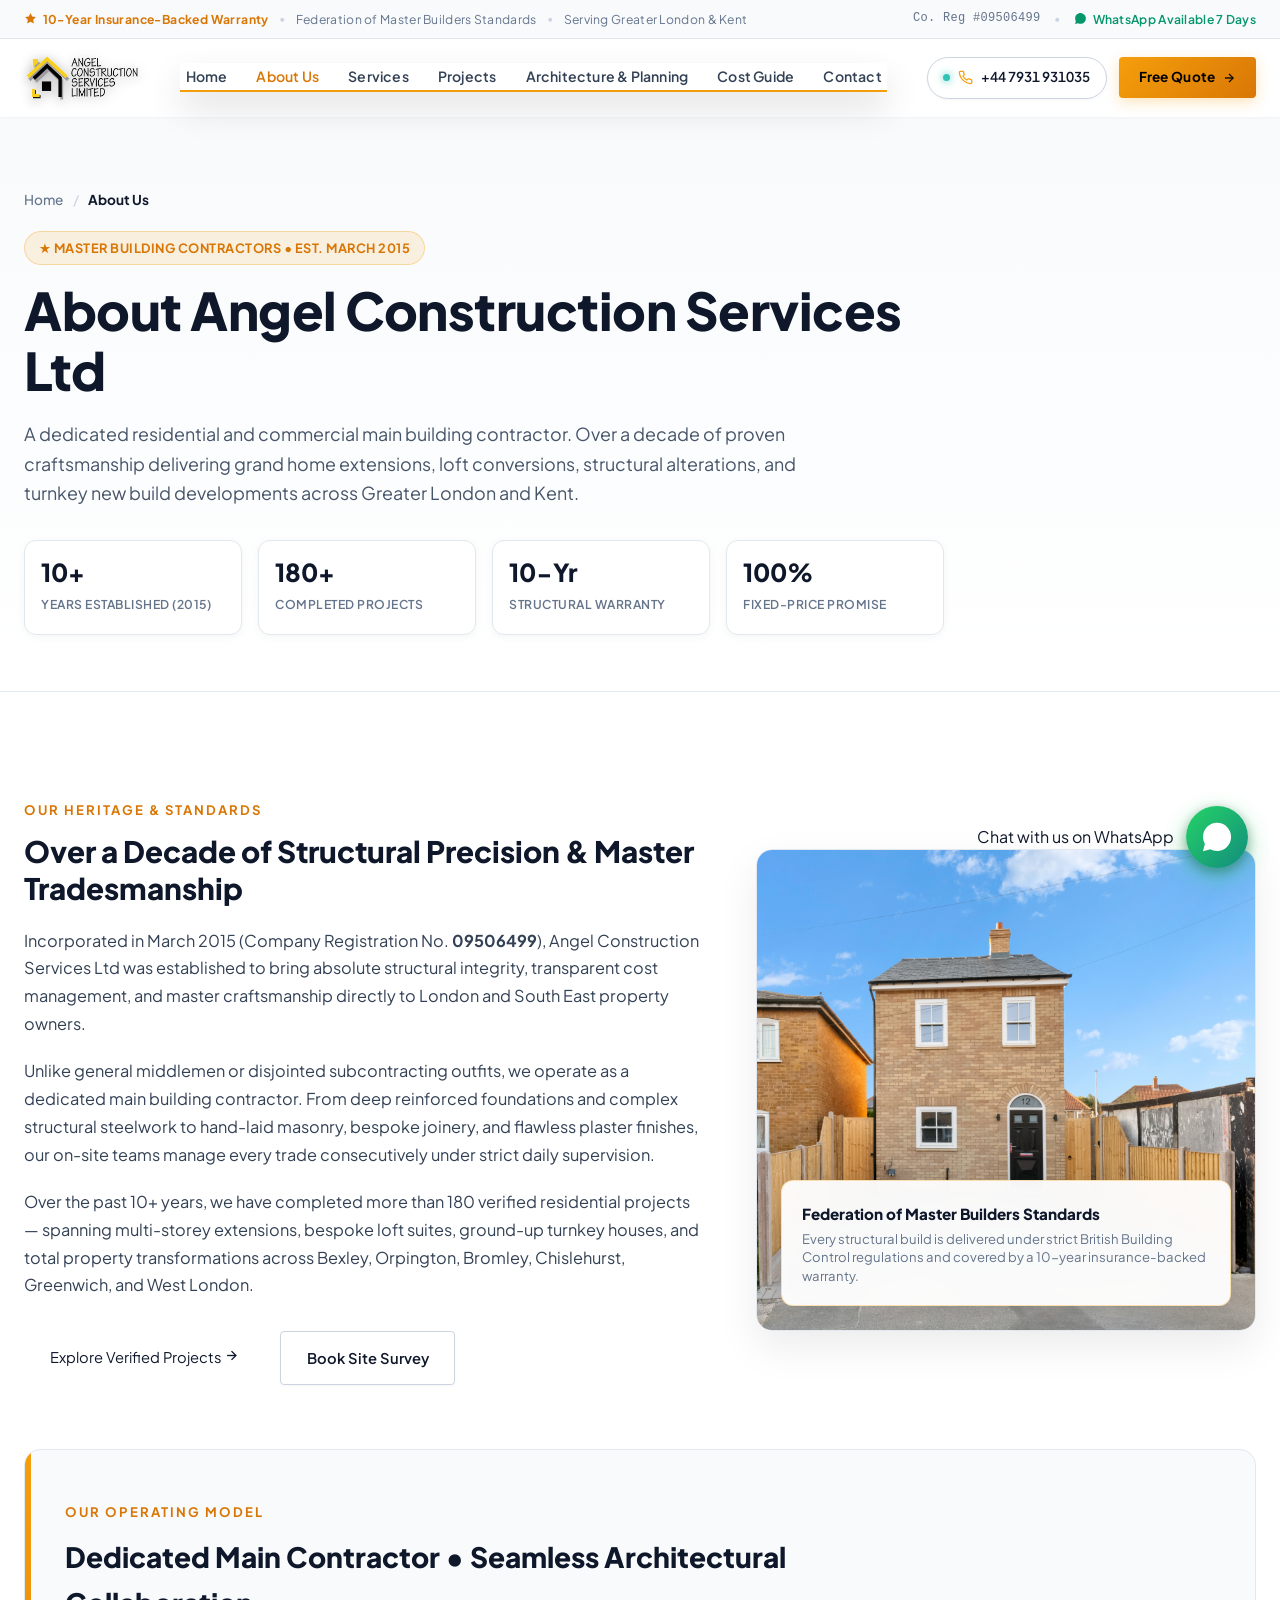
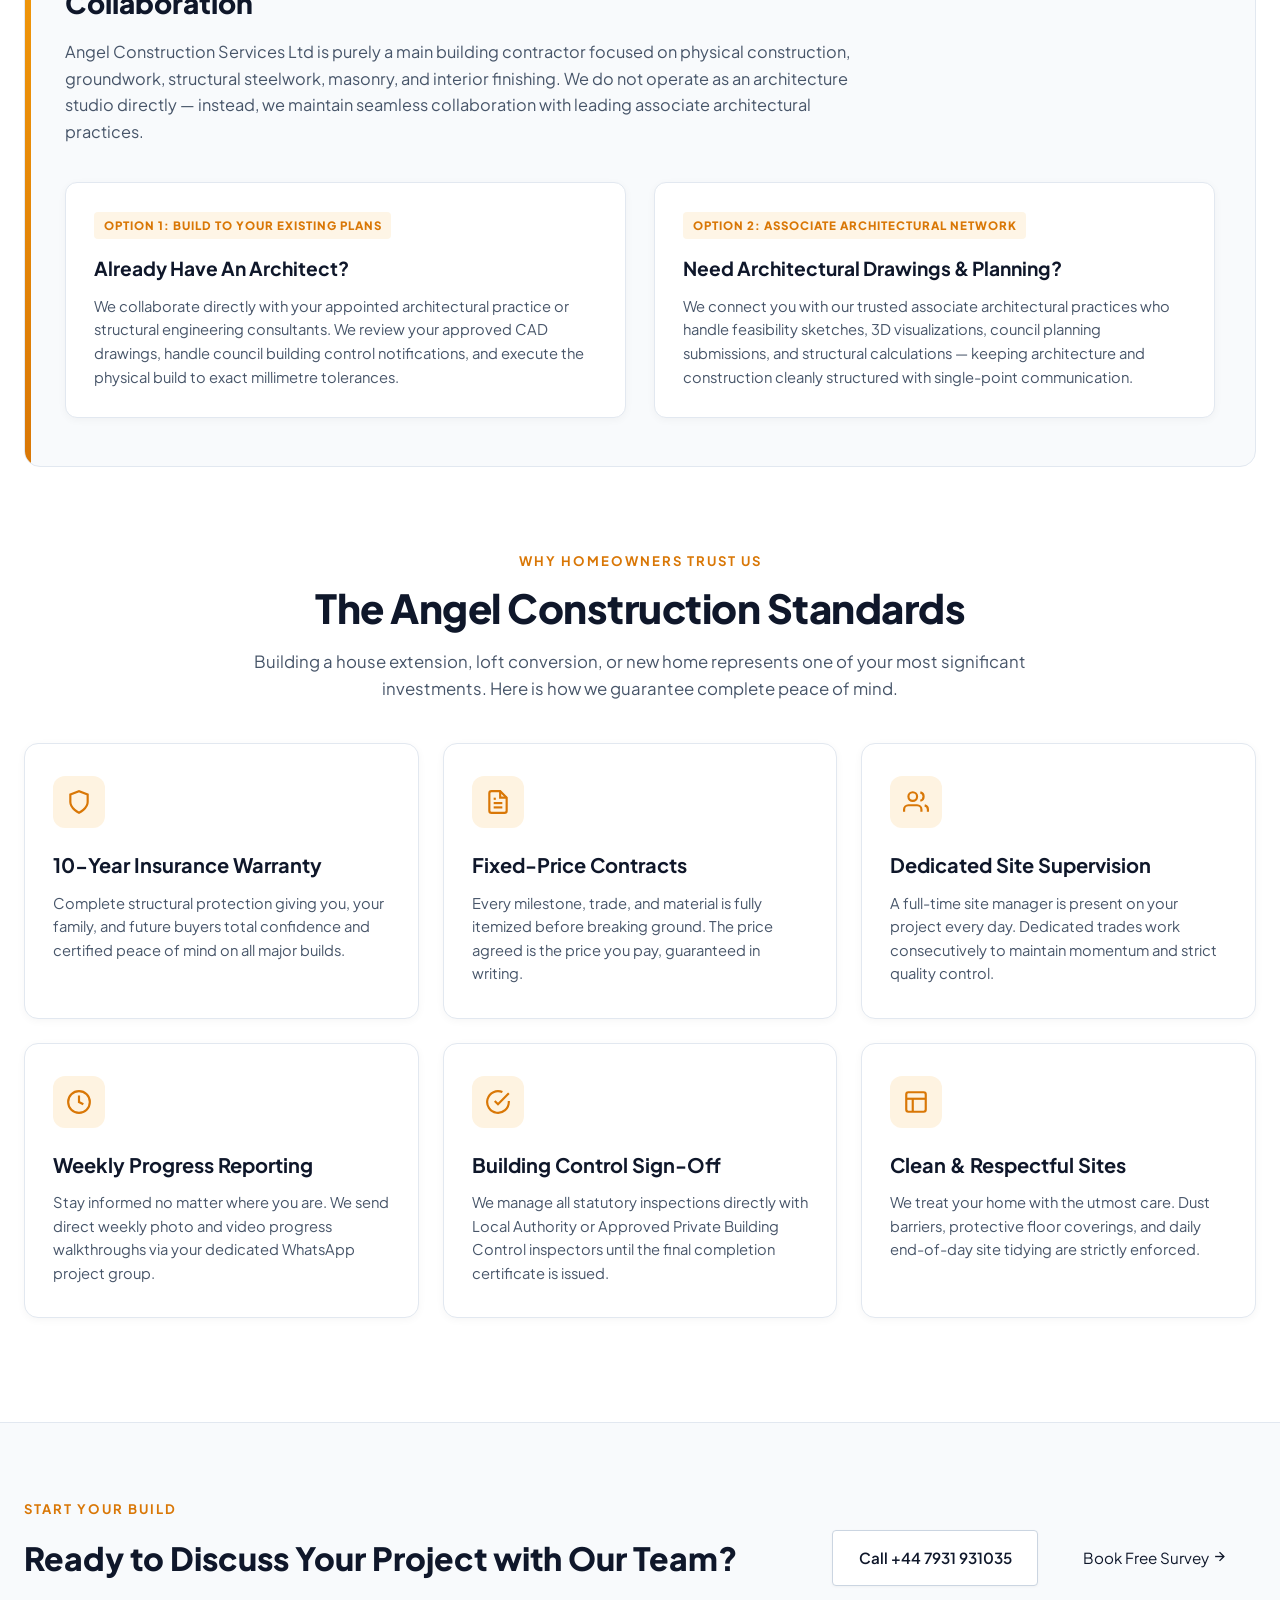
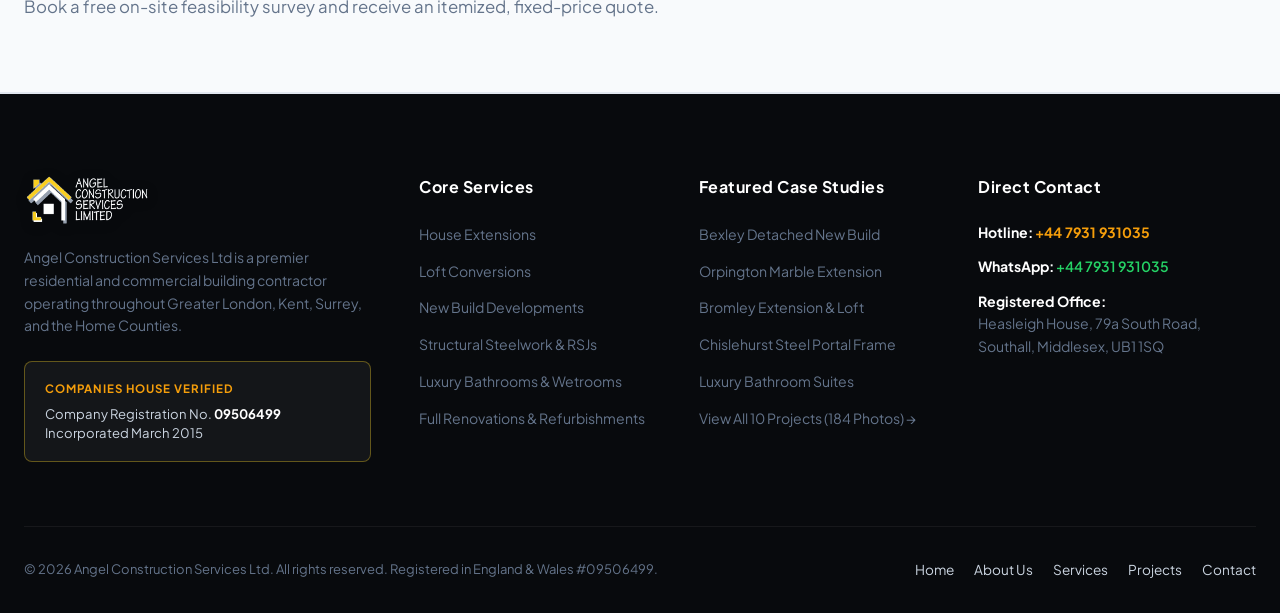
<file: about.html>
<!DOCTYPE html>
<html lang="en">
<head>
  <meta charset="UTF-8">
  <meta name="viewport" content="width=device-width, initial-scale=1.0">
  <title>About Us | Angel Construction Services Ltd | London & Kent Building Contractors</title>
  <meta name="description" content="Learn about Angel Construction Services Ltd (Est. 2015, Reg #09506499). Premier building contractors in Greater London and Kent specializing in extensions, loft conversions, structural steelwork, and turnkey new builds. 10-Year Structural Warranty.">
  <meta name="keywords" content="About Angel Construction Services Ltd, builders London, building contractors Kent, Orpington builders, Chislehurst builders, Bexley builders, FMB standards">
  
  <!-- Favicon -->
  <link rel="icon" type="image/png" href="assets/logo-icon-dark.png">

  <!-- Google Fonts: Plus Jakarta Sans -->
  <link rel="preconnect" href="https://fonts.googleapis.com">
  <link rel="preconnect" href="https://fonts.gstatic.com" crossorigin>
  <link href="https://fonts.googleapis.com/css2?family=Plus+Jakarta+Sans:wght@300;400;500;600;700;800&display=swap" rel="stylesheet">

  <!-- Custom Stylesheets -->
  <link rel="stylesheet" href="styles.css">
</head>
<body>

  <!-- ==========================================================================
       TOP NOTIFICATION BAR (ULTRA-CLEAN CREDENTIAL STRIP)
       ========================================================================== -->
  <div class="top-bar">
    <div class="container-wide top-bar-inner">
      <div class="top-bar-left">
        <span class="top-highlight">
          <svg width="13" height="13" viewBox="0 0 24 24" fill="currentColor"><polygon points="12 2 15.09 8.26 22 9.27 17 14.14 18.18 21.02 12 17.77 5.82 21.02 7 14.14 2 9.27 8.91 8.26 12 2"></polygon></svg>
          10-Year Insurance-Backed Warranty
        </span>
        <span class="top-sep">•</span>
        <span>Federation of Master Builders Standards</span>
        <span class="top-sep">•</span>
        <span>Serving Greater London & Kent</span>
      </div>
      <div class="top-bar-right">
        <span class="top-reg">Co. Reg #09506499</span>
        <span class="top-sep">•</span>
        <a href="https://wa.me/447931931035" target="_blank" rel="noopener noreferrer" class="top-wa-link">
          <svg width="13" height="13" viewBox="0 0 24 24" fill="currentColor"><path d="M12.04 2c-5.46 0-9.91 4.45-9.91 9.91 0 1.75.46 3.45 1.32 4.95L2.05 22l5.25-1.38c1.45.79 3.08 1.21 4.74 1.21 5.46 0 9.91-4.45 9.91-9.91 0-2.65-1.03-5.14-2.9-7.01A9.816 9.816 0 0 0 12.04 2z"></path></svg>
          WhatsApp Available 7 Days
        </a>
      </div>
    </div>
  </div>

  <!-- ==========================================================================
       SITE HEADER & NAVIGATION
       ========================================================================== -->
  <header class="site-header">
    <div class="container-wide nav-inner">
      <a href="index.html" class="brand-logo" aria-label="Angel Construction Services Ltd">
        <img src="assets/logo-clean.png" alt="Angel Construction Services Limited" class="site-logo-img">
      </a>

      <!-- Streamlined Clean Navigation -->
      <nav class="main-nav" aria-label="Main Navigation">
        <ul class="nav-list">
          <li><a href="index.html" class="nav-link">Home</a></li>
          <li><a href="about.html" class="nav-link active">About Us</a></li>
          <li><a href="services.html" class="nav-link">Services</a></li>
          <li><a href="projects.html" class="nav-link">Projects</a></li>
          <li><a href="architecture.html" class="nav-link">Architecture & Planning</a></li>
          <li><a href="index.html#calculator" class="nav-link">Cost Guide</a></li>
          <li><a href="contact.html" class="nav-link">Contact</a></li>
        </ul>

        <!-- Mobile Drawer Action Buttons -->
        <div class="mobile-nav-actions">
          <a href="contact.html" class="drawer-btn-quote">
            <span>Request Free Quote</span>
            <svg width="15" height="15" viewBox="0 0 24 24" fill="none" stroke="currentColor" stroke-width="2.2"><line x1="5" y1="12" x2="19" y2="12"></line><polyline points="12 5 19 12 12 19"></polyline></svg>
          </a>
          <div class="drawer-contact-links">
            <a href="tel:+447931931035" class="drawer-btn-call">
              <svg width="15" height="15" viewBox="0 0 24 24" fill="none" stroke="currentColor" stroke-width="2"><path d="M22 16.92v3a2 2 0 0 1-2.18 2 19.79 19.79 0 0 1-8.63-3.07 19.5 19.5 0 0 1-6-6 19.79 19.79 0 0 1-3.07-8.67A2 2 0 0 1 4.11 2h3a2 2 0 0 1 2 1.72 12.84 12.84 0 0 0 .7 2.81 2 2 0 0 1-.45 2.11L8.09 9.91a16 16 0 0 0 6 6l1.27-1.27a2 2 0 0 1 2.11-.45 12.84 12.84 0 0 0 2.81.7A2 2 0 0 1 22 16.92z"></path></svg>
              <span>+44 7931 931035</span>
            </a>
            <a href="https://wa.me/447931931035" target="_blank" rel="noopener noreferrer" class="drawer-btn-wa">
              <svg width="15" height="15" viewBox="0 0 24 24" fill="currentColor"><path d="M12.04 2c-5.46 0-9.91 4.45-9.91 9.91 0 1.75.46 3.45 1.32 4.95L2.05 22l5.25-1.38c1.45.79 3.08 1.21 4.74 1.21 5.46 0 9.91-4.45 9.91-9.91 0-2.65-1.03-5.14-2.9-7.01A9.816 9.816 0 0 0 12.04 2z"></path></svg>
              <span>WhatsApp</span>
            </a>
          </div>
          <div class="drawer-meta-badge">
            <span>FMB Standards • 10-Yr Warranty • Reg #09506499</span>
          </div>
        </div>
      </nav>

      <!-- Right Action Group -->
      <div class="nav-actions">
        <a href="tel:+447931931035" class="nav-phone-pill" title="Call Angel Construction Services Ltd">
          <span class="live-dot" aria-hidden="true"></span>
          <svg width="15" height="15" viewBox="0 0 24 24" fill="none" stroke="currentColor" stroke-width="2"><path d="M22 16.92v3a2 2 0 0 1-2.18 2 19.79 19.79 0 0 1-8.63-3.07 19.5 19.5 0 0 1-6-6 19.79 19.79 0 0 1-3.07-8.67A2 2 0 0 1 4.11 2h3a2 2 0 0 1 2 1.72 12.84 12.84 0 0 0 .7 2.81 2 2 0 0 1-.45 2.11L8.09 9.91a16 16 0 0 0 6 6l1.27-1.27a2 2 0 0 1 2.11-.45 12.84 12.84 0 0 0 2.81.7A2 2 0 0 1 22 16.92z"></path></svg>
          <span class="phone-number-text">+44 7931 931035</span>
        </a>

        <a href="tel:+447931931035" class="nav-mobile-call-icon" aria-label="Call +44 7931 931035">
          <svg width="17" height="17" viewBox="0 0 24 24" fill="none" stroke="currentColor" stroke-width="2.2"><path d="M22 16.92v3a2 2 0 0 1-2.18 2 19.79 19.79 0 0 1-8.63-3.07 19.5 19.5 0 0 1-6-6 19.79 19.79 0 0 1-3.07-8.67A2 2 0 0 1 4.11 2h3a2 2 0 0 1 2 1.72 12.84 12.84 0 0 0 .7 2.81 2 2 0 0 1-.45 2.11L8.09 9.91a16 16 0 0 0 6 6l1.27-1.27a2 2 0 0 1 2.11-.45 12.84 12.84 0 0 0 2.81.7A2 2 0 0 1 22 16.92z"></path></svg>
        </a>

        <a href="contact.html" class="nav-cta-btn">
          <span>Free Quote</span>
          <svg width="14" height="14" viewBox="0 0 24 24" fill="none" stroke="currentColor" stroke-width="2.2"><line x1="5" y1="12" x2="19" y2="12"></line><polyline points="12 5 19 12 12 19"></polyline></svg>
        </a>

        <button class="mobile-menu-toggle" id="mobileMenuToggle" aria-label="Toggle Navigation Menu" aria-expanded="false">
          <span class="hamburger-bar bar-1"></span>
          <span class="hamburger-bar bar-2"></span>
          <span class="hamburger-bar bar-3"></span>
        </button>
      </div>
    </div>
  </header>

  <!-- ==========================================================================
       PAGE HERO / BREADCRUMB BANNER
       ========================================================================== -->
  <section class="page-hero">
    <div class="container-wide">
      <div class="page-hero-inner">
        <nav class="breadcrumb-nav" aria-label="Breadcrumb">
          <a href="index.html">Home</a>
          <span class="breadcrumb-sep">/</span>
          <span class="breadcrumb-current">About Us</span>
        </nav>
        <div class="page-hero-tag">★ Master Building Contractors • Est. March 2015</div>
        <h1 class="page-hero-title">About Angel Construction Services Ltd</h1>
        <p class="page-hero-desc">
          A dedicated residential and commercial main building contractor. Over a decade of proven craftsmanship delivering grand home extensions, loft conversions, structural alterations, and turnkey new build developments across Greater London and Kent.
        </p>

        <div class="page-hero-quick-stats">
          <div class="quick-stat-box">
            <strong>10+</strong>
            <span>Years Established (2015)</span>
          </div>
          <div class="quick-stat-box">
            <strong>180+</strong>
            <span>Completed Projects</span>
          </div>
          <div class="quick-stat-box">
            <strong>10-Yr</strong>
            <span>Structural Warranty</span>
          </div>
          <div class="quick-stat-box">
            <strong>100%</strong>
            <span>Fixed-Price Promise</span>
          </div>
        </div>
      </div>
    </div>
  </section>

  <!-- ==========================================================================
       OUR STORY & BACKGROUND
       ========================================================================== -->
  <section class="section-pad">
    <div class="container-wide">
      <div class="about-story-grid">
        <div class="about-story-content">
          <span class="section-subtitle">Our Heritage & Standards</span>
          <h3>Over a Decade of Structural Precision & Master Tradesmanship</h3>
          <p>
            Incorporated in March 2015 (Company Registration No. <strong>09506499</strong>), Angel Construction Services Ltd was established to bring absolute structural integrity, transparent cost management, and master craftsmanship directly to London and South East property owners.
          </p>
          <p>
            Unlike general middlemen or disjointed subcontracting outfits, we operate as a dedicated main building contractor. From deep reinforced foundations and complex structural steelwork to hand-laid masonry, bespoke joinery, and flawless plaster finishes, our on-site teams manage every trade consecutively under strict daily supervision.
          </p>
          <p>
            Over the past 10+ years, we have completed more than 180 verified residential projects — spanning multi-storey extensions, bespoke loft suites, ground-up turnkey houses, and total property transformations across Bexley, Orpington, Bromley, Chislehurst, Greenwich, and West London.
          </p>
          
          <div style="margin-top: 2rem; display: flex; gap: 1rem; flex-wrap: wrap;">
            <a href="projects.html" class="cta-btn-gold" style="padding: 0.85rem 1.6rem; font-size: 0.92rem;">
              <span>Explore Verified Projects</span>
              <svg width="15" height="15" viewBox="0 0 24 24" fill="none" stroke="currentColor" stroke-width="2.2"><line x1="5" y1="12" x2="19" y2="12"></line><polyline points="12 5 19 12 12 19"></polyline></svg>
            </a>
            <a href="contact.html" class="btn-hero-secondary" style="padding: 0.85rem 1.6rem; font-size: 0.92rem;">
              <span>Book Site Survey</span>
            </a>
          </div>
        </div>

        <div class="about-visual-card">
          <img src="assets/projects/project-1-new-build/img-01.jpg" alt="Angel Construction Turnkey House Build" class="about-visual-img">
          <div class="about-floating-callout">
            <h5>Federation of Master Builders Standards</h5>
            <p>Every structural build is delivered under strict British Building Control regulations and covered by a 10-year insurance-backed warranty.</p>
          </div>
        </div>
      </div>

      <!-- ==========================================================================
           ASSOCIATE ARCHITECTURAL PRACTICE COLLABORATION
           ========================================================================== -->
      <div class="associate-arch-box">
        <div class="associate-arch-head">
          <span class="section-subtitle">Our Operating Model</span>
          <h3>Dedicated Main Contractor • Seamless Architectural Collaboration</h3>
          <p>
            Angel Construction Services Ltd is purely a main building contractor focused on physical construction, groundwork, structural steelwork, masonry, and interior finishing. We do not operate as an architecture studio directly — instead, we maintain seamless collaboration with leading associate architectural practices.
          </p>
        </div>

        <div class="associate-pillars-grid">
          <div class="associate-pillar-item">
            <span class="pillar-badge">Option 1: Build to Your Existing Plans</span>
            <h4>Already Have An Architect?</h4>
            <p>
              We collaborate directly with your appointed architectural practice or structural engineering consultants. We review your approved CAD drawings, handle council building control notifications, and execute the physical build to exact millimetre tolerances.
            </p>
          </div>

          <div class="associate-pillar-item">
            <span class="pillar-badge">Option 2: Associate Architectural Network</span>
            <h4>Need Architectural Drawings & Planning?</h4>
            <p>
              We connect you with our trusted associate architectural practices who handle feasibility sketches, 3D visualizations, council planning submissions, and structural calculations — keeping architecture and construction cleanly structured with single-point communication.
            </p>
          </div>
        </div>
      </div>

      <!-- ==========================================================================
           OUR CORE VALUES & COMMITMENTS
           ========================================================================== -->
      <div class="section-head" style="margin-top: 5rem; margin-bottom: 2.5rem;">
        <span class="section-subtitle">Why Homeowners Trust Us</span>
        <h2 class="section-title">The Angel Construction Standards</h2>
        <p class="section-desc">
          Building a house extension, loft conversion, or new home represents one of your most significant investments. Here is how we guarantee complete peace of mind.
        </p>
      </div>

      <div class="values-grid">
        <div class="value-card">
          <div class="value-icon">
            <svg width="26" height="26" viewBox="0 0 24 24" fill="none" stroke="currentColor" stroke-width="2"><path d="M12 22s8-4 8-10V5l-8-3-8 3v7c0 6 8 10 8 10z"></path></svg>
          </div>
          <h4>10-Year Insurance Warranty</h4>
          <p>Complete structural protection giving you, your family, and future buyers total confidence and certified peace of mind on all major builds.</p>
        </div>

        <div class="value-card">
          <div class="value-icon">
            <svg width="26" height="26" viewBox="0 0 24 24" fill="none" stroke="currentColor" stroke-width="2"><path d="M14 2H6a2 2 0 0 0-2 2v16a2 2 0 0 0 2 2h12a2 2 0 0 0 2-2V8z"></path><polyline points="14 2 14 8 20 8"></polyline><line x1="16" y1="13" x2="8" y2="13"></line><line x1="16" y1="17" x2="8" y2="17"></line><polyline points="10 9 9 9 8 9"></polyline></svg>
          </div>
          <h4>Fixed-Price Contracts</h4>
          <p>Every milestone, trade, and material is fully itemized before breaking ground. The price agreed is the price you pay, guaranteed in writing.</p>
        </div>

        <div class="value-card">
          <div class="value-icon">
            <svg width="26" height="26" viewBox="0 0 24 24" fill="none" stroke="currentColor" stroke-width="2"><path d="M17 21v-2a4 4 0 0 0-4-4H5a4 4 0 0 0-4 4v2"></path><circle cx="9" cy="7" r="4"></circle><path d="M23 21v-2a4 4 0 0 0-3-3.87"></path><path d="M16 3.13a4 4 0 0 1 0 7.75"></path></svg>
          </div>
          <h4>Dedicated Site Supervision</h4>
          <p>A full-time site manager is present on your project every day. Dedicated trades work consecutively to maintain momentum and strict quality control.</p>
        </div>

        <div class="value-card">
          <div class="value-icon">
            <svg width="26" height="26" viewBox="0 0 24 24" fill="none" stroke="currentColor" stroke-width="2"><circle cx="12" cy="12" r="10"></circle><polyline points="12 6 12 12 16 14"></polyline></svg>
          </div>
          <h4>Weekly Progress Reporting</h4>
          <p>Stay informed no matter where you are. We send direct weekly photo and video progress walkthroughs via your dedicated WhatsApp project group.</p>
        </div>

        <div class="value-card">
          <div class="value-icon">
            <svg width="26" height="26" viewBox="0 0 24 24" fill="none" stroke="currentColor" stroke-width="2"><path d="M22 11.08V12a10 10 0 1 1-5.93-9.14"></path><polyline points="22 4 12 14.01 9 11.01"></polyline></svg>
          </div>
          <h4>Building Control Sign-Off</h4>
          <p>We manage all statutory inspections directly with Local Authority or Approved Private Building Control inspectors until the final completion certificate is issued.</p>
        </div>

        <div class="value-card">
          <div class="value-icon">
            <svg width="26" height="26" viewBox="0 0 24 24" fill="none" stroke="currentColor" stroke-width="2"><rect x="3" y="3" width="18" height="18" rx="2" ry="2"></rect><line x1="3" y1="9" x2="21" y2="9"></line><line x1="9" y1="21" x2="9" y2="9"></line></svg>
          </div>
          <h4>Clean & Respectful Sites</h4>
          <p>We treat your home with the utmost care. Dust barriers, protective floor coverings, and daily end-of-day site tidying are strictly enforced.</p>
        </div>
      </div>
    </div>
  </section>

  <!-- ==========================================================================
       CALL TO ACTION BANNER
       ========================================================================== -->
  <section class="section-pad-sm" style="background: #f8fafc; border-top: 1px solid #e2e8f0; border-bottom: 1px solid #e2e8f0;">
    <div class="container-wide">
      <div style="display: flex; justify-content: space-between; align-items: center; flex-wrap: wrap; gap: 2rem;">
        <div>
          <span class="section-subtitle">Start Your Build</span>
          <h2 style="font-size: 2rem; font-weight: 800; color: #0f172a; margin-bottom: 0.5rem;">Ready to Discuss Your Project with Our Team?</h2>
          <p style="color: #64748b; font-size: 1.05rem; margin: 0;">Book a free on-site feasibility survey and receive an itemized, fixed-price quote.</p>
        </div>
        <div style="display: flex; gap: 1rem; align-items: center; flex-wrap: wrap;">
          <a href="tel:+447931931035" class="btn-hero-secondary" style="padding: 0.9rem 1.6rem; font-size: 0.95rem;">
            <span>Call +44 7931 931035</span>
          </a>
          <a href="contact.html" class="cta-btn-gold" style="padding: 0.9rem 1.8rem; font-size: 0.95rem;">
            <span>Book Free Survey</span>
            <svg width="15" height="15" viewBox="0 0 24 24" fill="none" stroke="currentColor" stroke-width="2.2"><line x1="5" y1="12" x2="19" y2="12"></line><polyline points="12 5 19 12 12 19"></polyline></svg>
          </a>
        </div>
      </div>
    </div>
  </section>

  <!-- ==========================================================================
       SITE FOOTER
       ========================================================================== -->
  <footer class="site-footer">
    <div class="container-wide">
      <div class="footer-top-grid">
        <div class="footer-col">
          <a href="index.html" class="brand-logo footer-logo" aria-label="Angel Construction Services Ltd" style="margin-bottom: 1.25rem;">
            <img src="assets/logo-dark-mode-cropped.png" alt="Angel Construction Services Limited" class="site-logo-img footer-logo-img">
          </a>
          <p>
            Angel Construction Services Ltd is a premier residential and commercial building contractor operating throughout Greater London, Kent, Surrey, and the Home Counties.
          </p>
          <div class="footer-badge-box">
            <span>Companies House Verified</span>
            <p>Company Registration No. <strong>09506499</strong><br>Incorporated March 2015</p>
          </div>
        </div>

        <div class="footer-col">
          <h5>Core Services</h5>
          <ul class="footer-nav-list">
            <li><a href="services.html#extensions">House Extensions</a></li>
            <li><a href="services.html#lofts">Loft Conversions</a></li>
            <li><a href="services.html#new-builds">New Build Developments</a></li>
            <li><a href="services.html#structural">Structural Steelwork & RSJs</a></li>
            <li><a href="services.html#bathrooms">Luxury Bathrooms & Wetrooms</a></li>
            <li><a href="services.html#renovations">Full Renovations & Refurbishments</a></li>
          </ul>
        </div>

        <div class="footer-col">
          <h5>Featured Case Studies</h5>
          <ul class="footer-nav-list">
            <li><a href="projects.html?project=bexley-new-build">Bexley Detached New Build</a></li>
            <li><a href="projects.html?project=orpington-marble-extension">Orpington Marble Extension</a></li>
            <li><a href="projects.html?project=bromley-extension-loft">Bromley Extension & Loft</a></li>
            <li><a href="projects.html?project=chislehurst-steelwork">Chislehurst Steel Portal Frame</a></li>
            <li><a href="projects.html?project=luxury-bathrooms">Luxury Bathroom Suites</a></li>
            <li><a href="projects.html">View All 10 Projects (184 Photos) →</a></li>
          </ul>
        </div>

        <div class="footer-col">
          <h5>Direct Contact</h5>
          <p style="margin-bottom: 0.75rem;">
            <strong style="color:#ffffff;">Hotline:</strong> <a href="tel:+447931931035" style="color:var(--accent-gold);font-weight:700;">+44 7931 931035</a>
          </p>
          <p style="margin-bottom: 0.75rem;">
            <strong style="color:#ffffff;">WhatsApp:</strong> <a href="https://wa.me/447931931035" target="_blank" rel="noopener noreferrer" style="color:#25d366;font-weight:600;">+44 7931 931035</a>
          </p>
          <p style="margin-bottom: 0.75rem;">
            <strong style="color:#ffffff;">Registered Office:</strong><br>
            Heasleigh House, 79a South Road,<br>
            Southall, Middlesex, UB1 1SQ
          </p>
        </div>
      </div>

      <div class="footer-bottom">
        <p>© 2026 Angel Construction Services Ltd. All rights reserved. Registered in England & Wales #09506499.</p>
        <div class="footer-nav-bottom" style="display:flex;gap:1.25rem;flex-wrap:wrap;font-size:0.85rem;">
          <a href="index.html" style="color:#cbd5e1;text-decoration:none;">Home</a>
          <a href="about.html" style="color:#cbd5e1;text-decoration:none;">About Us</a>
          <a href="services.html" style="color:#cbd5e1;text-decoration:none;">Services</a>
          <a href="projects.html" style="color:#cbd5e1;text-decoration:none;">Projects</a>
          <a href="contact.html" style="color:#cbd5e1;text-decoration:none;">Contact</a>
        </div>
      </div>
    </div>
  </footer>

  <!-- ==========================================================================
       MOBILE STICKY ACTION BAR
       ========================================================================== -->
  <div class="mobile-sticky-bar">
    <div class="mobile-sticky-bar-inner">
      <a href="tel:+447931931035" class="btn-mobile-call" title="Call +44 7931 931035">
        <svg width="15" height="15" viewBox="0 0 24 24" fill="none" stroke="currentColor" stroke-width="2.2"><path d="M22 16.92v3a2 2 0 0 1-2.18 2 19.79 19.79 0 0 1-8.63-3.07 19.5 19.5 0 0 1-6-6 19.79 19.79 0 0 1-3.07-8.67A2 2 0 0 1 4.11 2h3a2 2 0 0 1 2 1.72 12.84 12.84 0 0 0 .7 2.81 2 2 0 0 1-.45 2.11L8.09 9.91a16 16 0 0 0 6 6l1.27-1.27a2 2 0 0 1 2.11-.45 12.84 12.84 0 0 0 2.81.7A2 2 0 0 1 22 16.92z"></path></svg>
        <span>Call Now</span>
      </a>
      <a href="https://wa.me/447931931035" target="_blank" rel="noopener noreferrer" class="btn-mobile-wa" title="WhatsApp +44 7931 931035">
        <svg width="15" height="15" viewBox="0 0 24 24" fill="currentColor"><path d="M12.04 2c-5.46 0-9.91 4.45-9.91 9.91 0 1.75.46 3.45 1.32 4.95L2.05 22l5.25-1.38c1.45.79 3.08 1.21 4.74 1.21 5.46 0 9.91-4.45 9.91-9.91 0-2.65-1.03-5.14-2.9-7.01A9.816 9.816 0 0 0 12.04 2z"></path></svg>
        <span>WhatsApp</span>
      </a>
    </div>
  </div>

  <!-- ==========================================================================
       FLOATING WHATSAPP BUTTON (DESKTOP)
       ========================================================================== -->
  <div class="floating-whatsapp">
    <div class="whatsapp-prompt">
      <span class="whatsapp-prompt-dot"></span>
      <span>Chat with us on WhatsApp</span>
    </div>
    <a href="https://wa.me/447931931035" target="_blank" rel="noopener noreferrer" class="whatsapp-float-btn" aria-label="Chat on WhatsApp">
      <svg width="34" height="34" viewBox="0 0 24 24" fill="currentColor"><path d="M12.04 2c-5.46 0-9.91 4.45-9.91 9.91 0 1.75.46 3.45 1.32 4.95L2.05 22l5.25-1.38c1.45.79 3.08 1.21 4.74 1.21 5.46 0 9.91-4.45 9.91-9.91 0-2.65-1.03-5.14-2.9-7.01A9.816 9.816 0 0 0 12.04 2z"></path></svg>
    </a>
  </div>

  <!-- JavaScript -->
  <script src="script.js"></script>
</body>
</html>
</file>
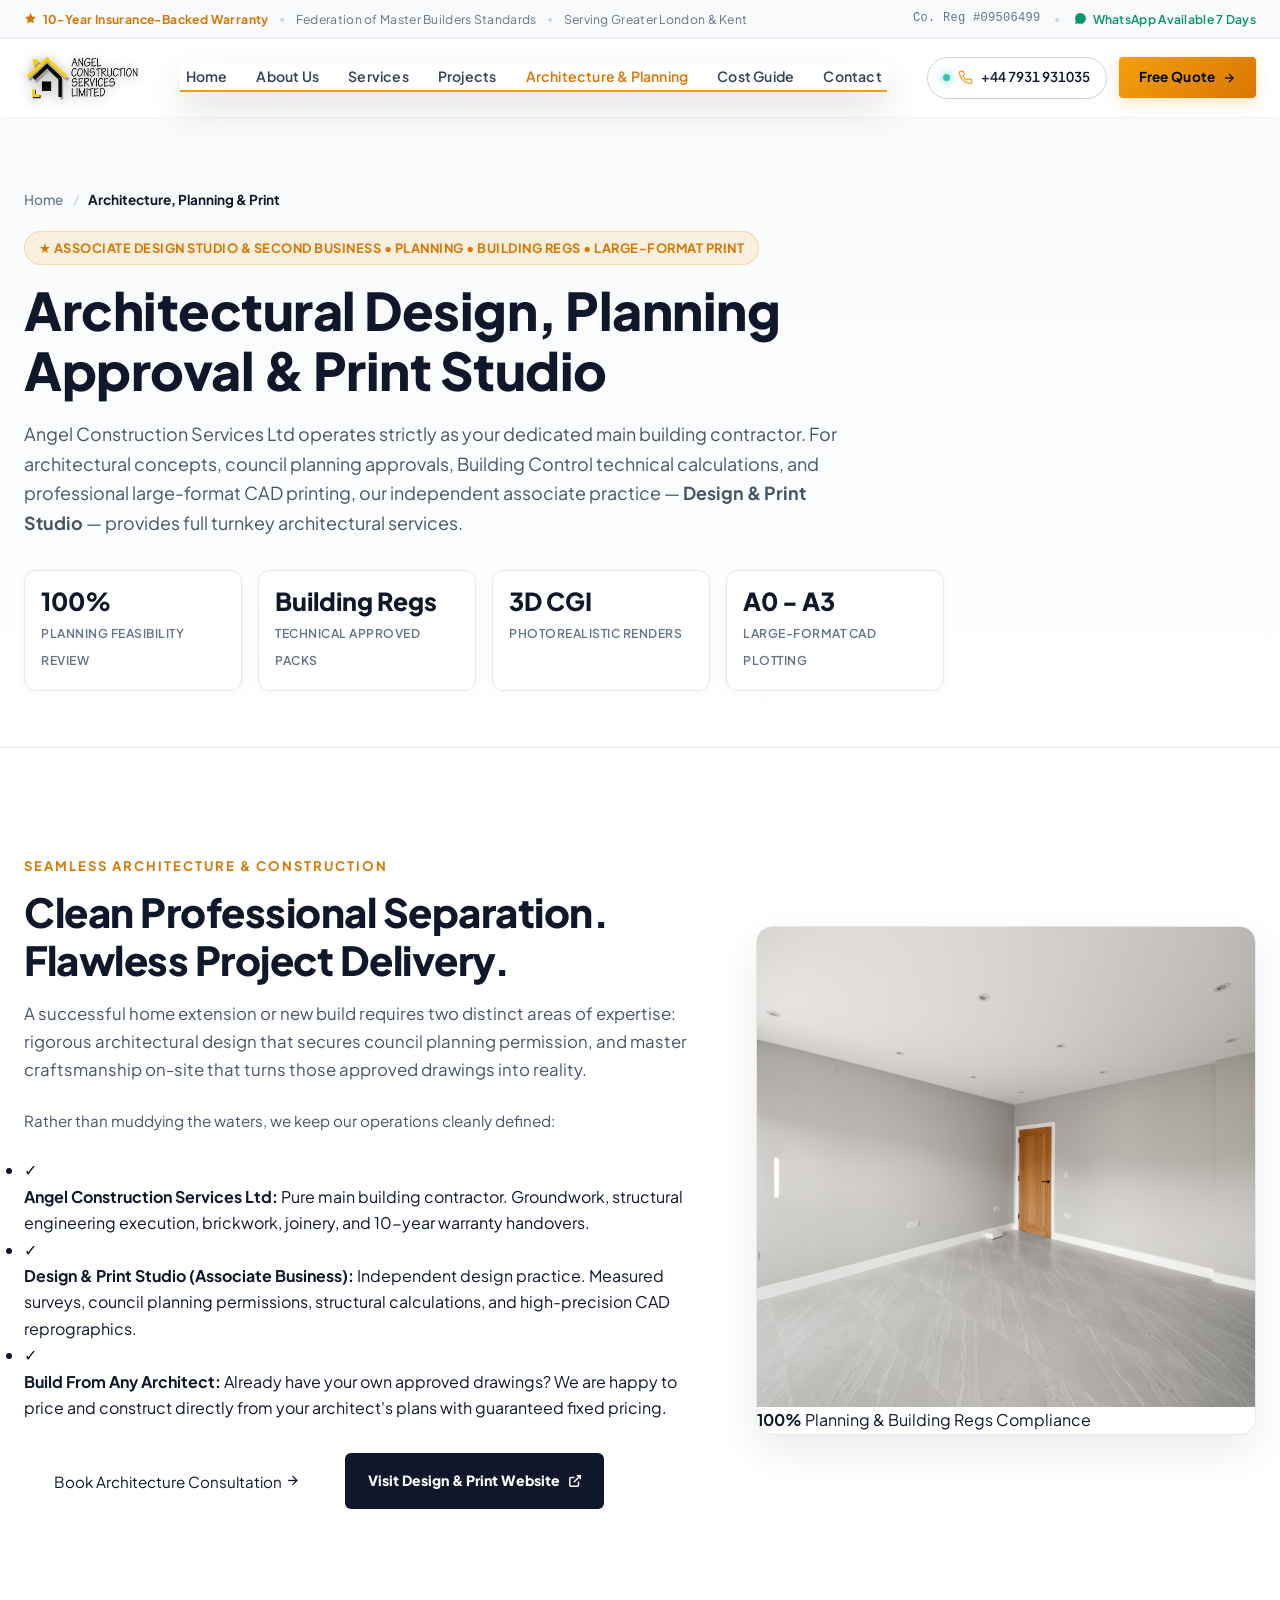
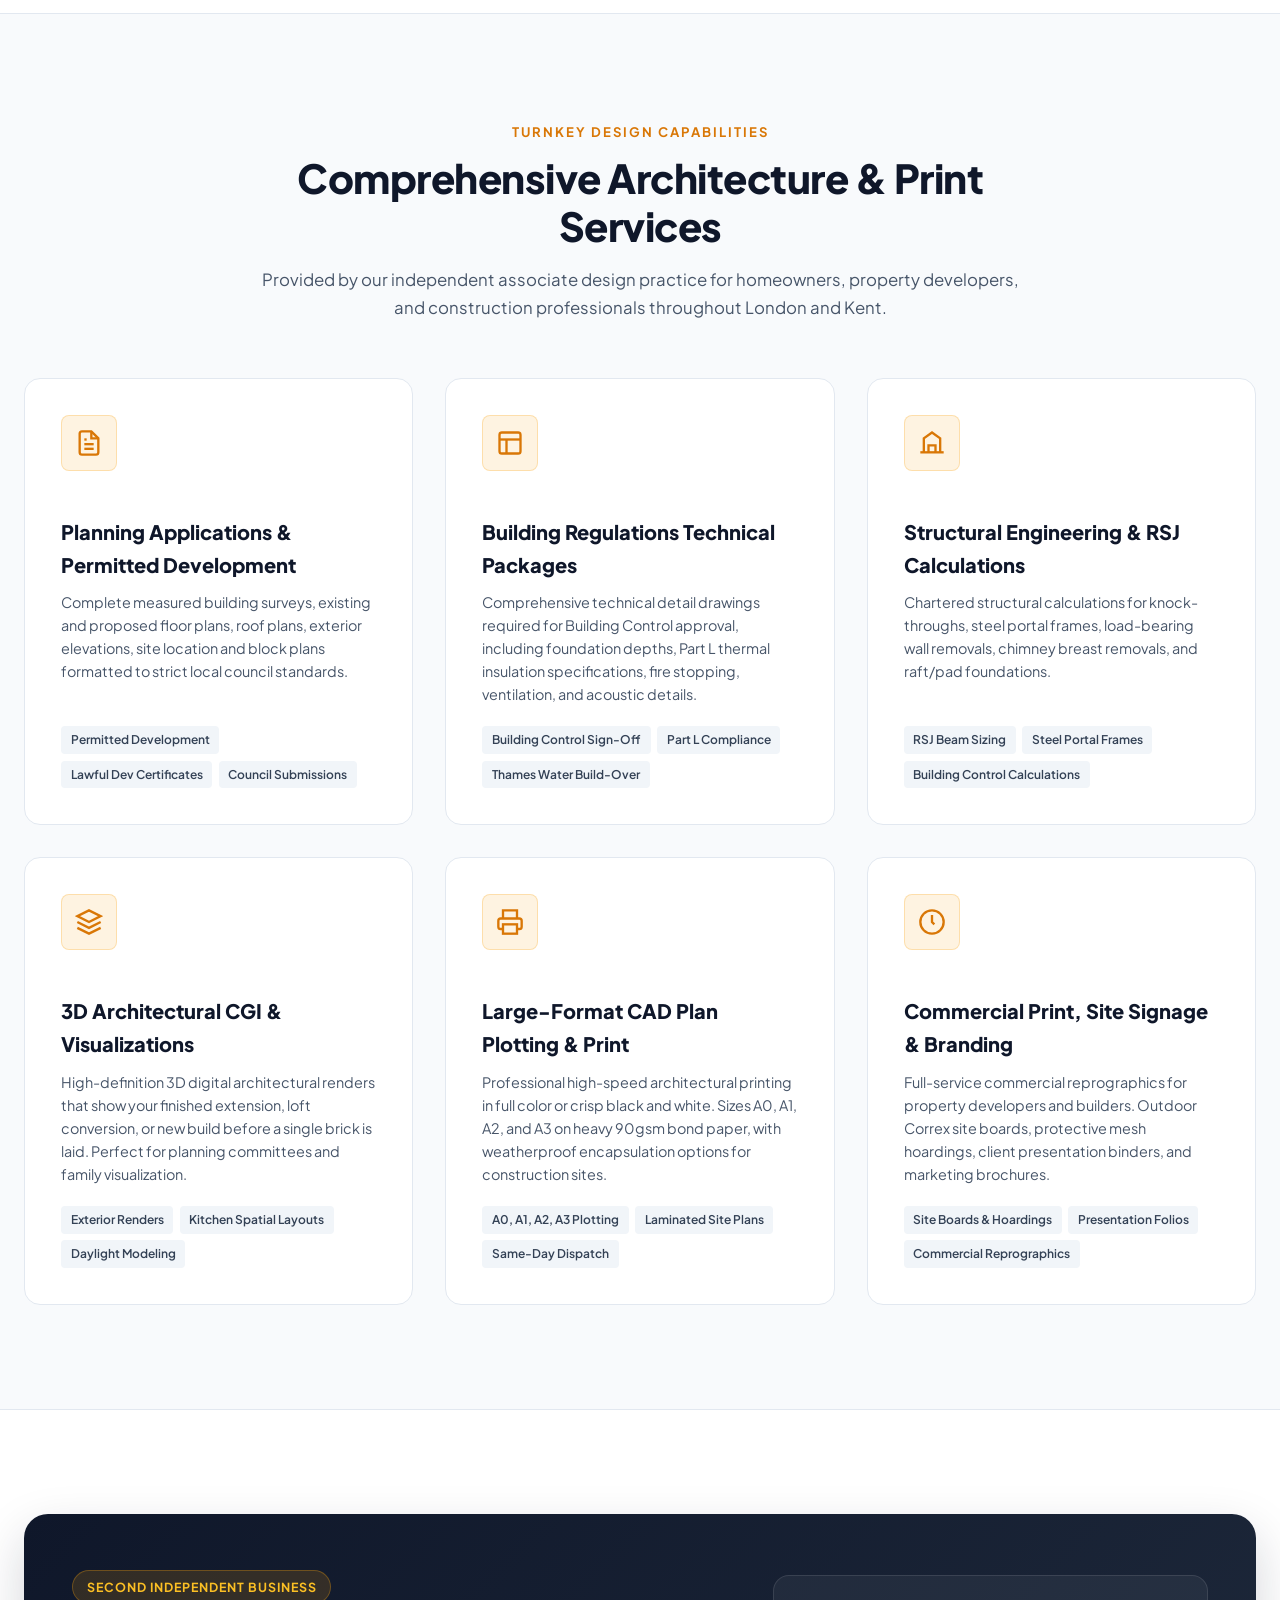
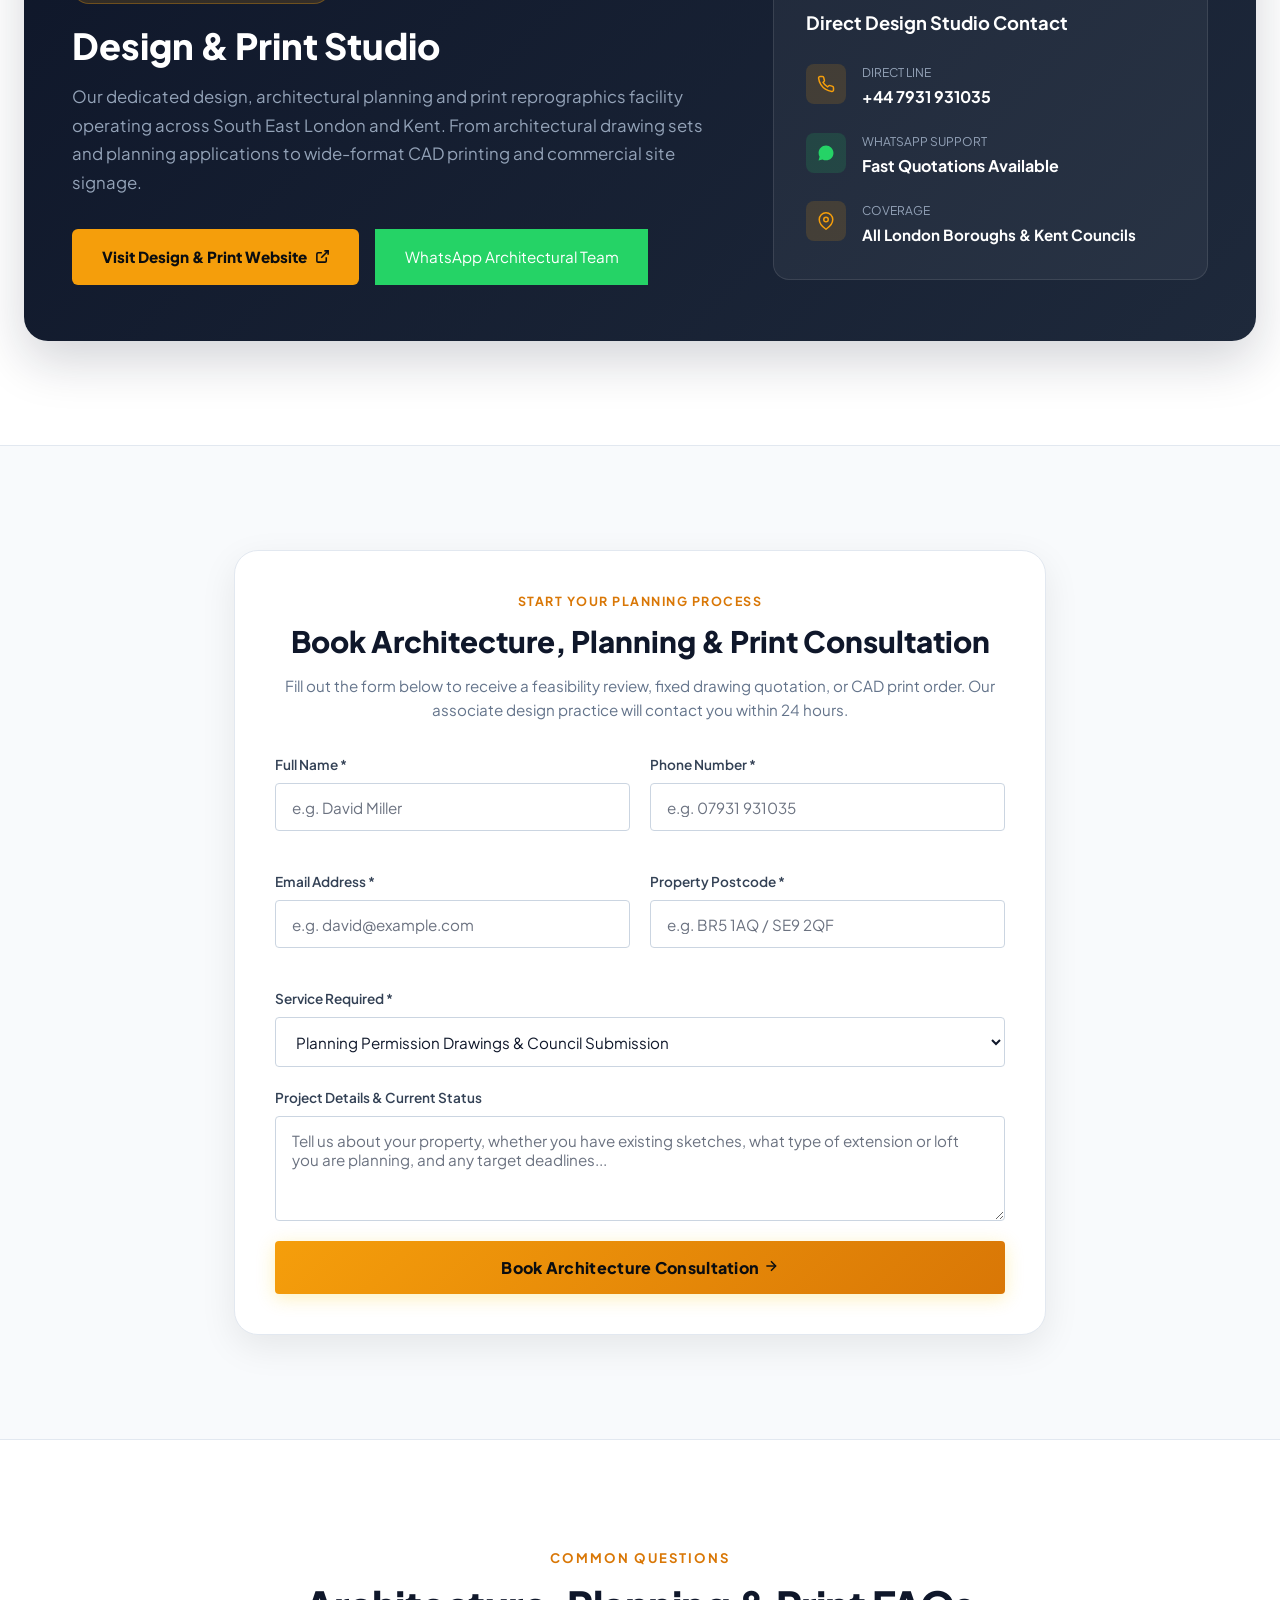
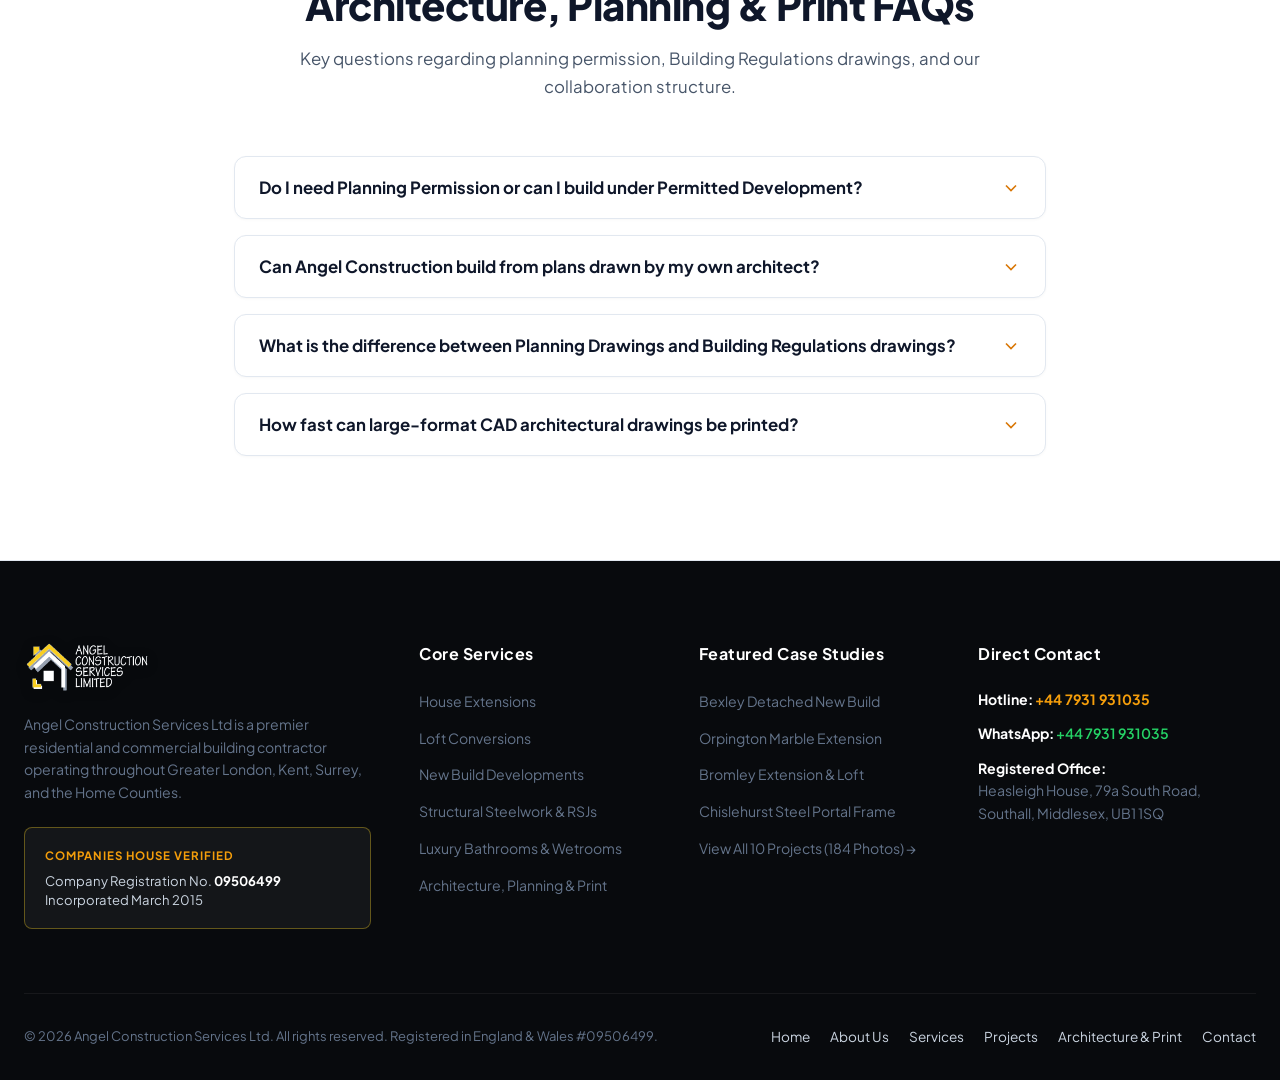
<file: architecture.html>
<!DOCTYPE html>
<html lang="en">
<head>
  <meta charset="UTF-8">
  <meta name="viewport" content="width=device-width, initial-scale=1.0">
  <title>Architecture, Planning & Print Partner | Design & Print Studio | Angel Construction Services Ltd</title>
  <meta name="description" content="Explore our associate practice: Design & Print Studio. Specialist architectural floor plans, London council planning permission, Building Regulations packs, 3D CGI renders, and large-format CAD plan printing.">
  <meta name="keywords" content="Architectural drawings London, planning permission Kent, building regulations drawings, CAD plan printing, permitted development, architectural CGI, Angel Construction associate">
  
  <!-- Favicon -->
  <link rel="icon" type="image/png" href="assets/logo-icon-dark.png">

  <!-- Google Fonts: Plus Jakarta Sans -->
  <link rel="preconnect" href="https://fonts.googleapis.com">
  <link rel="preconnect" href="https://fonts.gstatic.com" crossorigin>
  <link href="https://fonts.googleapis.com/css2?family=Plus+Jakarta+Sans:wght@300;400;500;600;700;800&display=swap" rel="stylesheet">

  <!-- Custom Stylesheets -->
  <link rel="stylesheet" href="styles.css">
</head>
<body>

  <!-- ==========================================================================
       TOP NOTIFICATION BAR (ULTRA-CLEAN CREDENTIAL STRIP)
       ========================================================================== -->
  <div class="top-bar">
    <div class="container-wide top-bar-inner">
      <div class="top-bar-left">
        <span class="top-highlight">
          <svg width="13" height="13" viewBox="0 0 24 24" fill="currentColor"><polygon points="12 2 15.09 8.26 22 9.27 17 14.14 18.18 21.02 12 17.77 5.82 21.02 7 14.14 2 9.27 8.91 8.26 12 2"></polygon></svg>
          10-Year Insurance-Backed Warranty
        </span>
        <span class="top-sep">•</span>
        <span>Federation of Master Builders Standards</span>
        <span class="top-sep">•</span>
        <span>Serving Greater London & Kent</span>
      </div>
      <div class="top-bar-right">
        <span class="top-reg">Co. Reg #09506499</span>
        <span class="top-sep">•</span>
        <a href="https://wa.me/447931931035" target="_blank" rel="noopener noreferrer" class="top-wa-link">
          <svg width="13" height="13" viewBox="0 0 24 24" fill="currentColor"><path d="M12.04 2c-5.46 0-9.91 4.45-9.91 9.91 0 1.75.46 3.45 1.32 4.95L2.05 22l5.25-1.38c1.45.79 3.08 1.21 4.74 1.21 5.46 0 9.91-4.45 9.91-9.91 0-2.65-1.03-5.14-2.9-7.01A9.816 9.816 0 0 0 12.04 2z"></path></svg>
          WhatsApp Available 7 Days
        </a>
      </div>
    </div>
  </div>

  <!-- ==========================================================================
       SITE HEADER & NAVIGATION
       ========================================================================== -->
  <header class="site-header">
    <div class="container-wide nav-inner">
      <a href="index.html" class="brand-logo" aria-label="Angel Construction Services Ltd">
        <img src="assets/logo-clean.png" alt="Angel Construction Services Limited" class="site-logo-img">
      </a>

      <!-- Streamlined Clean Navigation -->
      <nav class="main-nav" aria-label="Main Navigation">
        <ul class="nav-list">
          <li><a href="index.html" class="nav-link">Home</a></li>
          <li><a href="about.html" class="nav-link">About Us</a></li>
          <li><a href="services.html" class="nav-link">Services</a></li>
          <li><a href="projects.html" class="nav-link">Projects</a></li>
          <li><a href="architecture.html" class="nav-link active">Architecture & Planning</a></li>
          <li><a href="index.html#calculator" class="nav-link">Cost Guide</a></li>
          <li><a href="contact.html" class="nav-link">Contact</a></li>
        </ul>

        <!-- Mobile Drawer Action Buttons -->
        <div class="mobile-nav-actions">
          <a href="contact.html" class="drawer-btn-quote">
            <span>Request Free Quote</span>
            <svg width="15" height="15" viewBox="0 0 24 24" fill="none" stroke="currentColor" stroke-width="2.2"><line x1="5" y1="12" x2="19" y2="12"></line><polyline points="12 5 19 12 12 19"></polyline></svg>
          </a>
          <div class="drawer-contact-links">
            <a href="tel:+447931931035" class="drawer-btn-call">
              <svg width="15" height="15" viewBox="0 0 24 24" fill="none" stroke="currentColor" stroke-width="2"><path d="M22 16.92v3a2 2 0 0 1-2.18 2 19.79 19.79 0 0 1-8.63-3.07 19.5 19.5 0 0 1-6-6 19.79 19.79 0 0 1-3.07-8.67A2 2 0 0 1 4.11 2h3a2 2 0 0 1 2 1.72 12.84 12.84 0 0 0 .7 2.81 2 2 0 0 1-.45 2.11L8.09 9.91a16 16 0 0 0 6 6l1.27-1.27a2 2 0 0 1 2.11-.45 12.84 12.84 0 0 0 2.81.7A2 2 0 0 1 22 16.92z"></path></svg>
              <span>+44 7931 931035</span>
            </a>
            <a href="https://wa.me/447931931035" target="_blank" rel="noopener noreferrer" class="drawer-btn-wa">
              <svg width="15" height="15" viewBox="0 0 24 24" fill="currentColor"><path d="M12.04 2c-5.46 0-9.91 4.45-9.91 9.91 0 1.75.46 3.45 1.32 4.95L2.05 22l5.25-1.38c1.45.79 3.08 1.21 4.74 1.21 5.46 0 9.91-4.45 9.91-9.91 0-2.65-1.03-5.14-2.9-7.01A9.816 9.816 0 0 0 12.04 2z"></path></svg>
              <span>WhatsApp</span>
            </a>
          </div>
          <div class="drawer-meta-badge">
            <span>FMB Standards • 10-Yr Warranty • Reg #09506499</span>
          </div>
        </div>
      </nav>

      <!-- Right Action Group -->
      <div class="nav-actions">
        <a href="tel:+447931931035" class="nav-phone-pill" title="Call Angel Construction Services Ltd">
          <span class="live-dot" aria-hidden="true"></span>
          <svg width="15" height="15" viewBox="0 0 24 24" fill="none" stroke="currentColor" stroke-width="2"><path d="M22 16.92v3a2 2 0 0 1-2.18 2 19.79 19.79 0 0 1-8.63-3.07 19.5 19.5 0 0 1-6-6 19.79 19.79 0 0 1-3.07-8.67A2 2 0 0 1 4.11 2h3a2 2 0 0 1 2 1.72 12.84 12.84 0 0 0 .7 2.81 2 2 0 0 1-.45 2.11L8.09 9.91a16 16 0 0 0 6 6l1.27-1.27a2 2 0 0 1 2.11-.45 12.84 12.84 0 0 0 2.81.7A2 2 0 0 1 22 16.92z"></path></svg>
          <span class="phone-number-text">+44 7931 931035</span>
        </a>

        <a href="contact.html" class="nav-cta-btn">
          <span>Free Quote</span>
          <svg width="14" height="14" viewBox="0 0 24 24" fill="none" stroke="currentColor" stroke-width="2.2"><line x1="5" y1="12" x2="19" y2="12"></line><polyline points="12 5 19 12 12 19"></polyline></svg>
        </a>

        <button class="mobile-menu-toggle" id="mobileMenuToggle" aria-label="Toggle Navigation Menu" aria-expanded="false">
          <span class="hamburger-bar bar-1"></span>
          <span class="hamburger-bar bar-2"></span>
          <span class="hamburger-bar bar-3"></span>
        </button>
      </div>
    </div>
  </header>

  <!-- ==========================================================================
       PAGE HERO / BREADCRUMB BANNER
       ========================================================================== -->
  <section class="page-hero">
    <div class="container-wide">
      <div class="page-hero-inner">
        <nav class="breadcrumb-nav" aria-label="Breadcrumb">
          <a href="index.html">Home</a>
          <span class="breadcrumb-sep">/</span>
          <span class="breadcrumb-current">Architecture, Planning & Print</span>
        </nav>
        <div class="page-hero-tag">★ Associate Design Studio & Second Business • Planning • Building Regs • Large-Format Print</div>
        <h1 class="page-hero-title">Architectural Design, Planning Approval & Print Studio</h1>
        <p class="page-hero-desc">
          Angel Construction Services Ltd operates strictly as your dedicated main building contractor. For architectural concepts, council planning approvals, Building Control technical calculations, and professional large-format CAD printing, our independent associate practice — <strong>Design & Print Studio</strong> — provides full turnkey architectural services.
        </p>

        <div class="page-hero-quick-stats">
          <div class="quick-stat-box">
            <strong>100%</strong>
            <span>Planning Feasibility Review</span>
          </div>
          <div class="quick-stat-box">
            <strong>Building Regs</strong>
            <span>Technical Approved Packs</span>
          </div>
          <div class="quick-stat-box">
            <strong>3D CGI</strong>
            <span>Photorealistic Renders</span>
          </div>
          <div class="quick-stat-box">
            <strong>A0 - A3</strong>
            <span>Large-Format CAD Plotting</span>
          </div>
        </div>
      </div>
    </div>
  </section>

  <!-- ==========================================================================
       SECTION 1: THE COLLABORATION MODEL (CONTRACTOR + DESIGN STUDIO)
       ========================================================================== -->
  <section class="section-pad" style="background: #ffffff;">
    <div class="container-wide">
      <div class="about-story-grid">
        <div class="about-story-text">
          <span class="section-subtitle">Seamless Architecture & Construction</span>
          <h2 class="section-title">Clean Professional Separation. Flawless Project Delivery.</h2>
          <p class="section-desc" style="margin-bottom: 1.5rem;">
            A successful home extension or new build requires two distinct areas of expertise: rigorous architectural design that secures council planning permission, and master craftsmanship on-site that turns those approved drawings into reality.
          </p>
          <p style="color: #475569; font-size: 0.95rem; line-height: 1.7; margin-bottom: 1.5rem;">
            Rather than muddying the waters, we keep our operations cleanly defined:
          </p>
          <ul class="about-highlights-list" style="margin-bottom: 2rem;">
            <li>
              <div class="highlight-check">✓</div>
              <div>
                <strong style="color: #0f172a;">Angel Construction Services Ltd:</strong> Pure main building contractor. Groundwork, structural engineering execution, brickwork, joinery, and 10-year warranty handovers.
              </div>
            </li>
            <li>
              <div class="highlight-check">✓</div>
              <div>
                <strong style="color: #0f172a;">Design & Print Studio (Associate Business):</strong> Independent design practice. Measured surveys, council planning permissions, structural calculations, and high-precision CAD reprographics.
              </div>
            </li>
            <li>
              <div class="highlight-check">✓</div>
              <div>
                <strong style="color: #0f172a;">Build From Any Architect:</strong> Already have your own approved drawings? We are happy to price and construct directly from your architect's plans with guaranteed fixed pricing.
              </div>
            </li>
          </ul>

          <div style="display: flex; gap: 1rem; flex-wrap: wrap;">
            <a href="#archBooking" class="cta-btn-gold" style="padding: 0.95rem 1.85rem; font-size: 0.95rem;">
              <span>Book Architecture Consultation</span>
              <svg width="15" height="15" viewBox="0 0 24 24" fill="none" stroke="currentColor" stroke-width="2.2"><line x1="5" y1="12" x2="19" y2="12"></line><polyline points="12 5 19 12 12 19"></polyline></svg>
            </a>
            <a href="https://designandprint.co.uk" target="_blank" rel="noopener noreferrer" class="btn-external-website" style="background: #0f172a; color: #fff;">
              <span>Visit Design & Print Website</span>
              <svg width="14" height="14" viewBox="0 0 24 24" fill="none" stroke="currentColor" stroke-width="2.5"><path d="M18 13v6a2 2 0 0 1-2 2H5a2 2 0 0 1-2-2V8a2 2 0 0 1 2-2h6"></path><polyline points="15 3 21 3 21 9"></polyline><line x1="10" y1="14" x2="21" y2="3"></line></svg>
            </a>
          </div>
        </div>

        <div class="about-story-visual">
          <div class="about-visual-card">
            <img src="assets/projects/project-1-new-build/img-08.jpg" alt="Architectural Plan & Steel Structure" class="about-visual-img" style="object-fit: cover;">
            <div class="about-floating-stat">
              <strong>100%</strong>
              <span>Planning & Building Regs Compliance</span>
            </div>
          </div>
        </div>
      </div>
    </div>
  </section>

  <!-- ==========================================================================
       SECTION 2: 6 SPECIALIST ARCHITECTURAL, DESIGN & PRINT CAPABILITIES
       ========================================================================== -->
  <section class="section-pad" style="background: #f8fafc; border-top: 1px solid #e2e8f0; border-bottom: 1px solid #e2e8f0;">
    <div class="container-wide">
      <div class="section-head">
        <span class="section-subtitle">Turnkey Design Capabilities</span>
        <h2 class="section-title">Comprehensive Architecture & Print Services</h2>
        <p class="section-desc">
          Provided by our independent associate design practice for homeowners, property developers, and construction professionals throughout London and Kent.
        </p>
      </div>

      <div class="arch-grid-cards">
        <!-- Card 1 -->
        <article class="arch-service-card">
          <div class="service-icon-box" style="background: rgba(245, 158, 11, 0.12); color: #d97706;">
            <svg width="28" height="28" viewBox="0 0 24 24" fill="none" stroke="currentColor" stroke-width="2"><path d="M14 2H6a2 2 0 0 0-2 2v16a2 2 0 0 0 2 2h12a2 2 0 0 0 2-2V8z"></path><polyline points="14 2 14 8 20 8"></polyline><line x1="16" y1="13" x2="8" y2="13"></line><line x1="16" y1="17" x2="8" y2="17"></line><polyline points="10 9 9 9 8 9"></polyline></svg>
          </div>
          <h3>Planning Applications & Permitted Development</h3>
          <p>
            Complete measured building surveys, existing and proposed floor plans, roof plans, exterior elevations, site location and block plans formatted to strict local council standards.
          </p>
          <div class="arch-tag-strip">
            <span class="arch-tag-pill">Permitted Development</span>
            <span class="arch-tag-pill">Lawful Dev Certificates</span>
            <span class="arch-tag-pill">Council Submissions</span>
          </div>
        </article>

        <!-- Card 2 -->
        <article class="arch-service-card">
          <div class="service-icon-box" style="background: rgba(245, 158, 11, 0.12); color: #d97706;">
            <svg width="28" height="28" viewBox="0 0 24 24" fill="none" stroke="currentColor" stroke-width="2"><rect x="3" y="3" width="18" height="18" rx="2" ry="2"></rect><line x1="3" y1="9" x2="21" y2="9"></line><line x1="9" y1="21" x2="9" y2="9"></line></svg>
          </div>
          <h3>Building Regulations Technical Packages</h3>
          <p>
            Comprehensive technical detail drawings required for Building Control approval, including foundation depths, Part L thermal insulation specifications, fire stopping, ventilation, and acoustic details.
          </p>
          <div class="arch-tag-strip">
            <span class="arch-tag-pill">Building Control Sign-Off</span>
            <span class="arch-tag-pill">Part L Compliance</span>
            <span class="arch-tag-pill">Thames Water Build-Over</span>
          </div>
        </article>

        <!-- Card 3 -->
        <article class="arch-service-card">
          <div class="service-icon-box" style="background: rgba(245, 158, 11, 0.12); color: #d97706;">
            <svg width="28" height="28" viewBox="0 0 24 24" fill="none" stroke="currentColor" stroke-width="2"><path d="M2 20h20"></path><path d="M5 20V8l7-5 7 5v12"></path><path d="M9 20v-6h6v6"></path></svg>
          </div>
          <h3>Structural Engineering & RSJ Calculations</h3>
          <p>
            Chartered structural calculations for knock-throughs, steel portal frames, load-bearing wall removals, chimney breast removals, and raft/pad foundations.
          </p>
          <div class="arch-tag-strip">
            <span class="arch-tag-pill">RSJ Beam Sizing</span>
            <span class="arch-tag-pill">Steel Portal Frames</span>
            <span class="arch-tag-pill">Building Control Calculations</span>
          </div>
        </article>

        <!-- Card 4 -->
        <article class="arch-service-card">
          <div class="service-icon-box" style="background: rgba(245, 158, 11, 0.12); color: #d97706;">
            <svg width="28" height="28" viewBox="0 0 24 24" fill="none" stroke="currentColor" stroke-width="2"><polygon points="12 2 2 7 12 12 22 7 12 2"></polygon><polyline points="2 17 12 22 22 17"></polyline><polyline points="2 12 12 17 22 12"></polyline></svg>
          </div>
          <h3>3D Architectural CGI & Visualizations</h3>
          <p>
            High-definition 3D digital architectural renders that show your finished extension, loft conversion, or new build before a single brick is laid. Perfect for planning committees and family visualization.
          </p>
          <div class="arch-tag-strip">
            <span class="arch-tag-pill">Exterior Renders</span>
            <span class="arch-tag-pill">Kitchen Spatial Layouts</span>
            <span class="arch-tag-pill">Daylight Modeling</span>
          </div>
        </article>

        <!-- Card 5 -->
        <article class="arch-service-card">
          <div class="service-icon-box" style="background: rgba(245, 158, 11, 0.12); color: #d97706;">
            <svg width="28" height="28" viewBox="0 0 24 24" fill="none" stroke="currentColor" stroke-width="2"><polyline points="6 9 6 2 18 2 18 9"></polyline><path d="M6 18H4a2 2 0 0 1-2-2v-5a2 2 0 0 1 2-2h16a2 2 0 0 1 2 2v5a2 2 0 0 1-2 2h-2"></path><rect x="6" y="14" width="12" height="8"></rect></svg>
          </div>
          <h3>Large-Format CAD Plan Plotting & Print</h3>
          <p>
            Professional high-speed architectural printing in full color or crisp black and white. Sizes A0, A1, A2, and A3 on heavy 90gsm bond paper, with weatherproof encapsulation options for construction sites.
          </p>
          <div class="arch-tag-strip">
            <span class="arch-tag-pill">A0, A1, A2, A3 Plotting</span>
            <span class="arch-tag-pill">Laminated Site Plans</span>
            <span class="arch-tag-pill">Same-Day Dispatch</span>
          </div>
        </article>

        <!-- Card 6 -->
        <article class="arch-service-card">
          <div class="service-icon-box" style="background: rgba(245, 158, 11, 0.12); color: #d97706;">
            <svg width="28" height="28" viewBox="0 0 24 24" fill="none" stroke="currentColor" stroke-width="2"><circle cx="12" cy="12" r="10"></circle><polyline points="12 6 12 12 14 14"></polyline></svg>
          </div>
          <h3>Commercial Print, Site Signage & Branding</h3>
          <p>
            Full-service commercial reprographics for property developers and builders. Outdoor Correx site boards, protective mesh hoardings, client presentation binders, and marketing brochures.
          </p>
          <div class="arch-tag-strip">
            <span class="arch-tag-pill">Site Boards & Hoardings</span>
            <span class="arch-tag-pill">Presentation Folios</span>
            <span class="arch-tag-pill">Commercial Reprographics</span>
          </div>
        </article>
      </div>
    </div>
  </section>

  <!-- ==========================================================================
       SECTION 3: SISTER BUSINESS SPOTLIGHT & EXTERNAL WEBSITE LINK
       ========================================================================== -->
  <section class="section-pad" style="background: #ffffff;">
    <div class="container-wide">
      <div style="background: linear-gradient(135deg, #0f172a 0%, #1e293b 100%); border-radius: var(--radius-xl); padding: 3.5rem 3rem; color: #ffffff; box-shadow: 0 20px 50px rgba(15, 23, 42, 0.18);">
        <div style="display: grid; grid-template-columns: 1.2fr 0.8fr; gap: 3rem; align-items: center;">
          <div>
            <div style="display: inline-flex; align-items: center; gap: 0.5rem; background: rgba(245, 158, 11, 0.15); border: 1px solid rgba(245, 158, 11, 0.3); border-radius: 9999px; padding: 0.35rem 0.85rem; color: #fbbf24; font-size: 0.78rem; font-weight: 700; text-transform: uppercase; letter-spacing: 1px; margin-bottom: 1.25rem;">
              <span>Second Independent Business</span>
            </div>
            <h2 style="font-size: 2.25rem; font-weight: 800; color: #ffffff; margin-bottom: 1rem; line-height: 1.2;">
              Design & Print Studio
            </h2>
            <p style="font-size: 1.05rem; color: #94a3b8; line-height: 1.7; margin-bottom: 2rem;">
              Our dedicated design, architectural planning and print reprographics facility operating across South East London and Kent. From architectural drawing sets and planning applications to wide-format CAD printing and commercial site signage.
            </p>
            <div style="display: flex; gap: 1rem; flex-wrap: wrap;">
              <a href="https://designandprint.co.uk" target="_blank" rel="noopener noreferrer" class="btn-external-website" style="padding: 0.95rem 1.85rem; font-size: 0.95rem;">
                <span>Visit Design & Print Website</span>
                <svg width="15" height="15" viewBox="0 0 24 24" fill="none" stroke="currentColor" stroke-width="2.5"><path d="M18 13v6a2 2 0 0 1-2 2H5a2 2 0 0 1-2-2V8a2 2 0 0 1 2-2h6"></path><polyline points="15 3 21 3 21 9"></polyline><line x1="10" y1="14" x2="21" y2="3"></line></svg>
              </a>
              <a href="https://wa.me/447931931035?text=Hello%20I%20am%20inquiring%20about%20architectural%20drawings%20and%20printing" target="_blank" rel="noopener noreferrer" class="cta-btn-gold" style="padding: 0.95rem 1.85rem; font-size: 0.95rem; background: #25d366; color: #fff;">
                <span>WhatsApp Architectural Team</span>
              </a>
            </div>
          </div>

          <div style="background: rgba(255, 255, 255, 0.05); border: 1px solid rgba(255, 255, 255, 0.1); border-radius: var(--radius-lg); padding: 2rem;">
            <h4 style="font-size: 1.15rem; font-weight: 700; color: #ffffff; margin-bottom: 1.25rem;">Direct Design Studio Contact</h4>
            <div style="display: flex; flex-direction: column; gap: 1rem;">
              <div style="display: flex; align-items: center; gap: 1rem;">
                <div style="width: 40px; height: 40px; border-radius: 8px; background: rgba(245, 158, 11, 0.15); color: #f59e0b; display: flex; align-items: center; justify-content: center; flex-shrink: 0;">
                  <svg width="18" height="18" viewBox="0 0 24 24" fill="none" stroke="currentColor" stroke-width="2"><path d="M22 16.92v3a2 2 0 0 1-2.18 2 19.79 19.79 0 0 1-8.63-3.07 19.5 19.5 0 0 1-6-6 19.79 19.79 0 0 1-3.07-8.67A2 2 0 0 1 4.11 2h3a2 2 0 0 1 2 1.72 12.84 12.84 0 0 0 .7 2.81 2 2 0 0 1-.45 2.11L8.09 9.91a16 16 0 0 0 6 6l1.27-1.27a2 2 0 0 1 2.11-.45 12.84 12.84 0 0 0 2.81.7A2 2 0 0 1 22 16.92z"></path></svg>
                </div>
                <div>
                  <span style="font-size: 0.75rem; color: #94a3b8; text-transform: uppercase;">Direct Line</span>
                  <div style="font-size: 1rem; font-weight: 700; color: #ffffff;">+44 7931 931035</div>
                </div>
              </div>

              <div style="display: flex; align-items: center; gap: 1rem;">
                <div style="width: 40px; height: 40px; border-radius: 8px; background: rgba(37, 211, 102, 0.15); color: #25d366; display: flex; align-items: center; justify-content: center; flex-shrink: 0;">
                  <svg width="18" height="18" viewBox="0 0 24 24" fill="currentColor"><path d="M12.04 2c-5.46 0-9.91 4.45-9.91 9.91 0 1.75.46 3.45 1.32 4.95L2.05 22l5.25-1.38c1.45.79 3.08 1.21 4.74 1.21 5.46 0 9.91-4.45 9.91-9.91 0-2.65-1.03-5.14-2.9-7.01A9.816 9.816 0 0 0 12.04 2z"></path></svg>
                </div>
                <div>
                  <span style="font-size: 0.75rem; color: #94a3b8; text-transform: uppercase;">WhatsApp Support</span>
                  <div style="font-size: 1rem; font-weight: 700; color: #ffffff;">Fast Quotations Available</div>
                </div>
              </div>

              <div style="display: flex; align-items: center; gap: 1rem;">
                <div style="width: 40px; height: 40px; border-radius: 8px; background: rgba(245, 158, 11, 0.15); color: #f59e0b; display: flex; align-items: center; justify-content: center; flex-shrink: 0;">
                  <svg width="18" height="18" viewBox="0 0 24 24" fill="none" stroke="currentColor" stroke-width="2"><path d="M21 10c0 7-9 13-9 13s-9-6-9-13a9 9 0 0 1 18 0z"></path><circle cx="12" cy="10" r="3"></circle></svg>
                </div>
                <div>
                  <span style="font-size: 0.75rem; color: #94a3b8; text-transform: uppercase;">Coverage</span>
                  <div style="font-size: 0.95rem; font-weight: 700; color: #ffffff;">All London Boroughs & Kent Councils</div>
                </div>
              </div>
            </div>
          </div>
        </div>
      </div>
    </div>
  </section>

  <!-- ==========================================================================
       SECTION 4: INTERACTIVE ARCHITECTURE & PLANNING BOOKING FORM
       ========================================================================== -->
  <section id="archBooking" class="section-pad" style="background: #f8fafc; border-top: 1px solid #e2e8f0; border-bottom: 1px solid #e2e8f0;">
    <div class="container" style="max-width: 860px;">
      <div class="arch-booking-box">
        <div style="text-align: center; margin-bottom: 2rem;">
          <span style="font-size: 0.78rem; text-transform: uppercase; letter-spacing: 1.5px; color: var(--accent-gold-dark); font-weight: 700; display: block; margin-bottom: 0.35rem;">Start Your Planning Process</span>
          <h2 style="font-size: 1.85rem; font-weight: 800; color: #0f172a; margin-bottom: 0.5rem;">Book Architecture, Planning & Print Consultation</h2>
          <p style="color: #64748b; font-size: 0.95rem; line-height: 1.6;">
            Fill out the form below to receive a feasibility review, fixed drawing quotation, or CAD print order. Our associate design practice will contact you within 24 hours.
          </p>
        </div>

        <form id="archBookingForm">
          <div class="form-grid-2">
            <div class="form-group">
              <label for="archName">Full Name *</label>
              <input type="text" id="archName" class="form-control" placeholder="e.g. David Miller" required>
            </div>
            <div class="form-group">
              <label for="archPhone">Phone Number *</label>
              <input type="tel" id="archPhone" class="form-control" placeholder="e.g. 07931 931035" required>
            </div>
          </div>

          <div class="form-grid-2">
            <div class="form-group">
              <label for="archEmail">Email Address *</label>
              <input type="email" id="archEmail" class="form-control" placeholder="e.g. david@example.com" required>
            </div>
            <div class="form-group">
              <label for="archPostcode">Property Postcode *</label>
              <input type="text" id="archPostcode" class="form-control" placeholder="e.g. BR5 1AQ / SE9 2QF" required>
            </div>
          </div>

          <div class="form-group">
            <label for="archService">Service Required *</label>
            <select id="archService" class="form-control" required>
              <option value="planning">Planning Permission Drawings & Council Submission</option>
              <option value="permitted-dev">Permitted Development / Certificate of Lawfulness</option>
              <option value="building-regs">Building Regulations Full Technical Pack</option>
              <option value="structural-calcs">Structural Engineering & RSJ Steel Calculations</option>
              <option value="3d-visuals">3D Architectural Visualizations & CGI Concepts</option>
              <option value="cad-printing">Large-Format Architectural CAD Printing (A0 - A3)</option>
              <option value="complete-package">Complete Architecture + Planning + Building Regs Package</option>
            </select>
          </div>

          <div class="form-group">
            <label for="archNotes">Project Details & Current Status</label>
            <textarea id="archNotes" rows="4" class="form-control" placeholder="Tell us about your property, whether you have existing sketches, what type of extension or loft you are planning, and any target deadlines..."></textarea>
          </div>

          <button type="submit" class="btn-form-submit btn-arch-submit">
            <span>Book Architecture Consultation</span>
            <svg width="16" height="16" viewBox="0 0 24 24" fill="none" stroke="currentColor" stroke-width="2.2"><line x1="5" y1="12" x2="19" y2="12"></line><polyline points="12 5 19 12 12 19"></polyline></svg>
          </button>

          <div id="archFormAlert" style="display:none;margin-top:1.25rem;padding:1.25rem;background:rgba(16,185,129,0.12);border:1px solid #10b981;border-radius:var(--radius-sm);color:#065f46;font-size:0.9rem;"></div>
        </form>
      </div>
    </div>
  </section>

  <!-- ==========================================================================
       SECTION 5: ARCHITECTURAL & PLANNING FAQS
       ========================================================================== -->
  <section class="section-pad" style="background: #ffffff;">
    <div class="container" style="max-width: 860px;">
      <div class="section-head">
        <span class="section-subtitle">Common Questions</span>
        <h2 class="section-title">Architecture, Planning & Print FAQs</h2>
        <p class="section-desc">
          Key questions regarding planning permission, Building Regulations drawings, and our collaboration structure.
        </p>
      </div>

      <div class="faq-list">
        <div class="faq-item">
          <button class="faq-question">
            <span>Do I need Planning Permission or can I build under Permitted Development?</span>
            <svg class="faq-icon" width="20" height="20" viewBox="0 0 24 24" fill="none" stroke="currentColor" stroke-width="2"><polyline points="6 9 12 15 18 9"></polyline></svg>
          </button>
          <div class="faq-answer">
            <p>
              Many single-storey rear extensions (up to 3m or 6m for semi-detached houses under Prior Approval) and loft conversions (up to 40m³ or 50m³ volume allowance) fall under Permitted Development rights, provided your home is not in a conservation area or subject to an Article 4 direction. Our associate practice will perform an immediate planning feasibility check and apply for a Certificate of Lawfulness from your local council to ensure 100% legal compliance.
            </p>
          </div>
        </div>

        <div class="faq-item">
          <button class="faq-question">
            <span>Can Angel Construction build from plans drawn by my own architect?</span>
            <svg class="faq-icon" width="20" height="20" viewBox="0 0 24 24" fill="none" stroke="currentColor" stroke-width="2"><polyline points="6 9 12 15 18 9"></polyline></svg>
          </button>
          <div class="faq-answer">
            <p>
              Yes, absolutely! Angel Construction Services Ltd is a dedicated main building contractor. If you already have approved planning and Building Regulations drawings prepared by your own architect, we will review them thoroughly, carry out a site survey, and provide you with a comprehensive, fixed-price itemized contract.
            </p>
          </div>
        </div>

        <div class="faq-item">
          <button class="faq-question">
            <span>What is the difference between Planning Drawings and Building Regulations drawings?</span>
            <svg class="faq-icon" width="20" height="20" viewBox="0 0 24 24" fill="none" stroke="currentColor" stroke-width="2"><polyline points="6 9 12 15 18 9"></polyline></svg>
          </button>
          <div class="faq-answer">
            <p>
              Planning drawings focus on aesthetics, property boundaries, exterior dimensions, and the impact on neighboring homes. Building Regulations drawings are structural, technical specifications detailing insulation U-values, steel beam loads, fire escape routes, drainage connections, and foundation depths. Both sets are required before construction can begin.
            </p>
          </div>
        </div>

        <div class="faq-item">
          <button class="faq-question">
            <span>How fast can large-format CAD architectural drawings be printed?</span>
            <svg class="faq-icon" width="20" height="20" viewBox="0 0 24 24" fill="none" stroke="currentColor" stroke-width="2"><polyline points="6 9 12 15 18 9"></polyline></svg>
          </button>
          <div class="faq-answer">
            <p>
              Our associate <strong>Design & Print Studio</strong> features high-speed wide-format commercial plotters capable of printing full-color or black-and-white A0, A1, A2, and A3 CAD sets on the same day. Laminated weatherproof site plans are also available for construction sites.
            </p>
          </div>
        </div>
      </div>
    </div>
  </section>

  <!-- ==========================================================================
       SITE FOOTER
       ========================================================================== -->
  <footer class="site-footer">
    <div class="container-wide">
      <div class="footer-top-grid">
        <div class="footer-col">
          <a href="index.html" class="brand-logo footer-logo" aria-label="Angel Construction Services Ltd" style="margin-bottom: 1.25rem;">
            <img src="assets/logo-dark-mode-cropped.png" alt="Angel Construction Services Limited" class="site-logo-img footer-logo-img">
          </a>
          <p>
            Angel Construction Services Ltd is a premier residential and commercial building contractor operating throughout Greater London, Kent, Surrey, and the Home Counties.
          </p>
          <div class="footer-badge-box">
            <span>Companies House Verified</span>
            <p>Company Registration No. <strong>09506499</strong><br>Incorporated March 2015</p>
          </div>
        </div>

        <div class="footer-col">
          <h5>Core Services</h5>
          <ul class="footer-nav-list">
            <li><a href="services.html#extensions">House Extensions</a></li>
            <li><a href="services.html#lofts">Loft Conversions</a></li>
            <li><a href="services.html#new-builds">New Build Developments</a></li>
            <li><a href="services.html#structural">Structural Steelwork & RSJs</a></li>
            <li><a href="services.html#bathrooms">Luxury Bathrooms & Wetrooms</a></li>
            <li><a href="architecture.html">Architecture, Planning & Print</a></li>
          </ul>
        </div>

        <div class="footer-col">
          <h5>Featured Case Studies</h5>
          <ul class="footer-nav-list">
            <li><a href="projects.html?project=bexley-new-build">Bexley Detached New Build</a></li>
            <li><a href="projects.html?project=orpington-marble-extension">Orpington Marble Extension</a></li>
            <li><a href="projects.html?project=bromley-extension-loft">Bromley Extension & Loft</a></li>
            <li><a href="projects.html?project=chislehurst-steelwork">Chislehurst Steel Portal Frame</a></li>
            <li><a href="projects.html">View All 10 Projects (184 Photos) →</a></li>
          </ul>
        </div>

        <div class="footer-col">
          <h5>Direct Contact</h5>
          <p style="margin-bottom: 0.75rem;">
            <strong style="color:#ffffff;">Hotline:</strong> <a href="tel:+447931931035" style="color:var(--accent-gold);font-weight:700;">+44 7931 931035</a>
          </p>
          <p style="margin-bottom: 0.75rem;">
            <strong style="color:#ffffff;">WhatsApp:</strong> <a href="https://wa.me/447931931035" target="_blank" rel="noopener noreferrer" style="color:#25d366;font-weight:600;">+44 7931 931035</a>
          </p>
          <p style="margin-bottom: 0.75rem;">
            <strong style="color:#ffffff;">Registered Office:</strong><br>
            Heasleigh House, 79a South Road,<br>
            Southall, Middlesex, UB1 1SQ
          </p>
        </div>
      </div>

      <div class="footer-bottom">
        <p>© 2026 Angel Construction Services Ltd. All rights reserved. Registered in England & Wales #09506499.</p>
        <div class="footer-nav-bottom" style="display:flex;gap:1.25rem;flex-wrap:wrap;font-size:0.85rem;">
          <a href="index.html" style="color:#cbd5e1;text-decoration:none;">Home</a>
          <a href="about.html" style="color:#cbd5e1;text-decoration:none;">About Us</a>
          <a href="services.html" style="color:#cbd5e1;text-decoration:none;">Services</a>
          <a href="projects.html" style="color:#cbd5e1;text-decoration:none;">Projects</a>
          <a href="architecture.html" style="color:#cbd5e1;text-decoration:none;">Architecture & Print</a>
          <a href="contact.html" style="color:#cbd5e1;text-decoration:none;">Contact</a>
        </div>
      </div>
    </div>
  </footer>

  <!-- ==========================================================================
       MOBILE STICKY ACTION BAR
       ========================================================================== -->
  <div class="mobile-sticky-bar">
    <div class="mobile-sticky-bar-inner">
      <a href="tel:+447931931035" class="btn-mobile-call" title="Call +44 7931 931035">
        <svg width="15" height="15" viewBox="0 0 24 24" fill="none" stroke="currentColor" stroke-width="2.2"><path d="M22 16.92v3a2 2 0 0 1-2.18 2 19.79 19.79 0 0 1-8.63-3.07 19.5 19.5 0 0 1-6-6 19.79 19.79 0 0 1-3.07-8.67A2 2 0 0 1 4.11 2h3a2 2 0 0 1 2 1.72 12.84 12.84 0 0 0 .7 2.81 2 2 0 0 1-.45 2.11L8.09 9.91a16 16 0 0 0 6 6l1.27-1.27a2 2 0 0 1 2.11-.45 12.84 12.84 0 0 0 2.81.7A2 2 0 0 1 22 16.92z"></path></svg>
        <span>Call Now</span>
      </a>
      <a href="https://wa.me/447931931035" target="_blank" rel="noopener noreferrer" class="btn-mobile-wa" title="WhatsApp +44 7931 931035">
        <svg width="15" height="15" viewBox="0 0 24 24" fill="currentColor"><path d="M12.04 2c-5.46 0-9.91 4.45-9.91 9.91 0 1.75.46 3.45 1.32 4.95L2.05 22l5.25-1.38c1.45.79 3.08 1.21 4.74 1.21 5.46 0 9.91-4.45 9.91-9.91 0-2.65-1.03-5.14-2.9-7.01A9.816 9.816 0 0 0 12.04 2z"></path></svg>
        <span>WhatsApp</span>
      </a>
    </div>
  </div>

  <!-- Interactive JavaScript -->
  <script src="script.js"></script>
</body>
</html>
</file>
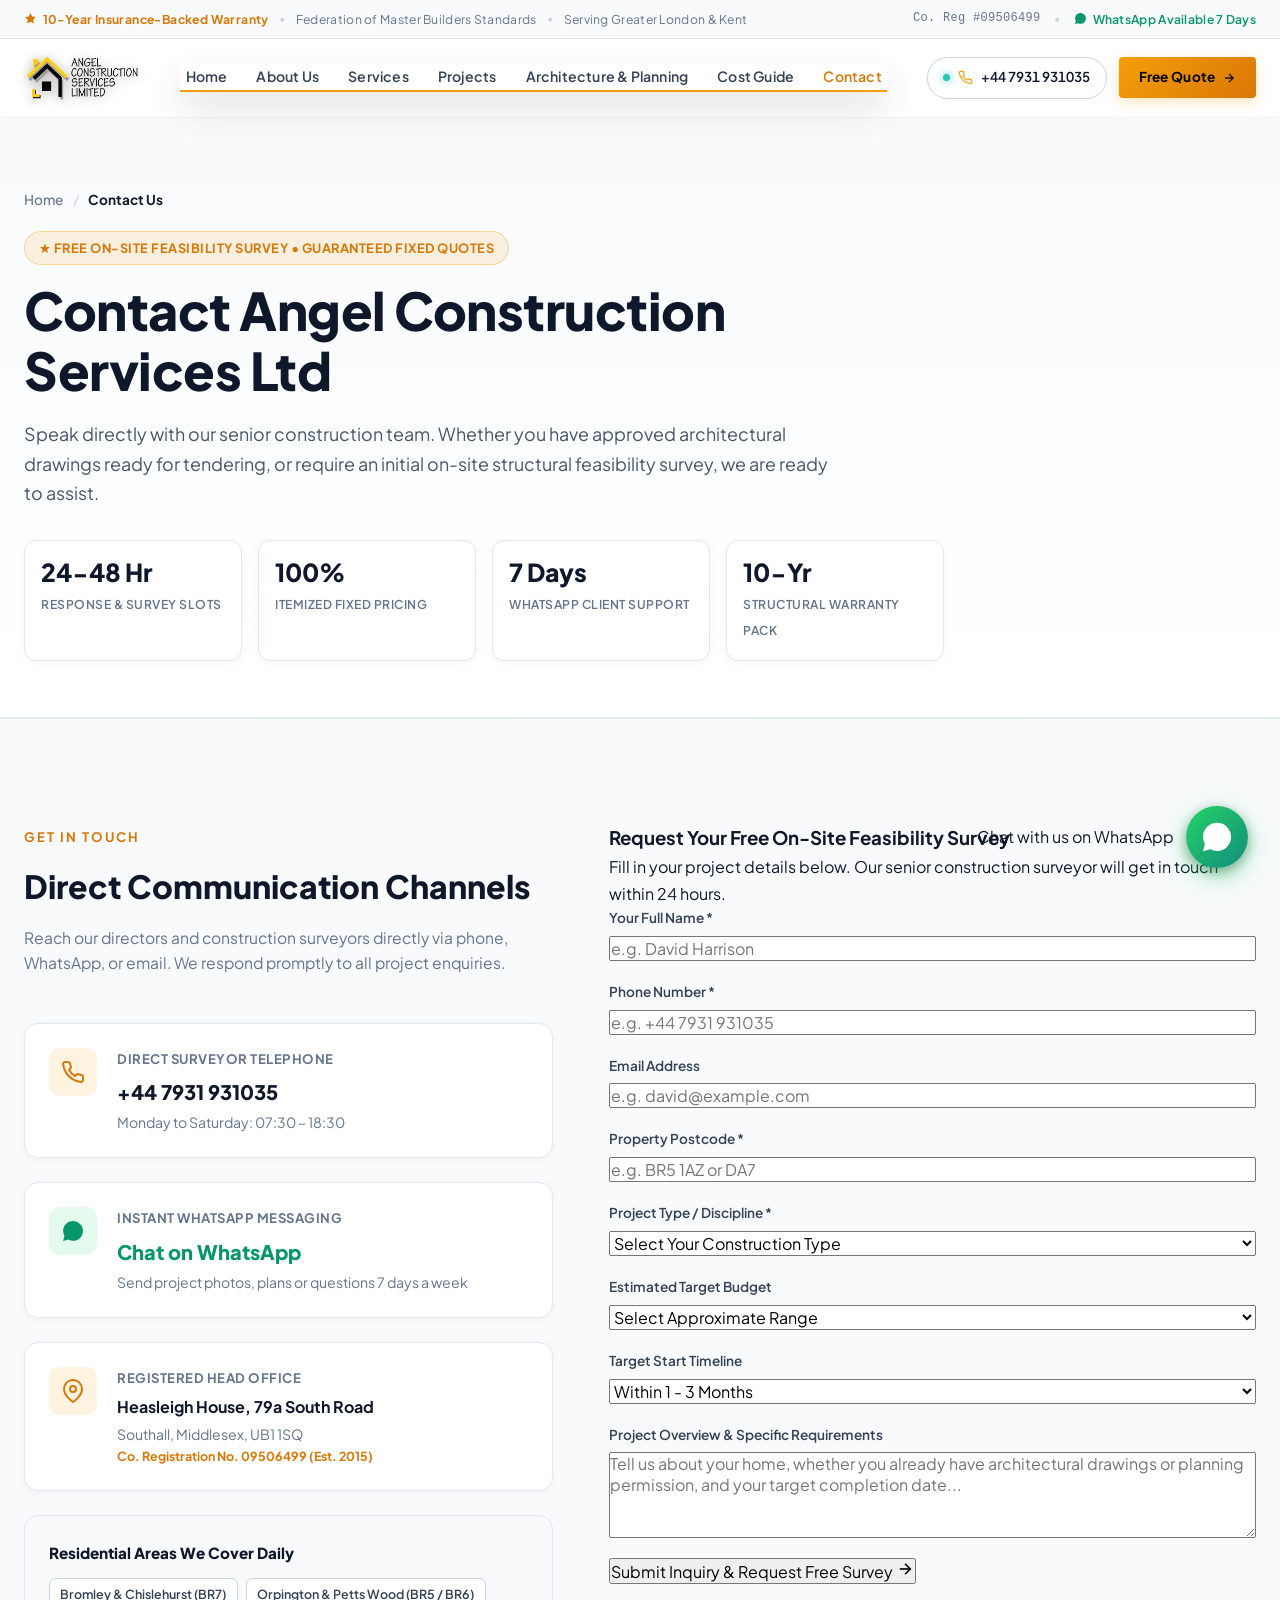
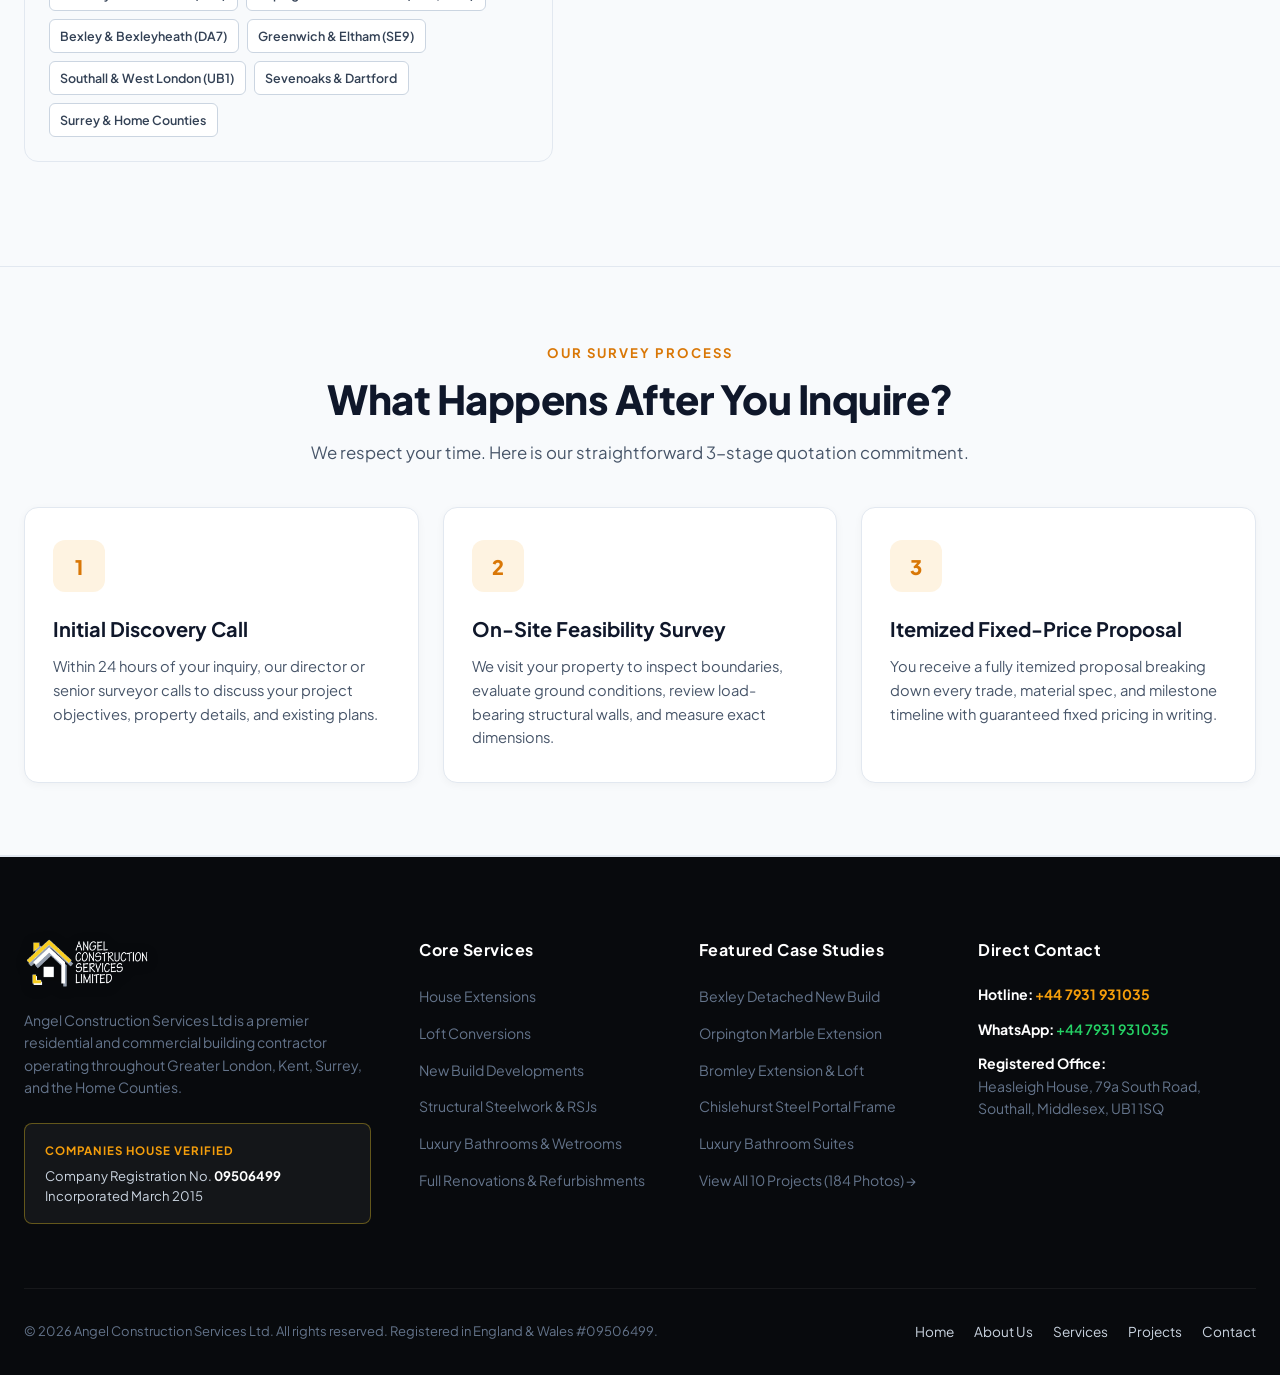
<file: contact.html>
<!DOCTYPE html>
<html lang="en">
<head>
  <meta charset="UTF-8">
  <meta name="viewport" content="width=device-width, initial-scale=1.0">
  <title>Contact Us & Free Site Survey | Angel Construction Services Ltd</title>
  <meta name="description" content="Contact Angel Construction Services Ltd. Direct Hotline: +44 7931 931035. Book your free on-site feasibility survey for house extensions, loft conversions, structural steelwork, and new builds in London & Kent.">
  <meta name="keywords" content="Contact Angel Construction, builders phone number London, free construction survey Kent, book builder survey, house extension quote London">
  
  <!-- Favicon -->
  <link rel="icon" type="image/png" href="assets/logo-icon-dark.png">

  <!-- Google Fonts: Plus Jakarta Sans -->
  <link rel="preconnect" href="https://fonts.googleapis.com">
  <link rel="preconnect" href="https://fonts.gstatic.com" crossorigin>
  <link href="https://fonts.googleapis.com/css2?family=Plus+Jakarta+Sans:wght@300;400;500;600;700;800&display=swap" rel="stylesheet">

  <!-- Custom Stylesheets -->
  <link rel="stylesheet" href="styles.css">
</head>
<body>

  <!-- ==========================================================================
       TOP NOTIFICATION BAR (ULTRA-CLEAN CREDENTIAL STRIP)
       ========================================================================== -->
  <div class="top-bar">
    <div class="container-wide top-bar-inner">
      <div class="top-bar-left">
        <span class="top-highlight">
          <svg width="13" height="13" viewBox="0 0 24 24" fill="currentColor"><polygon points="12 2 15.09 8.26 22 9.27 17 14.14 18.18 21.02 12 17.77 5.82 21.02 7 14.14 2 9.27 8.91 8.26 12 2"></polygon></svg>
          10-Year Insurance-Backed Warranty
        </span>
        <span class="top-sep">•</span>
        <span>Federation of Master Builders Standards</span>
        <span class="top-sep">•</span>
        <span>Serving Greater London & Kent</span>
      </div>
      <div class="top-bar-right">
        <span class="top-reg">Co. Reg #09506499</span>
        <span class="top-sep">•</span>
        <a href="https://wa.me/447931931035" target="_blank" rel="noopener noreferrer" class="top-wa-link">
          <svg width="13" height="13" viewBox="0 0 24 24" fill="currentColor"><path d="M12.04 2c-5.46 0-9.91 4.45-9.91 9.91 0 1.75.46 3.45 1.32 4.95L2.05 22l5.25-1.38c1.45.79 3.08 1.21 4.74 1.21 5.46 0 9.91-4.45 9.91-9.91 0-2.65-1.03-5.14-2.9-7.01A9.816 9.816 0 0 0 12.04 2z"></path></svg>
          WhatsApp Available 7 Days
        </a>
      </div>
    </div>
  </div>

  <!-- ==========================================================================
       SITE HEADER & NAVIGATION
       ========================================================================== -->
  <header class="site-header">
    <div class="container-wide nav-inner">
      <a href="index.html" class="brand-logo" aria-label="Angel Construction Services Ltd">
        <img src="assets/logo-clean.png" alt="Angel Construction Services Limited" class="site-logo-img">
      </a>

      <!-- Streamlined Clean Navigation -->
      <nav class="main-nav" aria-label="Main Navigation">
        <ul class="nav-list">
          <li><a href="index.html" class="nav-link">Home</a></li>
          <li><a href="about.html" class="nav-link">About Us</a></li>
          <li><a href="services.html" class="nav-link">Services</a></li>
          <li><a href="projects.html" class="nav-link">Projects</a></li>
          <li><a href="architecture.html" class="nav-link">Architecture & Planning</a></li>
          <li><a href="index.html#calculator" class="nav-link">Cost Guide</a></li>
          <li><a href="contact.html" class="nav-link active">Contact</a></li>
        </ul>

        <!-- Mobile Drawer Action Buttons -->
        <div class="mobile-nav-actions">
          <a href="contact.html" class="drawer-btn-quote">
            <span>Request Free Quote</span>
            <svg width="15" height="15" viewBox="0 0 24 24" fill="none" stroke="currentColor" stroke-width="2.2"><line x1="5" y1="12" x2="19" y2="12"></line><polyline points="12 5 19 12 12 19"></polyline></svg>
          </a>
          <div class="drawer-contact-links">
            <a href="tel:+447931931035" class="drawer-btn-call">
              <svg width="15" height="15" viewBox="0 0 24 24" fill="none" stroke="currentColor" stroke-width="2"><path d="M22 16.92v3a2 2 0 0 1-2.18 2 19.79 19.79 0 0 1-8.63-3.07 19.5 19.5 0 0 1-6-6 19.79 19.79 0 0 1-3.07-8.67A2 2 0 0 1 4.11 2h3a2 2 0 0 1 2 1.72 12.84 12.84 0 0 0 .7 2.81 2 2 0 0 1-.45 2.11L8.09 9.91a16 16 0 0 0 6 6l1.27-1.27a2 2 0 0 1 2.11-.45 12.84 12.84 0 0 0 2.81.7A2 2 0 0 1 22 16.92z"></path></svg>
              <span>+44 7931 931035</span>
            </a>
            <a href="https://wa.me/447931931035" target="_blank" rel="noopener noreferrer" class="drawer-btn-wa">
              <svg width="15" height="15" viewBox="0 0 24 24" fill="currentColor"><path d="M12.04 2c-5.46 0-9.91 4.45-9.91 9.91 0 1.75.46 3.45 1.32 4.95L2.05 22l5.25-1.38c1.45.79 3.08 1.21 4.74 1.21 5.46 0 9.91-4.45 9.91-9.91 0-2.65-1.03-5.14-2.9-7.01A9.816 9.816 0 0 0 12.04 2z"></path></svg>
              <span>WhatsApp</span>
            </a>
          </div>
          <div class="drawer-meta-badge">
            <span>FMB Standards • 10-Yr Warranty • Reg #09506499</span>
          </div>
        </div>
      </nav>

      <!-- Right Action Group -->
      <div class="nav-actions">
        <a href="tel:+447931931035" class="nav-phone-pill" title="Call Angel Construction Services Ltd">
          <span class="live-dot" aria-hidden="true"></span>
          <svg width="15" height="15" viewBox="0 0 24 24" fill="none" stroke="currentColor" stroke-width="2"><path d="M22 16.92v3a2 2 0 0 1-2.18 2 19.79 19.79 0 0 1-8.63-3.07 19.5 19.5 0 0 1-6-6 19.79 19.79 0 0 1-3.07-8.67A2 2 0 0 1 4.11 2h3a2 2 0 0 1 2 1.72 12.84 12.84 0 0 0 .7 2.81 2 2 0 0 1-.45 2.11L8.09 9.91a16 16 0 0 0 6 6l1.27-1.27a2 2 0 0 1 2.11-.45 12.84 12.84 0 0 0 2.81.7A2 2 0 0 1 22 16.92z"></path></svg>
          <span class="phone-number-text">+44 7931 931035</span>
        </a>

        <a href="tel:+447931931035" class="nav-mobile-call-icon" aria-label="Call +44 7931 931035">
          <svg width="17" height="17" viewBox="0 0 24 24" fill="none" stroke="currentColor" stroke-width="2.2"><path d="M22 16.92v3a2 2 0 0 1-2.18 2 19.79 19.79 0 0 1-8.63-3.07 19.5 19.5 0 0 1-6-6 19.79 19.79 0 0 1-3.07-8.67A2 2 0 0 1 4.11 2h3a2 2 0 0 1 2 1.72 12.84 12.84 0 0 0 .7 2.81 2 2 0 0 1-.45 2.11L8.09 9.91a16 16 0 0 0 6 6l1.27-1.27a2 2 0 0 1 2.11-.45 12.84 12.84 0 0 0 2.81.7A2 2 0 0 1 22 16.92z"></path></svg>
        </a>

        <a href="contact.html" class="nav-cta-btn">
          <span>Free Quote</span>
          <svg width="14" height="14" viewBox="0 0 24 24" fill="none" stroke="currentColor" stroke-width="2.2"><line x1="5" y1="12" x2="19" y2="12"></line><polyline points="12 5 19 12 12 19"></polyline></svg>
        </a>

        <button class="mobile-menu-toggle" id="mobileMenuToggle" aria-label="Toggle Navigation Menu" aria-expanded="false">
          <span class="hamburger-bar bar-1"></span>
          <span class="hamburger-bar bar-2"></span>
          <span class="hamburger-bar bar-3"></span>
        </button>
      </div>
    </div>
  </header>

  <!-- ==========================================================================
       PAGE HERO / BREADCRUMB BANNER
       ========================================================================== -->
  <section class="page-hero">
    <div class="container-wide">
      <div class="page-hero-inner">
        <nav class="breadcrumb-nav" aria-label="Breadcrumb">
          <a href="index.html">Home</a>
          <span class="breadcrumb-sep">/</span>
          <span class="breadcrumb-current">Contact Us</span>
        </nav>
        <div class="page-hero-tag">★ Free On-Site Feasibility Survey • Guaranteed Fixed Quotes</div>
        <h1 class="page-hero-title">Contact Angel Construction Services Ltd</h1>
        <p class="page-hero-desc">
          Speak directly with our senior construction team. Whether you have approved architectural drawings ready for tendering, or require an initial on-site structural feasibility survey, we are ready to assist.
        </p>

        <div class="page-hero-quick-stats">
          <div class="quick-stat-box">
            <strong>24-48 Hr</strong>
            <span>Response & Survey Slots</span>
          </div>
          <div class="quick-stat-box">
            <strong>100%</strong>
            <span>Itemized Fixed Pricing</span>
          </div>
          <div class="quick-stat-box">
            <strong>7 Days</strong>
            <span>WhatsApp Client Support</span>
          </div>
          <div class="quick-stat-box">
            <strong>10-Yr</strong>
            <span>Structural Warranty Pack</span>
          </div>
        </div>
      </div>
    </div>
  </section>

  <!-- ==========================================================================
       CONTACT SECTION (FORM & CHANNELS)
       ========================================================================== -->
  <section class="section-pad contact-section">
    <div class="container-wide">
      <div class="contact-page-layout">
        
        <!-- Left Column: Direct Channels & Office Info -->
        <div class="contact-channels-wrap">
          <div>
            <span class="section-subtitle">Get In Touch</span>
            <h2 style="font-size: 2rem; font-weight: 800; color: #0f172a; margin-bottom: 0.75rem;">Direct Communication Channels</h2>
            <p style="color: #64748b; font-size: 0.98rem; line-height: 1.6; margin-bottom: 1.5rem;">
              Reach our directors and construction surveyors directly via phone, WhatsApp, or email. We respond promptly to all project enquiries.
            </p>
          </div>

          <!-- Card 1: Direct Hotline -->
          <div class="contact-card-item">
            <div class="contact-card-icon">
              <svg width="24" height="24" viewBox="0 0 24 24" fill="none" stroke="currentColor" stroke-width="2"><path d="M22 16.92v3a2 2 0 0 1-2.18 2 19.79 19.79 0 0 1-8.63-3.07 19.5 19.5 0 0 1-6-6 19.79 19.79 0 0 1-3.07-8.67A2 2 0 0 1 4.11 2h3a2 2 0 0 1 2 1.72 12.84 12.84 0 0 0 .7 2.81 2 2 0 0 1-.45 2.11L8.09 9.91a16 16 0 0 0 6 6l1.27-1.27a2 2 0 0 1 2.11-.45 12.84 12.84 0 0 0 2.81.7A2 2 0 0 1 22 16.92z"></path></svg>
            </div>
            <div class="contact-card-content">
              <h5>Direct Surveyor Telephone</h5>
              <a href="tel:+447931931035" class="contact-link-main">+44 7931 931035</a>
              <p>Monday to Saturday: 07:30 – 18:30</p>
            </div>
          </div>

          <!-- Card 2: WhatsApp Chat -->
          <div class="contact-card-item">
            <div class="contact-card-icon" style="background: rgba(37, 211, 102, 0.12); color: #059669;">
              <svg width="24" height="24" viewBox="0 0 24 24" fill="currentColor"><path d="M12.04 2c-5.46 0-9.91 4.45-9.91 9.91 0 1.75.46 3.45 1.32 4.95L2.05 22l5.25-1.38c1.45.79 3.08 1.21 4.74 1.21 5.46 0 9.91-4.45 9.91-9.91 0-2.65-1.03-5.14-2.9-7.01A9.816 9.816 0 0 0 12.04 2z"></path></svg>
            </div>
            <div class="contact-card-content">
              <h5>Instant WhatsApp Messaging</h5>
              <a href="https://wa.me/447931931035" target="_blank" rel="noopener noreferrer" class="contact-link-main" style="color: #059669;">Chat on WhatsApp</a>
              <p>Send project photos, plans or questions 7 days a week</p>
            </div>
          </div>

          <!-- Card 3: Registered Office -->
          <div class="contact-card-item">
            <div class="contact-card-icon">
              <svg width="24" height="24" viewBox="0 0 24 24" fill="none" stroke="currentColor" stroke-width="2"><path d="M21 10c0 7-9 13-9 13s-9-6-9-13a9 9 0 0 1 18 0z"></path><circle cx="12" cy="10" r="3"></circle></svg>
            </div>
            <div class="contact-card-content">
              <h5>Registered Head Office</h5>
              <div style="font-weight: 700; color: #0f172a; margin-bottom: 0.25rem;">Heasleigh House, 79a South Road</div>
              <p>Southall, Middlesex, UB1 1SQ<br><span style="font-size: 0.78rem; color: #d97706; font-weight: 700;">Co. Registration No. 09506499 (Est. 2015)</span></p>
            </div>
          </div>

          <!-- Areas Covered Box -->
          <div class="coverage-badge-box">
            <h5>Residential Areas We Cover Daily</h5>
            <div class="coverage-tags-list">
              <span class="coverage-tag-pill">Bromley & Chislehurst (BR7)</span>
              <span class="coverage-tag-pill">Orpington & Petts Wood (BR5 / BR6)</span>
              <span class="coverage-tag-pill">Bexley & Bexleyheath (DA7)</span>
              <span class="coverage-tag-pill">Greenwich & Eltham (SE9)</span>
              <span class="coverage-tag-pill">Southall & West London (UB1)</span>
              <span class="coverage-tag-pill">Sevenoaks & Dartford</span>
              <span class="coverage-tag-pill">Surrey & Home Counties</span>
            </div>
          </div>
        </div>

        <!-- Right Column: Interactive Consultation Form -->
        <div class="contact-form-col">
          <form class="contact-form-card" id="contactForm" novalidate>
            <h3 class="form-title">Request Your Free On-Site Feasibility Survey</h3>
            <p class="form-subtitle">Fill in your project details below. Our senior construction surveyor will get in touch within 24 hours.</p>

            <div class="form-grid">
              <div class="form-group">
                <label for="contactName">Your Full Name *</label>
                <input type="text" id="contactName" name="name" required placeholder="e.g. David Harrison">
              </div>

              <div class="form-group">
                <label for="contactPhone">Phone Number *</label>
                <input type="tel" id="contactPhone" name="phone" required placeholder="e.g. +44 7931 931035">
              </div>

              <div class="form-group">
                <label for="contactEmail">Email Address</label>
                <input type="email" id="contactEmail" name="email" placeholder="e.g. david@example.com">
              </div>

              <div class="form-group">
                <label for="contactPostcode">Property Postcode *</label>
                <input type="text" id="contactPostcode" name="postcode" required placeholder="e.g. BR5 1AZ or DA7">
              </div>

              <div class="form-group full-width">
                <label for="contactService">Project Type / Discipline *</label>
                <select id="contactService" name="service" required>
                  <option value="" disabled selected>Select Your Construction Type</option>
                  <option value="extensions">House Extension (Rear, Side, Wraparound)</option>
                  <option value="lofts">Loft Conversion (Dormer, Mansard, Hip-to-Gable)</option>
                  <option value="new-build">Turnkey New Build Development</option>
                  <option value="structural">Structural Steelwork / RSJ Knock-Through</option>
                  <option value="bathrooms">Luxury Bathroom / Spa Wetroom</option>
                  <option value="driveways">Driveway, Gable Porch & Hard Landscaping</option>
                  <option value="renovations">Full House Renovation & Joinery</option>
                  <option value="other">Other Building Work</option>
                </select>
              </div>

              <div class="form-group">
                <label for="contactBudget">Estimated Target Budget</label>
                <select id="contactBudget" name="budget">
                  <option value="" selected>Select Approximate Range</option>
                  <option value="30k-50k">£30,000 - £50,000</option>
                  <option value="50k-85k">£50,000 - £85,000</option>
                  <option value="85k-130k">£85,000 - £130,000</option>
                  <option value="130k-250k">£130,000 - £250,000</option>
                  <option value="250k+">£250,000+</option>
                </select>
              </div>

              <div class="form-group">
                <label for="contactTimeline">Target Start Timeline</label>
                <select id="contactTimeline" name="timeline">
                  <option value="asap">As Soon As Possible</option>
                  <option value="1-3-months" selected>Within 1 - 3 Months</option>
                  <option value="3-6-months">Within 3 - 6 Months</option>
                  <option value="planning">Currently in Planning / Flexible</option>
                </select>
              </div>

              <div class="form-group full-width">
                <label for="contactMsg">Project Overview & Specific Requirements</label>
                <textarea id="contactMsg" name="message" rows="4" placeholder="Tell us about your home, whether you already have architectural drawings or planning permission, and your target completion date..."></textarea>
              </div>
            </div>

            <button type="submit" class="btn-submit-quote" id="formSubmitBtn">
              <span>Submit Inquiry & Request Free Survey</span>
              <svg width="18" height="18" viewBox="0 0 24 24" fill="none" stroke="currentColor" stroke-width="2.2"><line x1="5" y1="12" x2="19" y2="12"></line><polyline points="12 5 19 12 12 19"></polyline></svg>
            </button>

            <div id="formAlert" style="display:none;margin-top:1.25rem;padding:1.25rem;background:#ecfdf5;border:1px solid #10b981;border-radius:var(--radius-sm);color:#065f46;font-size:0.92rem;font-weight:600;"></div>
          </form>
        </div>

      </div>
    </div>
  </section>

  <!-- ==========================================================================
       WHAT HAPPENS NEXT SECTION
       ========================================================================== -->
  <section class="section-pad-sm" style="background: #f8fafc; border-top: 1px solid #e2e8f0; border-bottom: 1px solid #e2e8f0;">
    <div class="container-wide">
      <div class="section-head" style="margin-bottom: 2.5rem;">
        <span class="section-subtitle">Our Survey Process</span>
        <h2 class="section-title">What Happens After You Inquire?</h2>
        <p class="section-desc">We respect your time. Here is our straightforward 3-stage quotation commitment.</p>
      </div>

      <div class="values-grid">
        <div class="value-card">
          <div class="value-icon">
            <span style="font-size: 1.25rem; font-weight: 800;">1</span>
          </div>
          <h4>Initial Discovery Call</h4>
          <p>Within 24 hours of your inquiry, our director or senior surveyor calls to discuss your project objectives, property details, and existing plans.</p>
        </div>

        <div class="value-card">
          <div class="value-icon">
            <span style="font-size: 1.25rem; font-weight: 800;">2</span>
          </div>
          <h4>On-Site Feasibility Survey</h4>
          <p>We visit your property to inspect boundaries, evaluate ground conditions, review load-bearing structural walls, and measure exact dimensions.</p>
        </div>

        <div class="value-card">
          <div class="value-icon">
            <span style="font-size: 1.25rem; font-weight: 800;">3</span>
          </div>
          <h4>Itemized Fixed-Price Proposal</h4>
          <p>You receive a fully itemized proposal breaking down every trade, material spec, and milestone timeline with guaranteed fixed pricing in writing.</p>
        </div>
      </div>
    </div>
  </section>

  <!-- ==========================================================================
       SITE FOOTER
       ========================================================================== -->
  <footer class="site-footer">
    <div class="container-wide">
      <div class="footer-top-grid">
        <div class="footer-col">
          <a href="index.html" class="brand-logo footer-logo" aria-label="Angel Construction Services Ltd" style="margin-bottom: 1.25rem;">
            <img src="assets/logo-dark-mode-cropped.png" alt="Angel Construction Services Limited" class="site-logo-img footer-logo-img">
          </a>
          <p>
            Angel Construction Services Ltd is a premier residential and commercial building contractor operating throughout Greater London, Kent, Surrey, and the Home Counties.
          </p>
          <div class="footer-badge-box">
            <span>Companies House Verified</span>
            <p>Company Registration No. <strong>09506499</strong><br>Incorporated March 2015</p>
          </div>
        </div>

        <div class="footer-col">
          <h5>Core Services</h5>
          <ul class="footer-nav-list">
            <li><a href="services.html#extensions">House Extensions</a></li>
            <li><a href="services.html#lofts">Loft Conversions</a></li>
            <li><a href="services.html#new-builds">New Build Developments</a></li>
            <li><a href="services.html#structural">Structural Steelwork & RSJs</a></li>
            <li><a href="services.html#bathrooms">Luxury Bathrooms & Wetrooms</a></li>
            <li><a href="services.html#renovations">Full Renovations & Refurbishments</a></li>
          </ul>
        </div>

        <div class="footer-col">
          <h5>Featured Case Studies</h5>
          <ul class="footer-nav-list">
            <li><a href="projects.html?project=bexley-new-build">Bexley Detached New Build</a></li>
            <li><a href="projects.html?project=orpington-marble-extension">Orpington Marble Extension</a></li>
            <li><a href="projects.html?project=bromley-extension-loft">Bromley Extension & Loft</a></li>
            <li><a href="projects.html?project=chislehurst-steelwork">Chislehurst Steel Portal Frame</a></li>
            <li><a href="projects.html?project=luxury-bathrooms">Luxury Bathroom Suites</a></li>
            <li><a href="projects.html">View All 10 Projects (184 Photos) →</a></li>
          </ul>
        </div>

        <div class="footer-col">
          <h5>Direct Contact</h5>
          <p style="margin-bottom: 0.75rem;">
            <strong style="color:#ffffff;">Hotline:</strong> <a href="tel:+447931931035" style="color:var(--accent-gold);font-weight:700;">+44 7931 931035</a>
          </p>
          <p style="margin-bottom: 0.75rem;">
            <strong style="color:#ffffff;">WhatsApp:</strong> <a href="https://wa.me/447931931035" target="_blank" rel="noopener noreferrer" style="color:#25d366;font-weight:600;">+44 7931 931035</a>
          </p>
          <p style="margin-bottom: 0.75rem;">
            <strong style="color:#ffffff;">Registered Office:</strong><br>
            Heasleigh House, 79a South Road,<br>
            Southall, Middlesex, UB1 1SQ
          </p>
        </div>
      </div>

      <div class="footer-bottom">
        <p>© 2026 Angel Construction Services Ltd. All rights reserved. Registered in England & Wales #09506499.</p>
        <div class="footer-nav-bottom" style="display:flex;gap:1.25rem;flex-wrap:wrap;font-size:0.85rem;">
          <a href="index.html" style="color:#cbd5e1;text-decoration:none;">Home</a>
          <a href="about.html" style="color:#cbd5e1;text-decoration:none;">About Us</a>
          <a href="services.html" style="color:#cbd5e1;text-decoration:none;">Services</a>
          <a href="projects.html" style="color:#cbd5e1;text-decoration:none;">Projects</a>
          <a href="contact.html" style="color:#cbd5e1;text-decoration:none;">Contact</a>
        </div>
      </div>
    </div>
  </footer>

  <!-- ==========================================================================
       MOBILE STICKY ACTION BAR
       ========================================================================== -->
  <div class="mobile-sticky-bar">
    <div class="mobile-sticky-bar-inner">
      <a href="tel:+447931931035" class="btn-mobile-call" title="Call +44 7931 931035">
        <svg width="15" height="15" viewBox="0 0 24 24" fill="none" stroke="currentColor" stroke-width="2.2"><path d="M22 16.92v3a2 2 0 0 1-2.18 2 19.79 19.79 0 0 1-8.63-3.07 19.5 19.5 0 0 1-6-6 19.79 19.79 0 0 1-3.07-8.67A2 2 0 0 1 4.11 2h3a2 2 0 0 1 2 1.72 12.84 12.84 0 0 0 .7 2.81 2 2 0 0 1-.45 2.11L8.09 9.91a16 16 0 0 0 6 6l1.27-1.27a2 2 0 0 1 2.11-.45 12.84 12.84 0 0 0 2.81.7A2 2 0 0 1 22 16.92z"></path></svg>
        <span>Call Now</span>
      </a>
      <a href="https://wa.me/447931931035" target="_blank" rel="noopener noreferrer" class="btn-mobile-wa" title="WhatsApp +44 7931 931035">
        <svg width="15" height="15" viewBox="0 0 24 24" fill="currentColor"><path d="M12.04 2c-5.46 0-9.91 4.45-9.91 9.91 0 1.75.46 3.45 1.32 4.95L2.05 22l5.25-1.38c1.45.79 3.08 1.21 4.74 1.21 5.46 0 9.91-4.45 9.91-9.91 0-2.65-1.03-5.14-2.9-7.01A9.816 9.816 0 0 0 12.04 2z"></path></svg>
        <span>WhatsApp</span>
      </a>
    </div>
  </div>

  <!-- ==========================================================================
       FLOATING WHATSAPP BUTTON (DESKTOP)
       ========================================================================== -->
  <div class="floating-whatsapp">
    <div class="whatsapp-prompt">
      <span class="whatsapp-prompt-dot"></span>
      <span>Chat with us on WhatsApp</span>
    </div>
    <a href="https://wa.me/447931931035" target="_blank" rel="noopener noreferrer" class="whatsapp-float-btn" aria-label="Chat on WhatsApp">
      <svg width="34" height="34" viewBox="0 0 24 24" fill="currentColor"><path d="M12.04 2c-5.46 0-9.91 4.45-9.91 9.91 0 1.75.46 3.45 1.32 4.95L2.05 22l5.25-1.38c1.45.79 3.08 1.21 4.74 1.21 5.46 0 9.91-4.45 9.91-9.91 0-2.65-1.03-5.14-2.9-7.01A9.816 9.816 0 0 0 12.04 2z"></path></svg>
    </a>
  </div>

  <!-- JavaScript -->
  <script src="script.js"></script>
</body>
</html>
</file>
<file: styles.css>
/* ==========================================================================
   ANGEL CONSTRUCTION SERVICES LTD - LUXURY ARCHITECTURAL DESIGN SYSTEM
   Inspired by Trovix.co.uk & High-End London Design & Build Standards
   ========================================================================== */

:root {
  /* Bright Architectural Luxury Palette */
  --bg-primary: #ffffff;
  --bg-secondary: #f8fafc;
  --bg-card: #ffffff;
  --bg-surface: #f1f5f9;
  --bg-light: #f8fafc;
  --bg-light-card: #ffffff;
  --bg-light-muted: #e2e8f0;

  --text-main: #0f172a;
  --text-muted: #64748b;
  --text-dark: #0f172a;
  --text-dark-muted: #475569;

  --accent-gold: #f59e0b;
  --accent-gold-hover: #fbbf24;
  --accent-gold-dark: #d97706;
  --accent-gold-subtle: rgba(245, 158, 11, 0.12);

  --border-dark: #e2e8f0;
  --border-dark-hover: rgba(245, 158, 11, 0.45);
  --border-light: #cbd5e1;

  --success: #10b981;
  --shadow-sm: 0 1px 3px rgba(0, 0, 0, 0.05), 0 1px 2px rgba(0, 0, 0, 0.03);
  --shadow-md: 0 4px 20px -2px rgba(0, 0, 0, 0.07), 0 2px 6px -1px rgba(0, 0, 0, 0.04);
  --shadow-lg: 0 12px 36px -4px rgba(0, 0, 0, 0.1), 0 4px 12px -2px rgba(0, 0, 0, 0.05);
  --shadow-gold: 0 4px 20px rgba(245, 158, 11, 0.28);

  --radius-sm: 4px;
  --radius-md: 8px;
  --radius-lg: 16px;
  --radius-xl: 24px;
  --radius-full: 9999px;

  --font-heading: 'Plus Jakarta Sans', -apple-system, BlinkMacSystemFont, 'Segoe UI', Roboto, sans-serif;
  --font-body: 'Plus Jakarta Sans', -apple-system, BlinkMacSystemFont, 'Segoe UI', Roboto, sans-serif;
  --transition-fast: 0.2s cubic-bezier(0.16, 1, 0.3, 1);
  --transition-normal: 0.35s cubic-bezier(0.16, 1, 0.3, 1);
}

/* Base Reset */
*, *::before, *::after {
  box-sizing: border-box;
  margin: 0;
  padding: 0;
}

html {
  scroll-behavior: smooth;
  font-size: 16px;
  -webkit-font-smoothing: antialiased;
  -moz-osx-font-smoothing: grayscale;
  overflow-x: hidden;
}

body {
  font-family: var(--font-body);
  background-color: var(--bg-primary);
  color: var(--text-main);
  line-height: 1.65;
  overflow-x: hidden;
}

img {
  max-width: 100%;
  height: auto;
  display: block;
}

a {
  color: inherit;
  text-decoration: none;
  transition: var(--transition-fast);
}

button, input, select, textarea {
  font-family: inherit;
  font-size: inherit;
}

/* Container */
.container {
  width: 100%;
  max-width: 1280px;
  margin: 0 auto;
  padding: 0 1.5rem;
}

.container-wide {
  width: 100%;
  max-width: 1440px;
  margin: 0 auto;
  padding: 0 1.5rem;
}

/* ==========================================================================
   TOP NOTIFICATION BAR (ULTRA-CLEAN ARCHITECTURAL STRIP)
   ========================================================================== */
.top-bar {
  background-color: #07090c;
  border-bottom: 1px solid rgba(255, 255, 255, 0.06);
  font-size: 0.76rem;
  letter-spacing: 0.3px;
  color: #8c94a2;
  padding: 0.55rem 0;
}

.top-bar-inner {
  display: flex;
  justify-content: space-between;
  align-items: center;
  flex-wrap: nowrap;
  gap: 1rem;
}

.top-bar-left {
  display: flex;
  align-items: center;
  gap: 0.65rem;
  white-space: nowrap;
}

.top-highlight {
  display: inline-flex;
  align-items: center;
  gap: 0.35rem;
  color: var(--accent-gold);
  font-weight: 700;
  letter-spacing: 0.4px;
}

.top-sep {
  color: rgba(255, 255, 255, 0.18);
  font-size: 0.75rem;
}

.top-bar-right {
  display: flex;
  align-items: center;
  gap: 0.85rem;
  white-space: nowrap;
}

.top-reg {
  color: #7b8392;
  font-family: monospace;
  font-size: 0.75rem;
}

.top-wa-link {
  display: inline-flex;
  align-items: center;
  gap: 0.35rem;
  color: #25d366;
  font-weight: 600;
  transition: var(--transition-fast);
}

.top-wa-link:hover {
  color: #4eed84;
}

/* ==========================================================================
   HEADER & NAVIGATION (HIGH-END ARCHITECTURAL LUXURY)
   ========================================================================== */
.site-header {
  position: sticky;
  top: 0;
  z-index: 1000;
  background-color: rgba(12, 15, 19, 0.92);
  backdrop-filter: blur(16px);
  -webkit-backdrop-filter: blur(16px);
  border-bottom: 1px solid rgba(255, 255, 255, 0.08);
  transition: all 0.3s cubic-bezier(0.16, 1, 0.3, 1);
}

.site-header.scrolled {
  background-color: rgba(8, 10, 13, 0.98);
  border-bottom-color: rgba(250, 208, 34, 0.2);
  box-shadow: 0 12px 32px rgba(0, 0, 0, 0.5);
}

.nav-inner {
  display: flex;
  justify-content: space-between;
  align-items: center;
  height: 78px;
  gap: 1.5rem;
}

/* Refined Brand Logo (Official Client Assets) */
.brand-logo {
  display: flex;
  align-items: center;
  gap: 0.85rem;
  text-decoration: none;
  flex-shrink: 0;
}

.site-logo-img {
  height: 48px;
  width: auto;
  max-width: 230px;
  object-fit: contain;
  display: block;
  transition: transform 0.25s cubic-bezier(0.16, 1, 0.3, 1);
  filter: drop-shadow(0 2px 6px rgba(0, 0, 0, 0.3));
}

.brand-logo:hover .site-logo-img {
  transform: scale(1.02);
}

.footer-logo-img {
  height: 52px;
  max-width: 250px;
}

.logo-mark {
  width: 44px;
  height: 44px;
  border-radius: var(--radius-sm);
  background: linear-gradient(135deg, rgba(250, 208, 34, 0.16) 0%, rgba(250, 208, 34, 0.04) 100%);
  border: 1px solid rgba(250, 208, 34, 0.35);
  display: flex;
  align-items: center;
  justify-content: center;
  box-shadow: 0 4px 14px rgba(250, 208, 34, 0.12);
  transition: all 0.3s ease;
}

.brand-logo:hover .logo-mark {
  border-color: var(--accent-gold);
  transform: translateY(-1px);
  box-shadow: 0 6px 18px rgba(250, 208, 34, 0.25);
}

.brand-text {
  display: flex;
  flex-direction: column;
  justify-content: center;
}

.brand-name {
  font-size: 1.3rem;
  font-weight: 800;
  letter-spacing: 2.2px;
  color: #ffffff;
  line-height: 1.05;
}

.brand-tagline {
  font-size: 0.65rem;
  letter-spacing: 2px;
  text-transform: uppercase;
  color: var(--accent-gold);
  font-weight: 700;
  line-height: 1.2;
  margin-top: 3px;
}

/* Streamlined Navigation */
.main-nav {
  display: flex;
  align-items: center;
}

.nav-list {
  display: flex;
  list-style: none;
  align-items: center;
  gap: clamp(0.85rem, 1.4vw, 1.75rem);
  margin: 0;
  padding: 0;
}

.nav-link {
  font-size: 0.88rem;
  font-weight: 500;
  color: #a4abb7;
  letter-spacing: 0.2px;
  position: relative;
  padding: 0.5rem 0.35rem;
  white-space: nowrap;
  text-decoration: none !important;
  transition: color 0.2s ease;
}

.nav-link:hover,
.nav-link.active {
  color: var(--accent-gold);
  text-decoration: none !important;
}

.nav-link::after {
  display: none !important;
}

/* Right Nav Actions */
.nav-actions {
  display: flex;
  align-items: center;
  gap: 0.75rem;
  flex-shrink: 0;
}

/* Direct Phone Pill (Guaranteed Single Line) */
.nav-phone-pill {
  display: inline-flex;
  align-items: center;
  gap: 0.5rem;
  padding: 0.55rem 0.95rem;
  border: 1px solid rgba(255, 255, 255, 0.1);
  border-radius: var(--radius-full);
  color: #ffffff;
  font-size: 0.85rem;
  font-weight: 600;
  text-decoration: none;
  white-space: nowrap;
  background: rgba(255, 255, 255, 0.03);
  transition: all 0.2s ease;
}

.nav-phone-pill:hover {
  border-color: var(--accent-gold);
  background: rgba(250, 208, 34, 0.08);
  color: var(--accent-gold);
}

.nav-phone-pill svg {
  color: var(--accent-gold);
  flex-shrink: 0;
}

.live-dot {
  width: 7px;
  height: 7px;
  background-color: #2ec4b6;
  border-radius: 50%;
  box-shadow: 0 0 8px #2ec4b6;
  animation: livePulse 2s infinite;
  flex-shrink: 0;
}

@keyframes livePulse {
  0% { transform: scale(0.95); box-shadow: 0 0 0 0 rgba(46, 196, 182, 0.7); }
  70% { transform: scale(1.15); box-shadow: 0 0 0 5px rgba(46, 196, 182, 0); }
  100% { transform: scale(0.95); box-shadow: 0 0 0 0 rgba(46, 196, 182, 0); }
}

.phone-number-text {
  font-variant-numeric: tabular-nums;
  white-space: nowrap;
}

/* Luxury Consultation CTA */
.nav-cta-btn {
  display: inline-flex;
  align-items: center;
  justify-content: center;
  gap: 0.4rem;
  padding: 0.58rem 1.25rem;
  background: linear-gradient(135deg, var(--accent-gold) 0%, var(--accent-gold-dark) 100%);
  color: #080a0c;
  font-weight: 700;
  font-size: 0.85rem;
  border-radius: var(--radius-sm);
  border: 1px solid rgba(255, 255, 255, 0.15);
  cursor: pointer;
  letter-spacing: 0.3px;
  white-space: nowrap;
  box-shadow: 0 3px 12px rgba(250, 208, 34, 0.25);
  transition: all 0.25s cubic-bezier(0.16, 1, 0.3, 1);
}

.nav-cta-btn:hover {
  background: linear-gradient(135deg, var(--accent-gold-hover) 0%, var(--accent-gold) 100%);
  transform: translateY(-1px);
  box-shadow: 0 6px 18px rgba(250, 208, 34, 0.4);
  color: #000000;
}

.nav-cta-btn svg {
  transition: transform 0.2s ease;
}

.nav-cta-btn:hover svg {
  transform: translateX(2px);
}

/* Fast Mobile Quick Call Button */
.nav-mobile-call-icon {
  display: none;
  width: 40px;
  height: 40px;
  border-radius: var(--radius-sm);
  background: rgba(250, 208, 34, 0.12);
  border: 1px solid rgba(250, 208, 34, 0.35);
  color: var(--accent-gold);
  align-items: center;
  justify-content: center;
  transition: all 0.2s ease;
  flex-shrink: 0;
  text-decoration: none;
}

.nav-mobile-call-icon:hover,
.nav-mobile-call-icon:active {
  background: var(--accent-gold);
  color: #0b0d10;
  transform: scale(1.05);
}

/* Mobile Hamburger Menu Toggle Button (Animated 3-Bar Icon) */
.mobile-menu-toggle {
  display: none;
  background: rgba(255, 255, 255, 0.05);
  border: 1px solid rgba(250, 208, 34, 0.3);
  border-radius: var(--radius-sm);
  cursor: pointer;
  width: 40px;
  height: 40px;
  padding: 0;
  align-items: center;
  justify-content: center;
  flex-direction: column;
  gap: 5px;
  position: relative;
  transition: all 0.25s ease;
  flex-shrink: 0;
}

.mobile-menu-toggle:hover {
  background: rgba(250, 208, 34, 0.12);
  border-color: var(--accent-gold);
}

.hamburger-bar {
  display: block;
  width: 20px;
  height: 2px;
  background-color: #ffffff;
  border-radius: 2px;
  transition: all 0.3s cubic-bezier(0.16, 1, 0.3, 1);
  transform-origin: center;
}

.mobile-menu-toggle.is-active .bar-1 {
  transform: translateY(7px) rotate(45deg);
  background-color: var(--accent-gold);
}

.mobile-menu-toggle.is-active .bar-2 {
  opacity: 0;
  transform: scaleX(0);
}

.mobile-menu-toggle.is-active .bar-3 {
  transform: translateY(-7px) rotate(-45deg);
  background-color: var(--accent-gold);
}

/* Mobile Drawer Extra Action Area (Hidden on Desktop) */
.mobile-nav-actions {
  display: none;
}

/* ==========================================================================
   HERO SECTION (TROVIX ARCHITECTURAL AESTHETIC)
   ========================================================================== */
.hero-section {
  position: relative;
  padding: 4.5rem 0 5rem 0;
  background: radial-gradient(circle at 80% 20%, rgba(250, 208, 34, 0.08) 0%, transparent 60%),
              radial-gradient(circle at 10% 70%, rgba(21, 26, 33, 0.8) 0%, transparent 50%),
              var(--bg-primary);
  overflow: hidden;
  border-bottom: 1px solid var(--border-dark);
}

.hero-grid {
  display: grid;
  grid-template-columns: 1.15fr 0.85fr;
  gap: 3.5rem;
  align-items: center;
}

.hero-content {
  z-index: 2;
}

.hero-badge-pill {
  display: inline-flex;
  align-items: center;
  gap: 0.5rem;
  padding: 0.4rem 1rem;
  border-radius: var(--radius-full);
  background: var(--accent-gold-subtle);
  border: 1px solid rgba(250, 208, 34, 0.3);
  color: var(--accent-gold);
  font-size: 0.82rem;
  font-weight: 700;
  letter-spacing: 1.2px;
  text-transform: uppercase;
  margin-bottom: 1.5rem;
}

.hero-title {
  font-size: 3.4rem;
  line-height: 1.12;
  font-weight: 800;
  color: #ffffff;
  letter-spacing: -1px;
  margin-bottom: 1.35rem;
}

.hero-title span.gold-gradient {
  background: linear-gradient(135deg, #ffffff 30%, var(--accent-gold-hover) 100%);
  -webkit-background-clip: text;
  -webkit-text-fill-color: transparent;
}

.hero-description {
  font-size: 1.15rem;
  line-height: 1.7;
  color: var(--text-muted);
  margin-bottom: 2.25rem;
  max-width: 600px;
}

.hero-actions {
  display: flex;
  align-items: center;
  flex-wrap: wrap;
  gap: 1rem;
  margin-bottom: 2.5rem;
}

.btn-hero-primary {
  display: inline-flex;
  align-items: center;
  gap: 0.6rem;
  padding: 0.95rem 2rem;
  background: linear-gradient(135deg, var(--accent-gold) 0%, var(--accent-gold-dark) 100%);
  color: #0b0d10;
  font-weight: 700;
  font-size: 1rem;
  border-radius: var(--radius-sm);
  border: none;
  cursor: pointer;
  box-shadow: 0 4px 18px rgba(250, 208, 34, 0.3);
  transition: var(--transition-fast);
}

.btn-hero-primary:hover {
  background: linear-gradient(135deg, var(--accent-gold-hover) 0%, var(--accent-gold) 100%);
  transform: translateY(-2px);
  box-shadow: 0 8px 24px rgba(250, 208, 34, 0.4);
}

.btn-hero-secondary {
  display: inline-flex;
  align-items: center;
  gap: 0.6rem;
  padding: 0.95rem 1.85rem;
  background: rgba(255, 255, 255, 0.05);
  border: 1px solid var(--border-dark);
  color: #ffffff;
  font-weight: 600;
  font-size: 1rem;
  border-radius: var(--radius-sm);
  transition: var(--transition-fast);
}

.btn-hero-secondary:hover {
  background: rgba(255, 255, 255, 0.1);
  border-color: rgba(255, 255, 255, 0.2);
}

.btn-text-mobile {
  display: none;
}

.btn-text-desktop {
  display: inline;
}

.btn-hero-whatsapp {
  display: inline-flex;
  align-items: center;
  gap: 0.5rem;
  padding: 0.95rem 1.5rem;
  background: rgba(37, 211, 102, 0.12);
  border: 1px solid rgba(37, 211, 102, 0.35);
  color: #25d366;
  font-weight: 600;
  font-size: 0.95rem;
  border-radius: var(--radius-sm);
  transition: var(--transition-fast);
}

.btn-hero-whatsapp:hover {
  background: rgba(37, 211, 102, 0.22);
  border-color: #25d366;
}

.hero-stats-row {
  display: grid;
  grid-template-columns: repeat(4, 1fr);
  gap: 1.15rem;
  padding-top: 2rem;
  border-top: 1px solid var(--border-dark);
}

.hero-stat-item {
  padding: 1.35rem 1.15rem;
  background: rgba(255, 255, 255, 0.03);
  border: 1px solid rgba(255, 255, 255, 0.08);
  border-radius: var(--radius-md);
  box-sizing: border-box;
  display: flex;
  flex-direction: column;
  justify-content: center;
  transition: transform 0.2s ease, border-color 0.2s ease, box-shadow 0.2s ease;
}

.hero-stat-item:hover {
  transform: translateY(-2px);
  border-color: rgba(250, 208, 34, 0.35);
  box-shadow: 0 6px 20px rgba(0, 0, 0, 0.3);
}

.hero-stat-item h3 {
  font-size: 1.75rem;
  font-weight: 800;
  color: #ffffff;
  line-height: 1.15;
  margin: 0 0 0.35rem 0;
}

.hero-stat-item p {
  font-size: 0.78rem;
  color: var(--text-muted);
  text-transform: uppercase;
  letter-spacing: 0.5px;
  font-weight: 600;
  line-height: 1.35;
  margin: 0;
}

/* Hero Media Showcase */
.hero-media-wrapper {
  position: relative;
  z-index: 2;
}

.hero-showcase-card {
  position: relative;
  border-radius: var(--radius-lg);
  overflow: hidden;
  box-shadow: var(--shadow-lg);
  border: 1px solid rgba(255, 255, 255, 0.12);
  background-color: var(--bg-card);
}

.hero-main-img {
  width: 100%;
  height: 480px;
  object-fit: cover;
  display: block;
  transition: transform 0.8s ease;
}

.hero-showcase-card:hover .hero-main-img {
  transform: scale(1.03);
}

.hero-image-overlay {
  position: absolute;
  bottom: 0;
  left: 0;
  right: 0;
  padding: 2rem;
  background: linear-gradient(to top, rgba(10, 12, 16, 0.95) 0%, rgba(10, 12, 16, 0.4) 60%, transparent 100%);
  display: flex;
  justify-content: space-between;
  align-items: flex-end;
}

.hero-overlay-tag {
  color: var(--accent-gold);
  font-size: 0.75rem;
  font-weight: 700;
  letter-spacing: 1.5px;
  text-transform: uppercase;
}

.hero-overlay-title {
  font-size: 1.35rem;
  font-weight: 700;
  color: #ffffff;
  margin-top: 0.25rem;
}

.hero-floating-badge {
  position: absolute;
  top: 1.5rem;
  right: 1.5rem;
  background: rgba(14, 17, 21, 0.88);
  backdrop-filter: blur(8px);
  border: 1px solid var(--accent-gold);
  padding: 0.6rem 1rem;
  border-radius: var(--radius-sm);
  display: flex;
  align-items: center;
  gap: 0.6rem;
  box-shadow: var(--shadow-md);
}

.hero-floating-badge .badge-icon {
  color: var(--accent-gold);
}

.hero-floating-badge .badge-text {
  font-size: 0.82rem;
  font-weight: 700;
  color: #ffffff;
}

/* Mini thumbnail selector in hero */
.hero-thumbnails {
  display: grid;
  grid-template-columns: repeat(3, 1fr);
  gap: 0.75rem;
  margin-top: 1rem;
}

.hero-thumb-btn {
  background: var(--bg-card);
  border: 1px solid var(--border-dark);
  border-radius: var(--radius-md);
  overflow: hidden;
  cursor: pointer;
  padding: 0.35rem;
  display: flex;
  align-items: center;
  gap: 0.65rem;
  transition: var(--transition-fast);
  text-align: left;
}

.hero-thumb-btn:hover,
.hero-thumb-btn.active {
  border-color: var(--accent-gold);
  background: var(--bg-surface);
}

.hero-thumb-btn img {
  width: 48px;
  height: 48px;
  object-fit: cover;
  border-radius: var(--radius-sm);
  flex-shrink: 0;
}

.hero-thumb-info h4 {
  font-size: 0.78rem;
  font-weight: 700;
  color: #ffffff;
  line-height: 1.2;
}

.hero-thumb-info span {
  font-size: 0.7rem;
  color: var(--text-muted);
}

/* ==========================================================================
   TRUST & CREDENTIALS BANNER (TROVIX STYLE)
   ========================================================================== */
.trust-strip {
  background-color: var(--bg-secondary);
  border-bottom: 1px solid var(--border-dark);
  padding: 2rem 0;
}

.trust-strip-inner {
  display: grid;
  grid-template-columns: repeat(4, 1fr);
  gap: 2rem;
}

.trust-item {
  display: flex;
  align-items: flex-start;
  gap: 1rem;
}

.trust-icon-box {
  width: 48px;
  height: 48px;
  border-radius: var(--radius-md);
  background: var(--accent-gold-subtle);
  border: 1px solid rgba(250, 208, 34, 0.25);
  display: flex;
  align-items: center;
  justify-content: center;
  color: var(--accent-gold);
  flex-shrink: 0;
}

.trust-item-content h4 {
  font-size: 0.95rem;
  font-weight: 700;
  color: #ffffff;
  margin-bottom: 0.2rem;
}

.trust-item-content p {
  font-size: 0.8125rem;
  color: var(--text-muted);
  line-height: 1.45;
}

/* ==========================================================================
   SECTION HEADINGS & COMMON UTILITIES
   ========================================================================== */
.section-pad {
  padding: 6.5rem 0;
}

.section-pad-sm {
  padding: 4.5rem 0;
}

.section-head {
  text-align: center;
  max-width: 780px;
  margin: 0 auto 3.5rem auto;
}

.section-subtitle {
  color: var(--accent-gold);
  font-size: 0.82rem;
  font-weight: 700;
  letter-spacing: 2px;
  text-transform: uppercase;
  margin-bottom: 0.75rem;
  display: inline-block;
}

.section-title {
  font-size: 2.5rem;
  font-weight: 800;
  color: #ffffff;
  letter-spacing: -0.5px;
  line-height: 1.2;
  margin-bottom: 1rem;
}

.section-desc {
  font-size: 1.05rem;
  color: var(--text-muted);
  line-height: 1.65;
}

/* ==========================================================================
   CORE REQUIREMENT: PROJECTS DIVIDED PROJECT-WISE (PORTFOLIO SECTION)
   ========================================================================== */
.projects-section {
  background-color: var(--bg-primary);
  position: relative;
}

.project-filter-bar {
  display: flex;
  justify-content: center;
  flex-wrap: wrap;
  gap: 0.6rem;
  margin-bottom: 3rem;
}

.filter-btn {
  background: var(--bg-secondary);
  border: 1px solid var(--border-dark);
  color: var(--text-muted);
  padding: 0.65rem 1.4rem;
  border-radius: var(--radius-full);
  font-size: 0.875rem;
  font-weight: 600;
  cursor: pointer;
  transition: var(--transition-fast);
}

.filter-btn:hover {
  color: #ffffff;
  border-color: rgba(255, 255, 255, 0.2);
  background: var(--bg-card);
}

.filter-btn.active {
  background: var(--accent-gold);
  color: #0b0d10;
  border-color: var(--accent-gold);
  font-weight: 700;
  box-shadow: 0 4px 12px rgba(250, 208, 34, 0.25);
}

/* Projects Grid */
.projects-grid {
  display: grid;
  grid-template-columns: repeat(auto-fill, minmax(380px, 1fr));
  gap: 2rem;
}

.project-card {
  background-color: var(--bg-card);
  border: 1px solid var(--border-dark);
  border-radius: var(--radius-lg);
  overflow: hidden;
  transition: var(--transition-normal);
  display: flex;
  flex-direction: column;
  position: relative;
}

.project-card:hover {
  transform: translateY(-6px);
  border-color: var(--border-dark-hover);
  box-shadow: var(--shadow-lg);
}

.project-card-image {
  position: relative;
  height: 270px;
  overflow: hidden;
  background-color: #0b0d10;
}

.project-card-image img {
  width: 100%;
  height: 100%;
  object-fit: cover;
  transition: transform 0.6s cubic-bezier(0.16, 1, 0.3, 1);
}

.project-card:hover .project-card-image img {
  transform: scale(1.05);
}

.project-badge-cat {
  position: absolute;
  top: 1rem;
  left: 1rem;
  background: rgba(14, 17, 21, 0.85);
  backdrop-filter: blur(8px);
  border: 1px solid rgba(255, 255, 255, 0.1);
  color: var(--accent-gold);
  font-size: 0.72rem;
  font-weight: 700;
  letter-spacing: 0.8px;
  text-transform: uppercase;
  padding: 0.35rem 0.75rem;
  border-radius: var(--radius-sm);
}

.project-badge-photos {
  position: absolute;
  top: 1rem;
  right: 1rem;
  background: rgba(14, 17, 21, 0.85);
  backdrop-filter: blur(8px);
  border: 1px solid rgba(255, 255, 255, 0.1);
  color: #ffffff;
  font-size: 0.75rem;
  font-weight: 600;
  padding: 0.35rem 0.75rem;
  border-radius: var(--radius-sm);
  display: inline-flex;
  align-items: center;
  gap: 0.35rem;
}

.project-card-body {
  padding: 1.75rem;
  display: flex;
  flex-direction: column;
  flex-grow: 1;
}

.project-location-tag {
  display: inline-flex;
  align-items: center;
  gap: 0.35rem;
  color: var(--accent-gold);
  font-size: 0.8rem;
  font-weight: 600;
  margin-bottom: 0.4rem;
}

.project-card-title {
  font-size: 1.35rem;
  font-weight: 700;
  color: #ffffff;
  line-height: 1.3;
  margin-bottom: 0.5rem;
}

.project-card-desc {
  font-size: 0.88rem;
  color: var(--text-muted);
  line-height: 1.55;
  margin-bottom: 1.25rem;
  display: -webkit-box;
  -webkit-line-clamp: 2;
  -webkit-box-orient: vertical;
  overflow: hidden;
}

.project-card-specs {
  display: grid;
  grid-template-columns: repeat(2, 1fr);
  gap: 0.75rem;
  background: rgba(0, 0, 0, 0.25);
  border: 1px solid rgba(255, 255, 255, 0.04);
  border-radius: var(--radius-md);
  padding: 0.85rem;
  margin-bottom: 1.5rem;
}

.spec-cell span {
  display: block;
  font-size: 0.7rem;
  color: var(--text-muted);
  text-transform: uppercase;
  letter-spacing: 0.5px;
}

.spec-cell strong {
  font-size: 0.85rem;
  color: #ffffff;
  font-weight: 600;
}

.project-card-footer {
  margin-top: auto;
  padding-top: 1rem;
  border-top: 1px solid var(--border-dark);
  display: flex;
  align-items: center;
  justify-content: space-between;
}

.btn-view-project {
  display: inline-flex;
  align-items: center;
  gap: 0.5rem;
  color: #ffffff;
  font-size: 0.88rem;
  font-weight: 700;
  cursor: pointer;
  background: transparent;
  border: none;
  transition: var(--transition-fast);
}

.btn-view-project:hover {
  color: var(--accent-gold);
  transform: translateX(3px);
}

.project-year-pill {
  font-size: 0.75rem;
  color: var(--text-muted);
  font-weight: 600;
}

/* ==========================================================================
   MODAL / PROJECT CASE STUDY LIGHTBOX
   ========================================================================== */
.project-modal-backdrop {
  position: fixed;
  inset: 0;
  z-index: 2000;
  background-color: rgba(6, 8, 10, 0.88);
  backdrop-filter: blur(14px);
  -webkit-backdrop-filter: blur(14px);
  display: none;
  align-items: center;
  justify-content: center;
  padding: 1.5rem;
  overflow-y: auto;
}

.project-modal-backdrop.active {
  display: flex;
}

.project-modal-box {
  background-color: var(--bg-card);
  border: 1px solid var(--border-dark);
  border-radius: var(--radius-xl);
  width: 100%;
  max-width: 1100px;
  max-height: 90vh;
  overflow-y: auto;
  box-shadow: var(--shadow-lg);
  position: relative;
  animation: modalScaleUp 0.3s cubic-bezier(0.16, 1, 0.3, 1);
}

@keyframes modalScaleUp {
  from { opacity: 0; transform: scale(0.96) translateY(10px); }
  to { opacity: 1; transform: scale(1) translateY(0); }
}

.modal-close-btn {
  position: absolute;
  top: 1.5rem;
  right: 1.5rem;
  width: 40px;
  height: 40px;
  border-radius: 50%;
  background: rgba(255, 255, 255, 0.08);
  border: 1px solid var(--border-dark);
  color: #ffffff;
  display: flex;
  align-items: center;
  justify-content: center;
  cursor: pointer;
  z-index: 10;
  transition: var(--transition-fast);
}

.modal-close-btn:hover {
  background: var(--accent-gold);
  color: #0b0d10;
  transform: rotate(90deg);
}

.modal-header-hero {
  position: relative;
  background-color: #0b0d10;
  border-bottom: 1px solid var(--border-dark);
  overflow: hidden;
}

.modal-featured-img-wrap {
  width: 100%;
  height: 460px;
  background-color: #0b0d10;
  position: relative;
  display: flex;
  align-items: center;
  justify-content: center;
}

.modal-featured-img {
  width: 100%;
  height: 100%;
  object-fit: contain;
}

.modal-img-caption {
  position: absolute;
  bottom: 0;
  left: 0;
  right: 0;
  padding: 1rem 1.5rem;
  background: linear-gradient(to top, rgba(0, 0, 0, 0.85) 0%, transparent 100%);
  color: #f0f2f5;
  font-size: 0.9rem;
  font-weight: 500;
}

/* Modal Gallery Thumbnails Strip */
.modal-thumb-strip {
  padding: 1rem 1.5rem;
  background-color: var(--bg-secondary);
  border-bottom: 1px solid var(--border-dark);
  display: flex;
  gap: 0.75rem;
  overflow-x: auto;
  scrollbar-width: thin;
}

.modal-thumb-item {
  width: 90px;
  height: 65px;
  border-radius: var(--radius-sm);
  overflow: hidden;
  flex-shrink: 0;
  cursor: pointer;
  border: 2px solid transparent;
  transition: var(--transition-fast);
  opacity: 0.65;
}

.modal-thumb-item:hover,
.modal-thumb-item.active {
  border-color: var(--accent-gold);
  opacity: 1;
  transform: translateY(-2px);
}

.modal-thumb-item img {
  width: 100%;
  height: 100%;
  object-fit: cover;
}

.modal-body-content {
  padding: 2.5rem;
}

.modal-project-meta {
  display: flex;
  align-items: center;
  flex-wrap: wrap;
  gap: 1.5rem;
  margin-bottom: 1rem;
}

.modal-cat-badge {
  background: var(--accent-gold-subtle);
  border: 1px solid rgba(250, 208, 34, 0.3);
  color: var(--accent-gold);
  padding: 0.35rem 0.85rem;
  border-radius: var(--radius-sm);
  font-size: 0.78rem;
  font-weight: 700;
  text-transform: uppercase;
}

.modal-loc-badge {
  display: inline-flex;
  align-items: center;
  gap: 0.35rem;
  color: var(--text-muted);
  font-size: 0.88rem;
  font-weight: 600;
}

.modal-title {
  font-size: 2.2rem;
  font-weight: 800;
  color: #ffffff;
  line-height: 1.2;
  margin-bottom: 0.5rem;
}

.modal-subtitle {
  font-size: 1.1rem;
  color: var(--text-muted);
  margin-bottom: 2rem;
}

/* Modal Stats Grid */
.modal-stats-grid {
  display: grid;
  grid-template-columns: repeat(4, 1fr);
  gap: 1.25rem;
  background: var(--bg-surface);
  border: 1px solid var(--border-dark);
  border-radius: var(--radius-md);
  padding: 1.5rem;
  margin-bottom: 2.5rem;
}

.modal-stat-box span {
  display: block;
  font-size: 0.75rem;
  color: var(--text-muted);
  text-transform: uppercase;
  letter-spacing: 0.5px;
  margin-bottom: 0.25rem;
}

.modal-stat-box strong {
  font-size: 1.15rem;
  color: #ffffff;
  font-weight: 700;
}

.modal-details-grid {
  display: grid;
  grid-template-columns: 1.3fr 0.9fr;
  gap: 2.5rem;
}

.modal-section-h3 {
  font-size: 1.25rem;
  font-weight: 700;
  color: #ffffff;
  margin-bottom: 1rem;
  display: flex;
  align-items: center;
  gap: 0.5rem;
}

.modal-overview-text {
  font-size: 0.98rem;
  line-height: 1.7;
  color: var(--text-muted);
  margin-bottom: 1.75rem;
}

.modal-scope-list {
  list-style: none;
  display: flex;
  flex-direction: column;
  gap: 0.75rem;
}

.modal-scope-list li {
  display: flex;
  align-items: flex-start;
  gap: 0.65rem;
  font-size: 0.92rem;
  color: #d1d5db;
  line-height: 1.5;
}

.modal-scope-list li svg {
  color: var(--accent-gold);
  flex-shrink: 0;
  margin-top: 3px;
}

/* Modal Sidebar / Testimonial & CTA */
.modal-sidebar {
  display: flex;
  flex-direction: column;
  gap: 1.5rem;
}

.modal-quote-card {
  background: var(--bg-secondary);
  border: 1px solid var(--border-dark);
  border-radius: var(--radius-md);
  padding: 1.75rem;
  position: relative;
}

.modal-quote-card p {
  font-size: 0.95rem;
  font-style: italic;
  color: #e5e7eb;
  line-height: 1.6;
  margin-bottom: 1rem;
}

.modal-quote-author {
  display: flex;
  align-items: center;
  gap: 0.75rem;
}

.author-avatar {
  width: 40px;
  height: 40px;
  border-radius: 50%;
  background: var(--accent-gold-subtle);
  border: 1px solid var(--accent-gold);
  color: var(--accent-gold);
  display: flex;
  align-items: center;
  justify-content: center;
  font-weight: 700;
  font-size: 0.9rem;
}

.author-info strong {
  display: block;
  font-size: 0.88rem;
  color: #ffffff;
}

.author-info span {
  font-size: 0.75rem;
  color: var(--text-muted);
}

.modal-cta-box {
  background: linear-gradient(135deg, rgba(250, 208, 34, 0.15) 0%, rgba(21, 26, 33, 0.8) 100%);
  border: 1px solid rgba(250, 208, 34, 0.3);
  border-radius: var(--radius-md);
  padding: 1.75rem;
  text-align: center;
}

.modal-cta-box h4 {
  font-size: 1.15rem;
  color: #ffffff;
  margin-bottom: 0.5rem;
}

.modal-cta-box p {
  font-size: 0.85rem;
  color: var(--text-muted);
  margin-bottom: 1.25rem;
}

.btn-modal-inquire {
  display: block;
  width: 100%;
  padding: 0.85rem;
  background: linear-gradient(135deg, var(--accent-gold) 0%, var(--accent-gold-dark) 100%);
  color: #0d0f12;
  font-weight: 700;
  font-size: 0.92rem;
  border-radius: var(--radius-sm);
  border: none;
  cursor: pointer;
  transition: var(--transition-fast);
}

.btn-modal-inquire:hover {
  background: linear-gradient(135deg, var(--accent-gold-hover) 0%, var(--accent-gold) 100%);
  transform: translateY(-1px);
}

/* ==========================================================================
   FULLSCREEN IMAGE LIGHTBOX
   ========================================================================== */
.lightbox-backdrop {
  position: fixed;
  inset: 0;
  z-index: 3000;
  background-color: rgba(0, 0, 0, 0.96);
  display: none;
  align-items: center;
  justify-content: center;
  padding: 2rem;
}

.lightbox-backdrop.active {
  display: flex;
}

.lightbox-close-btn {
  position: absolute;
  top: 1.5rem;
  right: 1.5rem;
  background: transparent;
  border: none;
  color: #ffffff;
  cursor: pointer;
  padding: 0.5rem;
}

.lightbox-img-wrap {
  max-width: 90vw;
  max-height: 85vh;
  position: relative;
  text-align: center;
}

.lightbox-img {
  max-width: 100%;
  max-height: 80vh;
  object-fit: contain;
  border-radius: var(--radius-sm);
}

.lightbox-caption {
  color: #e5e7eb;
  font-size: 0.95rem;
  margin-top: 1rem;
  font-weight: 500;
}

.lightbox-nav-btn {
  position: absolute;
  top: 50%;
  transform: translateY(-50%);
  background: rgba(255, 255, 255, 0.1);
  border: 1px solid rgba(255, 255, 255, 0.15);
  color: #ffffff;
  width: 50px;
  height: 50px;
  border-radius: 50%;
  display: flex;
  align-items: center;
  justify-content: center;
  cursor: pointer;
  transition: var(--transition-fast);
}

.lightbox-nav-btn:hover {
  background: var(--accent-gold);
  color: #0b0d10;
}

.lightbox-nav-prev { left: 1.5rem; }
.lightbox-nav-next { right: 1.5rem; }

/* ==========================================================================
   SERVICES SECTION (MATCHING TROVIX CORE OFFERINGS)
   ========================================================================== */
.services-section {
  background-color: var(--bg-secondary);
  border-top: 1px solid var(--border-dark);
  border-bottom: 1px solid var(--border-dark);
}

.services-grid {
  display: grid;
  grid-template-columns: repeat(3, 1fr);
  gap: 2rem;
}

.service-card {
  background-color: var(--bg-card);
  border: 1px solid var(--border-dark);
  border-radius: var(--radius-lg);
  padding: 2.25rem;
  transition: var(--transition-normal);
  display: flex;
  flex-direction: column;
  position: relative;
}

.service-card:hover {
  transform: translateY(-4px);
  border-color: var(--border-dark-hover);
  box-shadow: var(--shadow-md);
}

.service-icon-box {
  width: 56px;
  height: 56px;
  border-radius: var(--radius-md);
  background: var(--accent-gold-subtle);
  border: 1px solid rgba(250, 208, 34, 0.3);
  display: flex;
  align-items: center;
  justify-content: center;
  color: var(--accent-gold);
  margin-bottom: 1.5rem;
}

.service-card-title {
  font-size: 1.35rem;
  font-weight: 700;
  color: #ffffff;
  margin-bottom: 0.75rem;
}

.service-card-desc {
  font-size: 0.92rem;
  color: var(--text-muted);
  line-height: 1.6;
  margin-bottom: 1.5rem;
}

.service-features-list {
  list-style: none;
  display: flex;
  flex-direction: column;
  gap: 0.5rem;
  margin-bottom: 1.75rem;
  margin-top: auto;
}

.service-features-list li {
  display: flex;
  align-items: center;
  gap: 0.5rem;
  font-size: 0.85rem;
  color: #d1d5db;
}

.service-features-list li svg {
  color: var(--accent-gold);
}

.service-card-link {
  display: inline-flex;
  align-items: center;
  gap: 0.4rem;
  color: var(--accent-gold);
  font-size: 0.875rem;
  font-weight: 700;
  transition: var(--transition-fast);
}

.service-card-link:hover {
  color: var(--accent-gold-hover);
  transform: translateX(4px);
}

/* ==========================================================================
   THE ANGEL STANDARD: WHY CHOOSE US (TROVIX VALUE PILLARS)
   ========================================================================== */
.why-us-section {
  background-color: var(--bg-primary);
}

.why-grid {
  display: grid;
  grid-template-columns: 1fr 1fr;
  gap: 4rem;
  align-items: center;
}

.why-feature-list {
  display: flex;
  flex-direction: column;
  gap: 1.75rem;
}

.why-feature-item {
  display: flex;
  align-items: flex-start;
  gap: 1.25rem;
}

.why-icon-bubble {
  width: 44px;
  height: 44px;
  border-radius: var(--radius-md);
  background: var(--bg-card);
  border: 1px solid var(--border-dark);
  color: var(--accent-gold);
  display: flex;
  align-items: center;
  justify-content: center;
  flex-shrink: 0;
}

.why-feature-text h4 {
  font-size: 1.1rem;
  font-weight: 700;
  color: var(--text-main);
  margin-bottom: 0.35rem;
}

.why-feature-text p {
  font-size: 0.9rem;
  color: var(--text-muted);
  line-height: 1.55;
}

/* Comparison Box */
.comparison-card {
  background-color: var(--bg-card);
  border: 1px solid var(--border-dark);
  border-radius: var(--radius-xl);
  padding: 2.5rem;
  box-shadow: var(--shadow-md);
}

.comparison-card h3 {
  font-size: 1.4rem;
  font-weight: 800;
  color: var(--text-main);
  margin-bottom: 1.5rem;
  text-align: center;
}

.comparison-table {
  width: 100%;
  border-collapse: collapse;
}

.comparison-table th {
  padding: 0.85rem 1rem;
  font-size: 0.8rem;
  text-transform: uppercase;
  letter-spacing: 1px;
  color: var(--text-muted);
  border-bottom: 1px solid var(--border-dark);
  text-align: left;
}

.comparison-table th.highlight {
  color: var(--accent-gold-dark);
  font-weight: 800;
}

.comparison-table td {
  padding: 1rem;
  font-size: 0.88rem;
  border-bottom: 1px solid var(--border-dark);
  color: var(--text-main);
}

.comparison-table td.angel-col {
  color: #047857;
  font-weight: 700;
  background: rgba(245, 158, 11, 0.1);
}

.comparison-table td.other-col {
  color: var(--text-muted);
}

/* ==========================================================================
   4-STEP ARCHITECTURAL PROCESS
   ========================================================================== */
.process-section {
  background-color: var(--bg-secondary);
  border-top: 1px solid var(--border-dark);
  border-bottom: 1px solid var(--border-dark);
}

.process-steps-grid {
  display: grid;
  grid-template-columns: repeat(4, 1fr);
  gap: 2rem;
  position: relative;
}

.process-step-card {
  background-color: var(--bg-card);
  border: 1px solid var(--border-dark);
  border-radius: var(--radius-lg);
  padding: 2rem 1.75rem;
  position: relative;
  transition: var(--transition-normal);
}

.process-step-card:hover {
  transform: translateY(-4px);
  border-color: var(--border-dark-hover);
}

.step-num-pill {
  font-size: 2.5rem;
  font-weight: 900;
  line-height: 1;
  color: rgba(250, 208, 34, 0.25);
  margin-bottom: 1rem;
}

.step-title {
  font-size: 1.15rem;
  font-weight: 700;
  color: #ffffff;
  margin-bottom: 0.65rem;
}

.step-desc {
  font-size: 0.875rem;
  color: var(--text-muted);
  line-height: 1.55;
}

/* ==========================================================================
   INTERACTIVE COST ESTIMATOR / CALCULATOR
   ========================================================================== */
.calculator-section {
  background: radial-gradient(circle at 50% 50%, rgba(250, 208, 34, 0.05) 0%, transparent 70%),
              var(--bg-primary);
}

.calc-container {
  max-width: 960px;
  margin: 0 auto;
  background-color: var(--bg-card);
  border: 1px solid var(--border-dark);
  border-radius: var(--radius-xl);
  padding: 3rem;
  box-shadow: var(--shadow-lg);
}

.calc-step {
  margin-bottom: 2.25rem;
}

.calc-step-label {
  display: block;
  font-size: 1rem;
  font-weight: 700;
  color: #ffffff;
  margin-bottom: 1rem;
}

.calc-options-grid {
  display: grid;
  grid-template-columns: repeat(auto-fit, minmax(180px, 1fr));
  gap: 1rem;
}

.calc-opt-btn {
  background: var(--bg-surface);
  border: 1px solid var(--border-dark);
  border-radius: var(--radius-md);
  padding: 1.15rem 1rem;
  color: #ffffff;
  font-size: 0.9rem;
  font-weight: 600;
  text-align: center;
  cursor: pointer;
  transition: var(--transition-fast);
}

.calc-opt-btn:hover {
  border-color: rgba(255, 255, 255, 0.3);
}

.calc-opt-btn.active {
  background: var(--accent-gold-subtle);
  border-color: var(--accent-gold);
  color: var(--accent-gold);
}

.calc-result-box {
  background: linear-gradient(135deg, rgba(21, 26, 33, 0.95) 0%, rgba(14, 17, 21, 0.95) 100%);
  border: 1px solid var(--accent-gold);
  border-radius: var(--radius-lg);
  padding: 2.25rem;
  text-align: center;
  margin-top: 2.5rem;
}

.calc-result-title {
  font-size: 0.85rem;
  text-transform: uppercase;
  letter-spacing: 1.5px;
  color: var(--accent-gold);
  font-weight: 700;
  margin-bottom: 0.5rem;
}

.calc-price-display {
  font-size: 2.75rem;
  font-weight: 800;
  color: #ffffff;
  margin-bottom: 0.5rem;
}

.calc-timeline-display {
  font-size: 0.95rem;
  color: var(--text-muted);
  margin-bottom: 1.75rem;
}

.btn-calc-cta {
  display: inline-flex;
  align-items: center;
  gap: 0.5rem;
  padding: 0.85rem 2rem;
  background: linear-gradient(135deg, var(--accent-gold) 0%, var(--accent-gold-dark) 100%);
  color: #0b0d10;
  font-weight: 700;
  font-size: 0.95rem;
  border-radius: var(--radius-sm);
  border: none;
  cursor: pointer;
  transition: var(--transition-fast);
}

.btn-calc-cta:hover {
  background: linear-gradient(135deg, var(--accent-gold-hover) 0%, var(--accent-gold) 100%);
  transform: translateY(-2px);
}

/* ==========================================================================
   TESTIMONIALS & VERIFIED REVIEWS
   ========================================================================== */
.testimonials-section {
  background-color: var(--bg-secondary);
  border-top: 1px solid var(--border-dark);
  border-bottom: 1px solid var(--border-dark);
}

.reviews-grid {
  display: grid;
  grid-template-columns: repeat(3, 1fr);
  gap: 2rem;
}

.review-card {
  background-color: var(--bg-card);
  border: 1px solid var(--border-dark);
  border-radius: var(--radius-lg);
  padding: 2rem;
  display: flex;
  flex-direction: column;
}

.review-stars {
  color: #f59e0b;
  margin-bottom: 1rem;
  font-size: 1.1rem;
}

.review-text {
  font-size: 0.95rem;
  color: #e5e7eb;
  line-height: 1.6;
  margin-bottom: 1.5rem;
  font-style: italic;
  flex-grow: 1;
}

.review-client {
  display: flex;
  align-items: center;
  gap: 0.85rem;
  border-top: 1px solid var(--border-dark);
  padding-top: 1rem;
}

.client-avatar {
  width: 44px;
  height: 44px;
  border-radius: 50%;
  background: var(--accent-gold-subtle);
  border: 1px solid var(--accent-gold);
  color: var(--accent-gold);
  display: flex;
  align-items: center;
  justify-content: center;
  font-weight: 700;
  font-size: 0.95rem;
}

.client-meta strong {
  display: block;
  font-size: 0.92rem;
  color: #ffffff;
}

.client-meta span {
  font-size: 0.78rem;
  color: var(--text-muted);
}

/* ==========================================================================
   SERVICE COVERAGE MAP & AREAS
   ========================================================================== */
.coverage-section {
  background-color: var(--bg-primary);
}

.coverage-grid {
  display: grid;
  grid-template-columns: 1fr 1fr;
  gap: 3.5rem;
  align-items: center;
}

.coverage-card-box {
  background-color: var(--bg-card);
  border: 1px solid var(--border-dark);
  border-radius: var(--radius-xl);
  padding: 2.5rem;
}

.coverage-pills-wrap {
  display: flex;
  flex-wrap: wrap;
  gap: 0.65rem;
  margin-top: 1.5rem;
}

.coverage-pill {
  background: var(--bg-surface);
  border: 1px solid var(--border-dark);
  color: #ffffff;
  padding: 0.45rem 1rem;
  border-radius: var(--radius-full);
  font-size: 0.85rem;
  font-weight: 600;
  display: inline-flex;
  align-items: center;
  gap: 0.35rem;
}

.coverage-pill svg {
  color: var(--accent-gold);
}

/* ==========================================================================
   CONTACT & SURVEY BOOKING SECTION
   ========================================================================== */
.contact-section {
  background-color: var(--bg-secondary);
  border-top: 1px solid var(--border-dark);
}

.contact-grid {
  display: grid;
  grid-template-columns: 0.9fr 1.1fr;
  gap: 3.5rem;
}

.contact-info-col h3 {
  font-size: 1.85rem;
  font-weight: 800;
  color: #ffffff;
  margin-bottom: 1rem;
}

.contact-info-col p {
  color: var(--text-muted);
  line-height: 1.65;
  margin-bottom: 2rem;
}

.contact-channels {
  display: flex;
  flex-direction: column;
  gap: 1.25rem;
  margin-bottom: 2.5rem;
}

.channel-card {
  display: flex;
  align-items: center;
  gap: 1.25rem;
  background: var(--bg-card);
  border: 1px solid var(--border-dark);
  border-radius: var(--radius-md);
  padding: 1.25rem;
  transition: var(--transition-fast);
}

.channel-card:hover {
  border-color: var(--accent-gold);
}

.channel-icon {
  width: 50px;
  height: 50px;
  border-radius: var(--radius-md);
  background: var(--accent-gold-subtle);
  color: var(--accent-gold);
  display: flex;
  align-items: center;
  justify-content: center;
  flex-shrink: 0;
}

.channel-icon.whatsapp {
  background: rgba(37, 211, 102, 0.12);
  color: #25d366;
}

.channel-details span {
  display: block;
  font-size: 0.78rem;
  color: var(--text-muted);
  text-transform: uppercase;
  letter-spacing: 0.5px;
}

.channel-details strong {
  font-size: 1.1rem;
  color: #ffffff;
}

/* Form */
.contact-form-box {
  background: var(--bg-card);
  border: 1px solid var(--border-dark);
  border-radius: var(--radius-xl);
  padding: 2.5rem;
  box-shadow: var(--shadow-lg);
}

.contact-form-box h4 {
  font-size: 1.4rem;
  font-weight: 800;
  color: #ffffff;
  margin-bottom: 0.35rem;
}

.contact-form-box p.form-sub {
  font-size: 0.88rem;
  color: var(--text-muted);
  margin-bottom: 1.75rem;
}

.form-grid-2 {
  display: grid;
  grid-template-columns: 1fr 1fr;
  gap: 1.25rem;
  margin-bottom: 1.25rem;
}

.form-group {
  display: flex;
  flex-direction: column;
  gap: 0.4rem;
  margin-bottom: 1.25rem;
}

.form-group label {
  font-size: 0.85rem;
  font-weight: 600;
  color: #d1d5db;
}

.form-control {
  background-color: var(--bg-surface);
  border: 1px solid var(--border-dark);
  border-radius: var(--radius-sm);
  padding: 0.85rem 1rem;
  color: #ffffff;
  font-size: 0.95rem;
  transition: var(--transition-fast);
}

.form-control:focus {
  outline: none;
  border-color: var(--accent-gold);
  box-shadow: 0 0 0 3px rgba(250, 208, 34, 0.15);
}

.form-control::placeholder {
  color: #6b7280;
}

.btn-form-submit {
  width: 100%;
  padding: 1rem;
  background: linear-gradient(135deg, var(--accent-gold) 0%, var(--accent-gold-dark) 100%);
  color: #0b0d10;
  font-weight: 800;
  font-size: 1rem;
  border-radius: var(--radius-sm);
  border: none;
  cursor: pointer;
  letter-spacing: 0.3px;
  box-shadow: 0 4px 18px rgba(250, 208, 34, 0.3);
  transition: var(--transition-fast);
}

.btn-form-submit:hover {
  background: linear-gradient(135deg, var(--accent-gold-hover) 0%, var(--accent-gold) 100%);
  transform: translateY(-2px);
  box-shadow: 0 6px 24px rgba(250, 208, 34, 0.4);
}

/* ==========================================================================
   FOOTER (REGISTERED COMPANY DETAILS & LEGAL)
   ========================================================================== */
.site-footer {
  background-color: #080a0d;
  border-top: 1px solid var(--border-dark);
  padding: 5rem 0 2rem 0;
}

.footer-top-grid {
  display: grid;
  grid-template-columns: 1.5fr 1fr 1fr 1.2fr;
  gap: 3rem;
  margin-bottom: 4rem;
}

.footer-col h5 {
  font-size: 1rem;
  font-weight: 700;
  color: #ffffff;
  margin-bottom: 1.25rem;
  letter-spacing: 0.5px;
}

.footer-col p {
  font-size: 0.88rem;
  color: var(--text-muted);
  line-height: 1.6;
}

.footer-nav-list {
  list-style: none;
  display: flex;
  flex-direction: column;
  gap: 0.65rem;
}

.footer-nav-list a {
  font-size: 0.88rem;
  color: var(--text-muted);
  transition: var(--transition-fast);
}

.footer-nav-list a:hover {
  color: var(--accent-gold);
  transform: translateX(3px);
}

.footer-badge-box {
  background: rgba(255, 255, 255, 0.05);
  border: 1px solid rgba(250, 208, 34, 0.35);
  border-radius: var(--radius-md);
  padding: 1.1rem 1.25rem;
  margin-top: 1.5rem;
}

.footer-badge-box span {
  display: block;
  font-size: 0.72rem;
  color: var(--accent-gold);
  font-weight: 700;
  text-transform: uppercase;
  letter-spacing: 1px;
  margin-bottom: 0.35rem;
}

.footer-badge-box p {
  font-size: 0.82rem;
  color: #cbd5e1;
  margin-top: 0.2rem;
  line-height: 1.5;
}

.footer-badge-box strong {
  color: #ffffff;
  font-weight: 700;
}

.footer-bottom {
  border-top: 1px solid rgba(255, 255, 255, 0.06);
  padding-top: 2rem;
  display: flex;
  justify-content: space-between;
  align-items: center;
  flex-wrap: wrap;
  gap: 1rem;
  font-size: 0.8125rem;
  color: var(--text-muted);
}

/* ==========================================================================
   MOBILE STICKY ACTION BAR (COMPACT & GUARANTEED 1-LINE TEXT)
   ========================================================================== */
.mobile-sticky-bar {
  display: none;
  position: fixed;
  bottom: 0;
  left: 0;
  right: 0;
  z-index: 999;
  background: rgba(14, 17, 21, 0.98);
  backdrop-filter: blur(16px);
  -webkit-backdrop-filter: blur(16px);
  border-top: 1px solid var(--border-dark);
  padding: 0.45rem 0.85rem calc(0.45rem + env(safe-area-inset-bottom, 0px)) 0.85rem;
  box-shadow: 0 -4px 16px rgba(0, 0, 0, 0.25);
}

.mobile-sticky-bar-inner {
  display: grid;
  grid-template-columns: 1fr 1fr;
  gap: 0.5rem;
  max-width: 420px;
  margin: 0 auto;
}

.btn-mobile-call {
  display: inline-flex;
  align-items: center;
  justify-content: center;
  gap: 0.4rem;
  height: 40px;
  padding: 0 0.65rem;
  background: linear-gradient(135deg, var(--accent-gold) 0%, var(--accent-gold-dark) 100%);
  color: #0b0d10;
  font-weight: 700;
  font-size: 0.84rem;
  border-radius: var(--radius-sm);
  white-space: nowrap !important;
  text-decoration: none;
  box-shadow: 0 2px 6px rgba(0, 0, 0, 0.15);
  transition: transform 0.15s ease;
}

.btn-mobile-call span {
  white-space: nowrap !important;
  line-height: 1;
}

.btn-mobile-wa {
  display: inline-flex;
  align-items: center;
  justify-content: center;
  gap: 0.4rem;
  height: 40px;
  padding: 0 0.65rem;
  background: #25d366;
  color: #ffffff;
  font-weight: 700;
  font-size: 0.84rem;
  border-radius: var(--radius-sm);
  white-space: nowrap !important;
  text-decoration: none;
  box-shadow: 0 2px 6px rgba(0, 0, 0, 0.15);
  transition: transform 0.15s ease;
}

.btn-mobile-wa span {
  white-space: nowrap !important;
  line-height: 1;
}

.btn-mobile-call:active,
.btn-mobile-wa:active {
  transform: scale(0.97);
}

/* ==========================================================================
   FLOATING WHATSAPP BUTTON (DIRECT CHAT WIDGET)
   ========================================================================== */
.floating-whatsapp {
  position: fixed;
  bottom: 32px;
  right: 32px;
  z-index: 1500;
  display: flex;
  align-items: center;
  gap: 12px;
}

.whatsapp-float-btn {
  width: 62px;
  height: 62px;
  background: linear-gradient(135deg, #25d366 0%, #128c7e 100%);
  color: #ffffff;
  border-radius: 50%;
  display: flex;
  align-items: center;
  justify-content: center;
  box-shadow: 0 8px 24px rgba(37, 211, 102, 0.45), 0 4px 12px rgba(0, 0, 0, 0.35);
  position: relative;
  transition: all 0.3s cubic-bezier(0.16, 1, 0.3, 1);
  text-decoration: none;
  cursor: pointer;
}

.whatsapp-float-btn:hover {
  transform: scale(1.08) translateY(-3px);
  box-shadow: 0 14px 32px rgba(37, 211, 102, 0.6), 0 6px 16px rgba(0, 0, 0, 0.4);
  color: #ffffff;
}

.whatsapp-pulse-ring {
  position: absolute;
  inset: -5px;
  border-radius: 50%;
  border: 2px solid rgba(37, 211, 102, 0.65);
  animation: waPulseRing 2.4s infinite;
  pointer-events: none;
}

@keyframes waPulseRing {
  0% { transform: scale(0.95); opacity: 0.9; }
  50% { transform: scale(1.35); opacity: 0; }
  100% { transform: scale(1.35); opacity: 0; }
}

.whatsapp-tooltip {
  background: rgba(14, 17, 21, 0.94);
  border: 1px solid rgba(250, 208, 34, 0.45);
  color: #ffffff;
  padding: 8px 16px;
  border-radius: 24px;
  font-size: 0.82rem;
  font-weight: 600;
  letter-spacing: 0.2px;
  box-shadow: 0 6px 22px rgba(0, 0, 0, 0.5);
  backdrop-filter: blur(12px);
  -webkit-backdrop-filter: blur(12px);
  display: flex;
  align-items: center;
  gap: 8px;
  white-space: nowrap;
  pointer-events: none;
  animation: floatSubtle 3s ease-in-out infinite alternate;
  transition: opacity 0.3s ease, transform 0.3s ease;
}

@keyframes floatSubtle {
  0% { transform: translateY(0); }
  100% { transform: translateY(-4px); }
}

.whatsapp-tooltip-dot {
  width: 7px;
  height: 7px;
  border-radius: 50%;
  background: #25d366;
  box-shadow: 0 0 8px #25d366;
  flex-shrink: 0;
}

/* ==========================================================================
   RESPONSIVE BREAKPOINTS (COMPREHENSIVE MOBILE OPTIMISATION)
   ========================================================================== */
@media (max-width: 1200px) {
  .nav-inner {
    gap: 1rem;
  }
  .nav-list {
    gap: 0.9rem;
  }
  .nav-link {
    font-size: 0.84rem;
  }
  .site-logo-img {
    height: 44px;
    max-width: 200px;
  }
}

@media (max-width: 1040px) {
  .top-bar {
    font-size: 0.72rem;
  }
  .top-bar-left span:nth-child(n+4) {
    display: none;
  }
  .main-nav {
    display: none;
    position: absolute;
    top: 78px;
    left: 0;
    right: 0;
    background: rgba(13, 16, 21, 0.98);
    backdrop-filter: blur(24px);
    -webkit-backdrop-filter: blur(24px);
    border-bottom: 2px solid var(--accent-gold);
    padding: 1.5rem 1.25rem 2rem 1.25rem;
    box-shadow: 0 16px 36px rgba(0, 0, 0, 0.65);
    max-height: calc(100vh - 80px);
    overflow-y: auto;
    -webkit-overflow-scrolling: touch;
    z-index: 999;
  }
  .main-nav.mobile-active {
    display: flex;
    flex-direction: column;
    animation: slideDownNav 0.28s cubic-bezier(0.16, 1, 0.3, 1) forwards;
  }
  @keyframes slideDownNav {
    from {
      opacity: 0;
      transform: translateY(-8px);
    }
    to {
      opacity: 1;
      transform: translateY(0);
    }
  }
  .nav-list {
    flex-direction: column;
    align-items: stretch;
    gap: 0.4rem;
    width: 100%;
    margin-bottom: 1.25rem;
  }
  .nav-link {
    font-size: 1.05rem;
    font-weight: 600;
    width: 100%;
    padding: 0.75rem 0.6rem;
    border-bottom: 1px solid rgba(255, 255, 255, 0.05);
    display: flex;
    justify-content: space-between;
    align-items: center;
    color: #e0e4ec;
  }
  .nav-link::after {
    display: none;
  }
  .nav-link:hover, .nav-link.active {
    color: var(--accent-gold);
    padding-left: 0.85rem;
    background: rgba(250, 208, 34, 0.08);
    border-radius: var(--radius-sm);
  }

  .mobile-menu-toggle {
    display: flex;
  }

  .mobile-nav-actions {
    display: flex;
    flex-direction: column;
    gap: 0.75rem;
    width: 100%;
    padding-top: 1rem;
    border-top: 1px solid rgba(255, 255, 255, 0.08);
  }
  .drawer-btn-quote {
    display: flex;
    align-items: center;
    justify-content: center;
    gap: 0.5rem;
    width: 100%;
    padding: 0.85rem 1.25rem;
    background: linear-gradient(135deg, var(--accent-gold) 0%, var(--accent-gold-dark) 100%);
    color: #0b0d10;
    font-weight: 700;
    font-size: 0.95rem;
    border-radius: var(--radius-sm);
    box-shadow: 0 4px 14px rgba(250, 208, 34, 0.25);
    text-decoration: none;
  }
  .drawer-contact-links {
    display: grid;
    grid-template-columns: 1fr 1fr;
    gap: 0.6rem;
  }
  .drawer-btn-call {
    display: flex;
    align-items: center;
    justify-content: center;
    gap: 0.4rem;
    padding: 0.75rem 0.5rem;
    background: rgba(255, 255, 255, 0.06);
    border: 1px solid rgba(255, 255, 255, 0.12);
    border-radius: var(--radius-sm);
    color: #ffffff;
    font-size: 0.82rem;
    font-weight: 600;
    text-decoration: none;
  }
  .drawer-btn-call:hover {
    border-color: var(--accent-gold);
    color: var(--accent-gold);
  }
  .drawer-btn-wa {
    display: flex;
    align-items: center;
    justify-content: center;
    gap: 0.4rem;
    padding: 0.75rem 0.5rem;
    background: rgba(37, 211, 102, 0.12);
    border: 1px solid rgba(37, 211, 102, 0.35);
    border-radius: var(--radius-sm);
    color: #25d366;
    font-size: 0.82rem;
    font-weight: 600;
    text-decoration: none;
  }
  .drawer-meta-badge {
    text-align: center;
    font-size: 0.72rem;
    color: #838c9c;
    padding-top: 0.25rem;
  }

  .hero-grid {
    grid-template-columns: 1fr;
    gap: 2.5rem;
  }
  .hero-title {
    font-size: 2.6rem;
  }
  .services-grid {
    grid-template-columns: repeat(2, 1fr);
  }
  .trust-strip-inner {
    grid-template-columns: repeat(2, 1fr);
    gap: 1.5rem;
  }
  .why-grid, .coverage-grid, .contact-grid {
    grid-template-columns: 1fr;
    gap: 2.5rem;
  }
  .process-steps-grid {
    grid-template-columns: repeat(2, 1fr);
  }
  .reviews-grid {
    grid-template-columns: 1fr;
  }
  .footer-top-grid {
    grid-template-columns: repeat(2, 1fr);
  }
  .modal-details-grid {
    grid-template-columns: 1fr;
  }
}

@media (max-width: 768px) {
  .top-bar {
    display: none;
  }
  .container, .container-wide {
    padding: 0 1.25rem;
  }

  /* Header adjustments for seamless mobile layout */
  .site-header {
    top: 0;
  }
  .nav-inner {
    height: 68px;
    gap: 0.75rem;
  }
  .site-logo-img {
    height: 38px;
    max-width: 180px;
  }
  .nav-phone-pill {
    display: none;
  }
  .nav-cta-btn {
    display: none; /* Moved into mobile drawer so toggle is never squeezed */
  }
  .nav-mobile-call-icon {
    display: flex;
  }
  .mobile-menu-toggle {
    display: flex;
  }
  .nav-actions {
    gap: 0.5rem;
  }

  /* Hero Section Mobile Perfection */
  .hero-section {
    padding: 2.25rem 0 2.5rem 0;
  }
  .hero-badge-pill {
    font-size: 0.75rem;
    padding: 0.35rem 0.8rem;
    margin-bottom: 0.85rem;
  }
  .hero-title {
    font-size: 1.85rem;
    line-height: 1.25;
    margin-bottom: 0.9rem;
  }
  .hero-description {
    font-size: 0.95rem;
    line-height: 1.55;
    margin-bottom: 1.25rem;
  }
  .hero-actions {
    display: grid;
    grid-template-columns: 1fr 1fr;
    gap: 0.6rem;
    margin-bottom: 1.5rem;
  }
  .btn-hero-primary {
    padding: 0.8rem 0.85rem;
    font-size: 0.88rem;
    justify-content: center;
    white-space: nowrap;
  }
  .btn-hero-primary svg {
    display: none;
  }
  .btn-hero-secondary {
    padding: 0.8rem 0.75rem;
    font-size: 0.88rem;
    justify-content: center;
    white-space: nowrap;
  }
  .btn-hero-whatsapp {
    display: none; /* Redundant on mobile because sticky bottom bar has dedicated WhatsApp */
  }
  .btn-text-desktop {
    display: none;
  }
  .btn-text-mobile {
    display: inline;
  }

  .hero-stats-row {
    display: grid;
    grid-template-columns: repeat(2, 1fr);
    gap: 0.65rem;
    margin-bottom: 2rem;
  }
  .hero-stat-item {
    padding: 0.75rem 0.6rem;
    border-radius: var(--radius-sm);
  }
  .hero-stat-item h3 {
    font-size: 1.35rem;
    line-height: 1.1;
    margin-bottom: 0.25rem;
  }
  .hero-stat-item p {
    font-size: 0.72rem;
    line-height: 1.3;
  }

  /* Hero Showcase Card */
  .hero-media-wrapper {
    margin-top: 0.5rem;
  }
  .hero-showcase-card {
    height: 250px;
    border-radius: 12px;
  }
  .hero-image-overlay {
    padding: 1rem;
  }
  .hero-overlay-tag {
    font-size: 0.68rem;
    margin-bottom: 0.2rem;
  }
  .hero-overlay-title {
    font-size: 1rem;
    line-height: 1.25;
  }
  .hero-floating-badge {
    padding: 0.45rem 0.75rem;
    top: 10px;
    right: 10px;
  }
  .hero-floating-badge .badge-text {
    font-size: 0.72rem;
  }
  .hero-thumbnails {
    gap: 0.4rem;
    margin-top: 0.6rem;
  }
  .hero-thumb-btn {
    padding: 0.35rem 0.5rem;
  }
  .hero-thumb-btn img {
    width: 38px;
    height: 38px;
  }
  .hero-thumb-info h4 {
    font-size: 0.75rem;
  }
  .hero-thumb-info span {
    font-size: 0.65rem;
  }

  /* Horizontal Swipeable Project Filter Bar */
  .project-filter-bar {
    display: flex;
    flex-wrap: nowrap;
    overflow-x: auto;
    -webkit-overflow-scrolling: touch;
    gap: 0.5rem;
    padding: 0.25rem 0.25rem 0.85rem 0.25rem;
    margin-bottom: 1.5rem;
    scrollbar-width: none;
  }
  .project-filter-bar::-webkit-scrollbar {
    display: none;
  }
  .filter-btn {
    white-space: nowrap;
    flex-shrink: 0;
    padding: 0.5rem 0.95rem;
    font-size: 0.82rem;
  }

  .services-grid {
    grid-template-columns: 1fr;
  }
  .projects-grid {
    grid-template-columns: 1fr;
  }
  .process-steps-grid {
    grid-template-columns: 1fr;
  }
  .footer-top-grid {
    grid-template-columns: 1fr;
  }
  .form-grid-2 {
    grid-template-columns: 1fr;
  }

  /* Modal Mobile Responsiveness */
  .modal-container {
    width: 95%;
    max-height: 92vh;
    border-radius: 12px;
  }
  .modal-header {
    padding: 1rem 1.25rem;
  }
  .modal-body {
    padding: 1.25rem;
  }
  .modal-featured-img-wrap {
    height: 220px;
  }
  .modal-stats-grid {
    grid-template-columns: repeat(2, 1fr);
    gap: 0.6rem;
  }
  .modal-stat-box {
    padding: 0.75rem 0.5rem;
  }
  .modal-stat-box span {
    font-size: 0.72rem;
  }
  .modal-stat-box strong {
    font-size: 0.95rem;
  }
  .modal-gallery-grid {
    grid-template-columns: repeat(2, 1fr);
    gap: 0.5rem;
  }

  /* Cost Calculator Mobile Responsiveness */
  .calc-step {
    padding: 1.25rem 1rem;
  }
  .calc-options-grid {
    grid-template-columns: repeat(2, 1fr);
    gap: 0.5rem;
  }
  .calc-option-card {
    padding: 0.75rem 0.5rem;
  }
  .calc-option-icon {
    font-size: 1.4rem;
    margin-bottom: 0.25rem;
  }
  .calc-option-card h4 {
    font-size: 0.85rem;
  }
  .calc-option-card span {
    font-size: 0.7rem;
  }
  .calc-estimate-card {
    padding: 1.25rem 1rem;
  }
  .calc-price-range {
    font-size: 1.6rem;
  }

  /* Mobile Sticky Bottom Bar (Active on Mobile) */
  .mobile-sticky-bar {
    display: block;
    z-index: 998;
  }

  /* Hide floating circular WhatsApp on mobile to avoid overlap and duplicate controls */
  .floating-whatsapp {
    display: none !important;
  }

  /* Ensure page content never gets cut off by bottom bar */
  body {
    padding-bottom: 85px !important;
  }
}

@media (max-width: 480px) {
  .container, .container-wide {
    padding: 0 1rem;
  }
  .site-logo-img {
    height: 35px;
    max-width: 160px;
  }
  .hero-title {
    font-size: 1.7rem;
    line-height: 1.22;
  }
  .btn-hero-primary, .btn-hero-secondary {
    font-size: 0.82rem;
    padding: 0.75rem 0.5rem;
  }
  .hero-showcase-card {
    height: 220px;
  }
  .hero-floating-badge {
    display: none;
  }
  .trust-strip-inner {
    grid-template-columns: 1fr;
    gap: 1rem;
  }
  .trust-item {
    padding: 0.75rem;
  }
  .footer-logo-img {
    height: 44px;
    max-width: 200px;
  }
  .mobile-sticky-bar {
    padding: 0.35rem 0.5rem calc(0.35rem + env(safe-area-inset-bottom, 0px)) 0.5rem;
  }
  .mobile-sticky-bar-inner {
    gap: 0.4rem;
  }
  .btn-mobile-call, .btn-mobile-wa {
    height: 38px;
    font-size: 0.8rem;
    padding: 0 0.5rem;
    gap: 0.35rem;
  }
}

/* ==========================================================================
   BRIGHT ARCHITECTURAL LUXURY THEME OVERRIDES (DEMO 2)
   Crisp Whites, Warm Slate, Vibrant Construction Yellow (#F59E0B / #FAD022)
   ========================================================================== */
body {
  background-color: #ffffff;
  color: #0f172a;
}

/* 1. Top Bar */
.top-bar {
  background-color: #f8fafc;
  border-bottom: 1px solid #e2e8f0;
  color: #64748b;
}

.top-highlight {
  color: #d97706;
}

.top-sep {
  color: #cbd5e1;
}

.top-reg {
  color: #64748b;
}

.top-wa-link {
  color: #059669;
}

.top-wa-link:hover {
  color: #047857;
}

/* 2. Site Header */
.site-header {
  background-color: rgba(255, 255, 255, 0.96);
  border-bottom: none;
  box-shadow: 0 1px 3px rgba(0, 0, 0, 0.03);
}

.site-header.scrolled {
  background-color: rgba(255, 255, 255, 0.98);
  border-bottom: none;
  box-shadow: 0 6px 24px rgba(0, 0, 0, 0.06);
}

.nav-link {
  color: #334155;
  font-weight: 600;
  text-decoration: none !important;
}

.nav-link:hover,
.nav-link.active {
  color: #d97706;
  text-decoration: none !important;
}

.nav-link::after {
  display: none !important;
}

.nav-phone-pill {
  border: 1px solid #cbd5e1;
  background: #ffffff;
  color: #0f172a;
  box-shadow: 0 1px 3px rgba(0, 0, 0, 0.04);
}

.nav-phone-pill:hover {
  border-color: #f59e0b;
  background: rgba(245, 158, 11, 0.08);
  color: #d97706;
}

.nav-cta-btn {
  background: linear-gradient(135deg, #f59e0b 0%, #d97706 100%);
  color: #000000;
  font-weight: 700;
  border: none;
  box-shadow: 0 4px 14px rgba(245, 158, 11, 0.28);
}

.nav-cta-btn:hover {
  background: linear-gradient(135deg, #fbbf24 0%, #f59e0b 100%);
  box-shadow: 0 6px 20px rgba(245, 158, 11, 0.35);
  color: #000000;
}

.nav-mobile-call-icon {
  background: rgba(245, 158, 11, 0.12);
  border: 1px solid rgba(245, 158, 11, 0.35);
  color: #d97706;
}

.mobile-menu-toggle {
  background: #ffffff;
  border: 1px solid #cbd5e1;
}

.hamburger-bar {
  background-color: #0f172a;
}

.mobile-menu-toggle.is-active .bar-1,
.mobile-menu-toggle.is-active .bar-3 {
  background-color: #d97706;
}

.main-nav {
  background: rgba(255, 255, 255, 0.98);
  border-bottom: 2px solid #f59e0b;
  box-shadow: 0 16px 36px rgba(0, 0, 0, 0.12);
}

.drawer-btn-call {
  background: #f8fafc;
  border: 1px solid #cbd5e1;
  color: #0f172a;
}

/* 3. Hero Section */
.hero-section {
  background: radial-gradient(circle at 85% 15%, rgba(245, 158, 11, 0.12) 0%, transparent 55%),
              radial-gradient(circle at 10% 75%, rgba(241, 245, 249, 0.8) 0%, transparent 60%),
              #ffffff;
  border-bottom: 1px solid #e2e8f0;
}

.hero-badge-pill {
  background: rgba(245, 158, 11, 0.12);
  border: 1px solid rgba(245, 158, 11, 0.35);
  color: #d97706;
}

.hero-title {
  color: #0f172a;
}

.hero-title span.gold-gradient {
  background: linear-gradient(135deg, #0f172a 20%, #d97706 70%, #f59e0b 100%);
  -webkit-background-clip: text;
  -webkit-text-fill-color: transparent;
}

.hero-description {
  color: #475569;
}

.btn-hero-primary {
  background: linear-gradient(135deg, #f59e0b 0%, #d97706 100%);
  color: #000000;
  font-weight: 700;
  box-shadow: 0 4px 18px rgba(245, 158, 11, 0.3);
}

.btn-hero-secondary {
  background: #ffffff;
  border: 1px solid #cbd5e1;
  color: #0f172a;
  box-shadow: 0 1px 3px rgba(0, 0, 0, 0.04);
}

.btn-hero-secondary:hover {
  background: #f8fafc;
  border-color: #f59e0b;
  color: #d97706;
}

.btn-hero-whatsapp {
  background: rgba(37, 211, 102, 0.12);
  border: 1px solid rgba(37, 211, 102, 0.35);
  color: #059669;
}

.hero-stats-row {
  border-top: 1px solid #e2e8f0;
}

.hero-stat-item {
  background: #ffffff;
  border: 1px solid #e2e8f0;
  border-radius: 12px;
  padding: 1.35rem 1.15rem;
  box-shadow: 0 2px 8px rgba(0, 0, 0, 0.04);
  box-sizing: border-box;
}

.hero-stat-item:hover {
  border-color: #f59e0b;
  box-shadow: 0 6px 18px rgba(245, 158, 11, 0.12);
}

.hero-stat-item h3 {
  color: #0f172a;
  font-size: 1.75rem;
  font-weight: 800;
  line-height: 1.15;
  margin: 0 0 0.35rem 0;
}

.hero-stat-item p {
  color: #64748b;
  font-size: 0.78rem;
  line-height: 1.35;
  margin: 0;
}

.hero-showcase-card {
  border: 1px solid #e2e8f0;
  box-shadow: 0 16px 40px rgba(0, 0, 0, 0.08);
  background-color: #ffffff;
}

.hero-floating-badge {
  background: rgba(255, 255, 255, 0.94);
  border: 1px solid rgba(245, 158, 11, 0.35);
  box-shadow: 0 8px 24px rgba(0, 0, 0, 0.08);
}

.hero-floating-badge .badge-text {
  color: #0f172a;
}

.hero-thumb-btn {
  background: #ffffff;
  border: 1px solid #e2e8f0;
  box-shadow: 0 1px 3px rgba(0, 0, 0, 0.04);
}

.hero-thumb-btn:hover,
.hero-thumb-btn.active {
  border-color: #f59e0b;
  background: rgba(245, 158, 11, 0.06);
}

.hero-thumb-info h4 {
  color: #0f172a;
}

.hero-thumb-info span {
  color: #64748b;
}

/* 4. Trust Strip */
.trust-strip {
  background-color: #f8fafc;
  border-bottom: 1px solid #e2e8f0;
}

.trust-item {
  background: #ffffff;
  border: 1px solid #e2e8f0;
  border-radius: 10px;
  padding: 1.25rem 1rem;
  box-shadow: 0 1px 3px rgba(0, 0, 0, 0.04);
}

.trust-icon-box {
  background: rgba(245, 158, 11, 0.12);
  border: 1px solid rgba(245, 158, 11, 0.25);
  color: #d97706;
}

.trust-item-content h4 {
  color: #0f172a;
}

.trust-item-content p {
  color: #64748b;
}

/* 5. Headings */
.section-subtitle {
  color: #d97706;
  font-weight: 700;
}

.section-title {
  color: #0f172a;
}

.section-desc {
  color: #475569;
}

/* 6. Projects Section */
.projects-section {
  background-color: #ffffff;
}

.filter-btn {
  background: #f1f5f9;
  border: 1px solid #e2e8f0;
  color: #475569;
}

.filter-btn:hover {
  color: #0f172a;
  border-color: #cbd5e1;
  background: #ffffff;
}

.filter-btn.active {
  background: linear-gradient(135deg, #f59e0b 0%, #d97706 100%);
  color: #000000;
  border-color: #f59e0b;
  box-shadow: 0 4px 14px rgba(245, 158, 11, 0.28);
  font-weight: 700;
}

.project-card {
  background-color: #ffffff;
  border: 1px solid #e2e8f0;
  box-shadow: 0 2px 8px rgba(0, 0, 0, 0.04);
}

.project-card:hover {
  border-color: #f59e0b;
  box-shadow: 0 16px 40px -6px rgba(0, 0, 0, 0.12);
}

.project-badge-cat {
  background: rgba(255, 255, 255, 0.94);
  border: 1px solid #e2e8f0;
  color: #d97706;
  box-shadow: 0 2px 8px rgba(0, 0, 0, 0.06);
}

.project-badge-photos {
  background: rgba(255, 255, 255, 0.94);
  border: 1px solid #e2e8f0;
  color: #0f172a;
  box-shadow: 0 2px 8px rgba(0, 0, 0, 0.06);
}

.project-card-title {
  color: #0f172a;
}

.project-card-desc {
  color: #475569;
}

.project-card-specs {
  background: #f8fafc;
  border: 1px solid #e2e8f0;
}

.spec-cell span {
  color: #64748b;
}

.spec-cell strong {
  color: #0f172a;
}

.project-card-footer {
  border-top: 1px solid #e2e8f0;
}

.btn-view-project {
  color: #d97706;
  font-weight: 700;
}

.btn-view-project:hover {
  color: #b45309;
}

.project-year-pill {
  color: #64748b;
}

/* 7. Services Section */
.services-section {
  background-color: #f8fafc;
  border-top: 1px solid #e2e8f0;
  border-bottom: 1px solid #e2e8f0;
}

.service-card {
  background-color: #ffffff;
  border: 1px solid #e2e8f0;
  box-shadow: 0 1px 3px rgba(0, 0, 0, 0.04);
}

.service-card:hover {
  border-color: #f59e0b;
  box-shadow: 0 14px 34px -4px rgba(0, 0, 0, 0.08);
}

.service-icon-box {
  background: rgba(245, 158, 11, 0.12);
  border: 1px solid rgba(245, 158, 11, 0.25);
  color: #d97706;
}

.service-card-title {
  color: #0f172a;
}

.service-card-desc {
  color: #475569;
}

.service-features-list li {
  color: #334155;
}

.service-card-link {
  color: #d97706;
  font-weight: 700;
}

/* 8. Why Us Section */
.why-us-section {
  background-color: #ffffff;
}

.why-feature-item {
  display: flex;
  align-items: flex-start;
  gap: 1.25rem;
}

.why-icon-bubble {
  background: #f8fafc;
  border: 1px solid #e2e8f0;
  color: #d97706;
}

.why-feature-text h4 {
  color: #0f172a !important;
  font-size: 1.1rem;
  font-weight: 700;
  margin-bottom: 0.35rem;
}

.why-feature-text p {
  color: #475569 !important;
  font-size: 0.9rem;
  line-height: 1.55;
}

.why-feature-card {
  background: #f8fafc;
  border: 1px solid #e2e8f0;
}

.why-feature-card h4 {
  color: #0f172a !important;
}

.why-feature-card p {
  color: #475569 !important;
}

/* Comparison Box in Light Mode */
.comparison-card {
  background-color: #ffffff !important;
  border: 1px solid #e2e8f0 !important;
  border-radius: var(--radius-xl) !important;
  padding: 2.5rem !important;
  box-shadow: 0 10px 30px rgba(0, 0, 0, 0.05) !important;
}

.comparison-card h3 {
  color: #0f172a !important;
  font-size: 1.4rem !important;
  font-weight: 800 !important;
  margin-bottom: 1.5rem !important;
  text-align: center !important;
}

.comparison-table th {
  color: #64748b !important;
  border-bottom: 2px solid #e2e8f0 !important;
  padding: 0.85rem 1rem !important;
  font-size: 0.8rem !important;
}

.comparison-table th.highlight {
  color: #b45309 !important;
  font-weight: 800 !important;
}

.comparison-table td {
  border-bottom: 1px solid #f1f5f9 !important;
  color: #334155 !important;
  padding: 1rem !important;
}

.comparison-table td.angel-col {
  color: #047857 !important;
  font-weight: 700 !important;
  background: rgba(245, 158, 11, 0.08) !important;
}

.comparison-table td.other-col {
  color: #64748b !important;
}

.why-stat-box {
  background: #ffffff;
  border: 1px solid #e2e8f0;
}

.why-stat-box strong {
  color: #d97706;
}

.why-stat-box span {
  color: #64748b;
}

/* 9. Process Steps */
.process-section {
  background-color: #f8fafc;
  border-top: 1px solid #e2e8f0;
  border-bottom: 1px solid #e2e8f0;
}

.process-step-card,
.process-step-item {
  background: #ffffff !important;
  border: 1px solid #e2e8f0 !important;
  border-radius: var(--radius-lg) !important;
  padding: 2.25rem 1.75rem !important;
  box-shadow: 0 2px 8px rgba(0, 0, 0, 0.03) !important;
}

.step-num-pill {
  color: rgba(217, 119, 6, 0.25) !important;
  font-size: 2.5rem !important;
  font-weight: 900 !important;
}

.step-title {
  color: #0f172a !important;
  font-size: 1.15rem !important;
  font-weight: 700 !important;
  margin-bottom: 0.65rem !important;
}

.step-desc {
  color: #475569 !important;
  font-size: 0.875rem !important;
}

.step-number {
  background: linear-gradient(135deg, #f59e0b 0%, #d97706 100%);
  color: #000000;
  font-weight: 800;
}

.process-step-item h4 {
  color: #0f172a !important;
}

.process-step-item p {
  color: #475569 !important;
}

/* 10. Calculator */
.calculator-section {
  background: radial-gradient(circle at 50% 50%, rgba(245, 158, 11, 0.05) 0%, transparent 70%),
              #ffffff;
}

.calc-container {
  background-color: #ffffff;
  border: 1px solid #e2e8f0;
  box-shadow: 0 12px 36px rgba(0, 0, 0, 0.08);
}

.calc-step-label {
  color: #0f172a;
}

.calc-opt-btn {
  background: #f8fafc;
  border: 1px solid #e2e8f0;
  color: #0f172a;
}

.calc-opt-btn.active {
  background: rgba(245, 158, 11, 0.12);
  border-color: #f59e0b;
  color: #b45309;
  font-weight: 700;
}

/* 11. Testimonials */
.testimonials-section {
  background-color: #f8fafc;
  border-top: 1px solid #e2e8f0;
  border-bottom: 1px solid #e2e8f0;
}

.review-card {
  background-color: #ffffff;
  border: 1px solid #e2e8f0;
  box-shadow: 0 1px 3px rgba(0, 0, 0, 0.04);
}

.review-card:hover {
  border-color: #f59e0b;
  box-shadow: 0 12px 30px rgba(0, 0, 0, 0.08);
}

.review-stars {
  color: #f59e0b;
}

.review-text {
  color: #334155;
}

.client-avatar {
  background: rgba(245, 158, 11, 0.12);
  border: 1px solid #f59e0b;
  color: #d97706;
}

.client-meta strong {
  color: #0f172a;
}

.client-meta span {
  color: #64748b;
}

/* 12. Coverage Section */
.coverage-section {
  background-color: #ffffff;
}

.coverage-card-box {
  background-color: #f8fafc;
  border: 1px solid #e2e8f0;
}

.coverage-card-box h3 {
  color: #0f172a;
}

.coverage-pill {
  background: #ffffff;
  border: 1px solid #e2e8f0;
  color: #0f172a;
}

.coverage-pill.featured {
  background: rgba(245, 158, 11, 0.12);
  border-color: #f59e0b;
  color: #b45309;
  font-weight: 700;
}

/* 13. Contact Section */
.contact-section {
  background-color: #f8fafc;
  border-top: 1px solid #e2e8f0;
}

.contact-info-col h3 {
  color: #0f172a;
}

.contact-info-col p {
  color: #475569;
}

.channel-card {
  background: #ffffff;
  border: 1px solid #e2e8f0;
  box-shadow: 0 1px 3px rgba(0, 0, 0, 0.04);
}

.channel-card:hover {
  border-color: #f59e0b;
}

.channel-icon {
  background: rgba(245, 158, 11, 0.12);
  color: #d97706;
}

.channel-details span {
  color: #64748b;
}

.channel-details strong {
  color: #0f172a;
}

.contact-form-box {
  background: #ffffff;
  border: 1px solid #e2e8f0;
  box-shadow: 0 12px 36px rgba(0, 0, 0, 0.08);
}

.contact-form-box h4 {
  color: #0f172a;
}

.form-group label {
  color: #334155;
}

.form-input,
.form-select,
.form-textarea,
.form-control {
  background: #ffffff !important;
  border: 1px solid #cbd5e1 !important;
  color: #0f172a !important;
}

.form-input:focus,
.form-select:focus,
.form-textarea:focus,
.form-control:focus {
  border-color: #f59e0b !important;
  box-shadow: 0 0 0 3px rgba(245, 158, 11, 0.18) !important;
}

/* 14. Modals */
.project-modal-backdrop {
  background-color: rgba(15, 23, 42, 0.6);
}

.project-modal-box {
  background-color: #ffffff;
  border: 1px solid #e2e8f0;
  box-shadow: 0 24px 60px rgba(0, 0, 0, 0.18);
}

.modal-close-btn {
  background: #f1f5f9;
  border: 1px solid #cbd5e1;
  color: #0f172a;
}

.modal-close-btn:hover {
  background: #f59e0b;
  color: #000000;
}

.modal-title {
  color: #0f172a;
}

.modal-subtitle {
  color: #64748b;
}

.modal-stat-box {
  background: #f8fafc;
  border: 1px solid #e2e8f0;
}

.modal-stat-box span {
  color: #64748b;
}

.modal-stat-box strong {
  color: #0f172a;
}

.modal-section-h3 {
  color: #0f172a;
}

.modal-overview-text {
  color: #334155;
}

.modal-scope-list li {
  color: #334155;
}

.modal-quote-card {
  background: #f8fafc;
  border: 1px solid #e2e8f0;
}

.modal-quote-card p {
  color: #334155;
}

.modal-quote-author strong {
  color: #0f172a;
}

/* 15. Mobile Sticky Bar */
.mobile-sticky-bar {
  background: rgba(255, 255, 255, 0.96);
  border-top: 1px solid #e2e8f0;
  box-shadow: 0 -8px 24px rgba(0, 0, 0, 0.08);
}

.btn-mobile-call {
  background: linear-gradient(135deg, #f59e0b 0%, #d97706 100%);
  color: #000000;
  font-weight: 700;
}

/* ==========================================================================
   MULTI-PAGE INNER TEMPLATE STYLES (BRIGHT LUXURY THEME)
   About Us, Services, Projects & Contact Pages
   ========================================================================== */

/* Page Hero / Header Banner */
.page-hero {
  background: linear-gradient(180deg, #f8fafc 0%, #ffffff 100%);
  border-bottom: 1px solid #e2e8f0;
  padding: 4.5rem 0 3.5rem 0;
  position: relative;
}

.page-hero-inner {
  max-width: 920px;
}

.breadcrumb-nav {
  display: flex;
  align-items: center;
  gap: 0.6rem;
  font-size: 0.85rem;
  color: #64748b;
  margin-bottom: 1.25rem;
  font-weight: 500;
  flex-wrap: wrap;
}

.breadcrumb-nav a {
  color: #64748b;
  text-decoration: none;
  transition: color 0.2s ease;
}

.breadcrumb-nav a:hover {
  color: #d97706;
}

.breadcrumb-sep {
  color: #cbd5e1;
}

.breadcrumb-current {
  color: #0f172a;
  font-weight: 700;
}

.page-hero-tag {
  display: inline-flex;
  align-items: center;
  gap: 0.4rem;
  background: rgba(245, 158, 11, 0.12);
  color: #d97706;
  border: 1px solid rgba(245, 158, 11, 0.3);
  padding: 0.35rem 0.85rem;
  border-radius: 9999px;
  font-size: 0.8rem;
  font-weight: 700;
  text-transform: uppercase;
  letter-spacing: 0.5px;
  margin-bottom: 1rem;
}

.page-hero-title {
  font-size: clamp(2.2rem, 4.5vw, 3.25rem);
  font-weight: 800;
  color: #0f172a;
  line-height: 1.15;
  letter-spacing: -0.5px;
  margin-bottom: 1.15rem;
}

.page-hero-desc {
  font-size: 1.12rem;
  color: #475569;
  line-height: 1.65;
  max-width: 820px;
  margin-bottom: 2rem;
}

.page-hero-quick-stats {
  display: grid;
  grid-template-columns: repeat(4, 1fr);
  gap: 1rem;
  margin-top: 1.5rem;
}

.quick-stat-box {
  background: #ffffff;
  border: 1px solid #e2e8f0;
  border-radius: 12px;
  padding: 1.1rem 1rem;
  box-shadow: 0 2px 8px rgba(0, 0, 0, 0.04);
}

.quick-stat-box strong {
  display: block;
  font-size: 1.55rem;
  font-weight: 800;
  color: #0f172a;
  line-height: 1.1;
  margin-bottom: 0.25rem;
}

.quick-stat-box span {
  font-size: 0.76rem;
  color: #64748b;
  text-transform: uppercase;
  letter-spacing: 0.5px;
  font-weight: 600;
}

/* About Us Layout */
.about-story-grid {
  display: grid;
  grid-template-columns: 1.15fr 0.85fr;
  gap: 3.5rem;
  align-items: center;
}

.about-story-content h3 {
  font-size: 1.85rem;
  font-weight: 800;
  color: #0f172a;
  margin-bottom: 1.25rem;
  line-height: 1.25;
}

.about-story-content p {
  color: #334155;
  font-size: 1.02rem;
  line-height: 1.7;
  margin-bottom: 1.25rem;
}

.about-visual-card {
  position: relative;
  border-radius: 16px;
  overflow: hidden;
  box-shadow: 0 16px 40px rgba(0, 0, 0, 0.08);
  border: 1px solid #e2e8f0;
}

.about-visual-img {
  width: 100%;
  height: 480px;
  object-fit: cover;
  display: block;
}

.about-floating-callout {
  position: absolute;
  bottom: 24px;
  left: 24px;
  right: 24px;
  background: rgba(255, 255, 255, 0.95);
  backdrop-filter: blur(12px);
  padding: 1.25rem;
  border-radius: 12px;
  border: 1px solid rgba(245, 158, 11, 0.3);
  box-shadow: 0 8px 24px rgba(0, 0, 0, 0.1);
}

.about-floating-callout h5 {
  font-size: 0.95rem;
  font-weight: 800;
  color: #0f172a;
  margin-bottom: 0.25rem;
}

.about-floating-callout p {
  font-size: 0.82rem;
  color: #64748b;
  margin: 0;
  line-height: 1.4;
}

/* Associate Architectural Collaboration Box */
.associate-arch-box {
  background: #f8fafc;
  border: 1px solid #e2e8f0;
  border-radius: 16px;
  padding: 3rem 2.5rem;
  margin: 4rem 0;
  position: relative;
  overflow: hidden;
}

.associate-arch-box::before {
  content: '';
  position: absolute;
  top: 0;
  left: 0;
  width: 6px;
  height: 100%;
  background: linear-gradient(180deg, #f59e0b 0%, #d97706 100%);
}

.associate-arch-head {
  max-width: 800px;
  margin-bottom: 2.25rem;
}

.associate-arch-head h3 {
  font-size: 1.75rem;
  font-weight: 800;
  color: #0f172a;
  margin-bottom: 0.75rem;
}

.associate-arch-head p {
  color: #475569;
  font-size: 1.02rem;
  line-height: 1.65;
}

.associate-pillars-grid {
  display: grid;
  grid-template-columns: 1fr 1fr;
  gap: 1.75rem;
}

.associate-pillar-item {
  background: #ffffff;
  border: 1px solid #e2e8f0;
  border-radius: 12px;
  padding: 1.75rem;
  box-shadow: 0 2px 8px rgba(0, 0, 0, 0.04);
}

.associate-pillar-item .pillar-badge {
  display: inline-block;
  font-size: 0.72rem;
  font-weight: 800;
  text-transform: uppercase;
  letter-spacing: 1px;
  color: #d97706;
  background: rgba(245, 158, 11, 0.1);
  padding: 0.25rem 0.6rem;
  border-radius: 4px;
  margin-bottom: 0.85rem;
}

.associate-pillar-item h4 {
  font-size: 1.2rem;
  font-weight: 700;
  color: #0f172a;
  margin-bottom: 0.65rem;
}

.associate-pillar-item p {
  font-size: 0.92rem;
  color: #475569;
  line-height: 1.6;
  margin: 0;
}

/* Values Grid */
.values-grid {
  display: grid;
  grid-template-columns: repeat(3, 1fr);
  gap: 1.5rem;
  margin-top: 2.5rem;
}

.value-card {
  background: #ffffff;
  border: 1px solid #e2e8f0;
  border-radius: 14px;
  padding: 2rem 1.75rem;
  box-shadow: 0 2px 8px rgba(0, 0, 0, 0.04);
  transition: transform 0.2s ease, border-color 0.2s ease, box-shadow 0.2s ease;
}

.value-card:hover {
  transform: translateY(-3px);
  border-color: #f59e0b;
  box-shadow: 0 8px 24px rgba(245, 158, 11, 0.12);
}

.value-icon {
  width: 52px;
  height: 52px;
  background: rgba(245, 158, 11, 0.12);
  color: #d97706;
  border-radius: 12px;
  display: flex;
  align-items: center;
  justify-content: center;
  margin-bottom: 1.25rem;
}

.value-card h4 {
  font-size: 1.25rem;
  font-weight: 700;
  color: #0f172a;
  margin-bottom: 0.65rem;
}

.value-card p {
  font-size: 0.92rem;
  color: #475569;
  line-height: 1.6;
  margin: 0;
}

/* Services Detailed Cards */
.services-detailed-list {
  display: flex;
  flex-direction: column;
  gap: 4rem;
}

.service-detail-item {
  display: grid;
  grid-template-columns: 1fr 1fr;
  gap: 3.5rem;
  align-items: center;
  background: #ffffff;
  border: 1px solid #e2e8f0;
  border-radius: 20px;
  padding: 2.5rem;
  box-shadow: 0 4px 16px rgba(0, 0, 0, 0.04);
}

.service-detail-item:nth-child(even) .service-detail-content {
  order: 2;
}

.service-detail-item:nth-child(even) .service-detail-media {
  order: 1;
}

.service-detail-content .service-tag {
  display: inline-block;
  font-size: 0.75rem;
  font-weight: 700;
  color: #d97706;
  text-transform: uppercase;
  letter-spacing: 1.5px;
  margin-bottom: 0.5rem;
}

.service-detail-content h3 {
  font-size: 2rem;
  font-weight: 800;
  color: #0f172a;
  line-height: 1.2;
  margin-bottom: 1rem;
}

.service-detail-content p {
  font-size: 1rem;
  color: #334155;
  line-height: 1.65;
  margin-bottom: 1.5rem;
}

.service-specs-list {
  list-style: none;
  padding: 0;
  margin: 0 0 1.75rem 0;
  display: grid;
  grid-template-columns: 1fr;
  gap: 0.65rem;
}

.service-specs-list li {
  display: flex;
  align-items: flex-start;
  gap: 0.65rem;
  font-size: 0.92rem;
  color: #334155;
  line-height: 1.5;
}

.service-specs-list li svg {
  color: #059669;
  flex-shrink: 0;
  margin-top: 3px;
}

.service-detail-actions {
  display: flex;
  align-items: center;
  gap: 1rem;
  flex-wrap: wrap;
}

.service-detail-media {
  border-radius: 14px;
  overflow: hidden;
  box-shadow: 0 10px 30px rgba(0, 0, 0, 0.08);
  height: 380px;
}

.service-detail-img {
  width: 100%;
  height: 100%;
  object-fit: cover;
  display: block;
  transition: transform 0.5s ease;
}

.service-detail-item:hover .service-detail-img {
  transform: scale(1.03);
}

/* FAQ Accordion */
.faq-section {
  max-width: 860px;
  margin: 0 auto;
}

.faq-list {
  display: flex;
  flex-direction: column;
  gap: 1rem;
}

.faq-item {
  background: #ffffff;
  border: 1px solid #e2e8f0;
  border-radius: 12px;
  overflow: hidden;
  box-shadow: 0 1px 3px rgba(0, 0, 0, 0.03);
}

.faq-question {
  width: 100%;
  display: flex;
  justify-content: space-between;
  align-items: center;
  padding: 1.25rem 1.5rem;
  background: none;
  border: none;
  font-size: 1.05rem;
  font-weight: 700;
  color: #0f172a;
  text-align: left;
  cursor: pointer;
  transition: color 0.2s ease, background-color 0.2s ease;
}

.faq-question:hover {
  background-color: #f8fafc;
  color: #d97706;
}

.faq-icon {
  font-size: 1.25rem;
  color: #d97706;
  font-weight: 400;
  transition: transform 0.2s ease;
}

.faq-item.open .faq-icon {
  transform: rotate(45deg);
}

.faq-answer {
  display: none;
  padding: 0 1.5rem 1.35rem 1.5rem;
  color: #475569;
  font-size: 0.95rem;
  line-height: 1.65;
}

.faq-item.open .faq-answer {
  display: block;
}

/* Contact Page Layout */
.contact-page-layout {
  display: grid;
  grid-template-columns: 0.9fr 1.1fr;
  gap: 3.5rem;
}

.contact-channels-wrap {
  display: flex;
  flex-direction: column;
  gap: 1.5rem;
}

.contact-card-item {
  background: #ffffff;
  border: 1px solid #e2e8f0;
  border-radius: 14px;
  padding: 1.5rem;
  box-shadow: 0 2px 8px rgba(0, 0, 0, 0.04);
  display: flex;
  gap: 1.25rem;
  align-items: flex-start;
}

.contact-card-icon {
  width: 48px;
  height: 48px;
  background: rgba(245, 158, 11, 0.12);
  color: #d97706;
  border-radius: 10px;
  display: flex;
  align-items: center;
  justify-content: center;
  flex-shrink: 0;
}

.contact-card-content h5 {
  font-size: 0.82rem;
  font-weight: 700;
  text-transform: uppercase;
  letter-spacing: 0.5px;
  color: #64748b;
  margin-bottom: 0.35rem;
}

.contact-card-content .contact-link-main {
  font-size: 1.25rem;
  font-weight: 800;
  color: #0f172a;
  text-decoration: none;
  display: inline-block;
  margin-bottom: 0.25rem;
  transition: color 0.2s ease;
}

.contact-card-content .contact-link-main:hover {
  color: #d97706;
}

.contact-card-content p {
  font-size: 0.88rem;
  color: #64748b;
  margin: 0;
  line-height: 1.5;
}

.coverage-badge-box {
  background: #f8fafc;
  border: 1px solid #e2e8f0;
  border-radius: 14px;
  padding: 1.5rem;
}

.coverage-badge-box h5 {
  font-size: 0.95rem;
  font-weight: 800;
  color: #0f172a;
  margin-bottom: 0.75rem;
}

.coverage-tags-list {
  display: flex;
  flex-wrap: wrap;
  gap: 0.5rem;
}

.coverage-tag-pill {
  font-size: 0.78rem;
  background: #ffffff;
  border: 1px solid #cbd5e1;
  color: #334155;
  padding: 0.35rem 0.65rem;
  border-radius: 6px;
  font-weight: 600;
}

/* Responsive Overrides for Inner Pages */
@media (max-width: 992px) {
  .about-story-grid,
  .service-detail-item,
  .service-detail-item:nth-child(even),
  .contact-page-layout {
    grid-template-columns: 1fr;
    gap: 2.5rem;
  }
  .service-detail-item:nth-child(even) .service-detail-content {
    order: 1;
  }
  .service-detail-item:nth-child(even) .service-detail-media {
    order: 2;
  }
  .values-grid {
    grid-template-columns: 1fr 1fr;
  }
  .associate-pillars-grid {
    grid-template-columns: 1fr;
  }
  .page-hero-quick-stats {
    grid-template-columns: repeat(2, 1fr);
  }
}

@media (max-width: 600px) {
  .values-grid {
    grid-template-columns: 1fr;
  }
  .service-detail-item {
    padding: 1.5rem;
  }
  .service-detail-media {
    height: 250px;
  }
  .about-visual-img {
    height: 320px;
  }
  .associate-arch-box {
    padding: 2rem 1.25rem;
  }
  .page-hero-quick-stats {
    grid-template-columns: 1fr 1fr;
    gap: 0.65rem;
  }
  .quick-stat-box {
    padding: 0.85rem 0.75rem;
  }
  .quick-stat-box strong {
    font-size: 1.3rem;
  }
}

/* ==========================================================================
   ASSOCIATE ARCHITECTURE, DESIGN & PRINT STYLES
   ========================================================================== */
.arch-partner-section {
  background-color: #ffffff;
  border-top: 1px solid #e2e8f0;
  border-bottom: 1px solid #e2e8f0;
}

.arch-layout-grid {
  display: grid;
  grid-template-columns: 1.1fr 0.9fr;
  gap: 3.5rem;
  align-items: start;
}

.arch-badge-partner {
  display: inline-flex;
  align-items: center;
  gap: 0.5rem;
  padding: 0.4rem 0.9rem;
  border-radius: 9999px;
  background: rgba(245, 158, 11, 0.12);
  border: 1px solid rgba(245, 158, 11, 0.35);
  color: #b45309;
  font-size: 0.8rem;
  font-weight: 700;
  text-transform: uppercase;
  letter-spacing: 0.08em;
  margin-bottom: 1rem;
}

.arch-partner-card {
  background: #f8fafc;
  border: 1px solid #e2e8f0;
  border-radius: var(--radius-xl);
  padding: 2.25rem;
  box-shadow: 0 4px 20px rgba(0, 0, 0, 0.04);
}

.arch-sister-highlight {
  background: linear-gradient(135deg, #0f172a 0%, #1e293b 100%);
  color: #ffffff;
  border-radius: var(--radius-lg);
  padding: 1.75rem;
  margin-top: 1.75rem;
  display: flex;
  align-items: center;
  justify-content: space-between;
  flex-wrap: wrap;
  gap: 1.25rem;
  box-shadow: 0 10px 25px rgba(15, 23, 42, 0.15);
}

.arch-sister-highlight h4 {
  font-size: 1.15rem;
  font-weight: 800;
  color: #ffffff;
  margin-bottom: 0.35rem;
}

.arch-sister-highlight p {
  font-size: 0.88rem;
  color: #94a3b8;
  margin: 0;
  line-height: 1.5;
}

.btn-external-website {
  display: inline-flex;
  align-items: center;
  gap: 0.5rem;
  padding: 0.75rem 1.4rem;
  background: #f59e0b;
  color: #0b0d10;
  font-weight: 800;
  font-size: 0.88rem;
  border-radius: 6px;
  transition: all 0.2s ease;
  white-space: nowrap;
}

.btn-external-website:hover {
  background: #fbbf24;
  transform: translateY(-2px);
  box-shadow: 0 6px 20px rgba(245, 158, 11, 0.35);
  color: #000000;
}

.arch-capabilities-mini {
  display: grid;
  grid-template-columns: repeat(2, 1fr);
  gap: 1rem;
  margin: 1.5rem 0;
}

.arch-cap-pill {
  background: #ffffff;
  border: 1px solid #e2e8f0;
  border-radius: var(--radius-md);
  padding: 1rem;
  display: flex;
  align-items: flex-start;
  gap: 0.75rem;
}

.arch-cap-icon {
  width: 34px;
  height: 34px;
  border-radius: 6px;
  background: rgba(245, 158, 11, 0.12);
  color: #d97706;
  display: flex;
  align-items: center;
  justify-content: center;
  flex-shrink: 0;
}

.arch-cap-info h5 {
  font-size: 0.9rem;
  font-weight: 700;
  color: #0f172a;
  margin-bottom: 0.2rem;
}

.arch-cap-info p {
  font-size: 0.78rem;
  color: #64748b;
  line-height: 1.4;
  margin: 0;
}

.arch-booking-box {
  background: #ffffff;
  border: 1px solid #e2e8f0;
  border-radius: var(--radius-xl);
  padding: 2.5rem;
  box-shadow: 0 12px 36px rgba(0, 0, 0, 0.08);
}

.arch-booking-box h3 {
  font-size: 1.5rem;
  font-weight: 800;
  color: #0f172a;
  margin-bottom: 0.35rem;
}

.arch-booking-box p.form-sub {
  font-size: 0.88rem;
  color: #64748b;
  margin-bottom: 1.75rem;
}

/* Architecture Page Grid */
.arch-grid-cards {
  display: grid;
  grid-template-columns: repeat(3, 1fr);
  gap: 2rem;
}

.arch-service-card {
  background: #ffffff;
  border: 1px solid #e2e8f0;
  border-radius: var(--radius-lg);
  padding: 2.25rem;
  transition: all 0.3s ease;
  display: flex;
  flex-direction: column;
}

.arch-service-card:hover {
  transform: translateY(-4px);
  border-color: #f59e0b;
  box-shadow: 0 12px 30px rgba(0, 0, 0, 0.07);
}

.arch-service-card h3 {
  font-size: 1.25rem;
  font-weight: 800;
  color: #0f172a;
  margin: 1.25rem 0 0.65rem 0;
}

.arch-service-card p {
  font-size: 0.9rem;
  color: #475569;
  line-height: 1.6;
  margin-bottom: 1.25rem;
}

.arch-tag-strip {
  display: flex;
  flex-wrap: wrap;
  gap: 0.4rem;
  margin-top: auto;
}

.arch-tag-pill {
  font-size: 0.75rem;
  font-weight: 600;
  background: #f1f5f9;
  color: #334155;
  padding: 0.25rem 0.6rem;
  border-radius: 4px;
}

@media (max-width: 992px) {
  .arch-layout-grid {
    grid-template-columns: 1fr;
    gap: 2.5rem;
  }
  .arch-grid-cards {
    grid-template-columns: 1fr;
    gap: 1.75rem;
  }
}

@media (max-width: 600px) {
  .arch-capabilities-mini {
    grid-template-columns: 1fr;
  }
  .arch-booking-box {
    padding: 1.75rem 1.25rem;
  }
  .arch-partner-card {
    padding: 1.75rem 1.25rem;
  }
}
</file>
